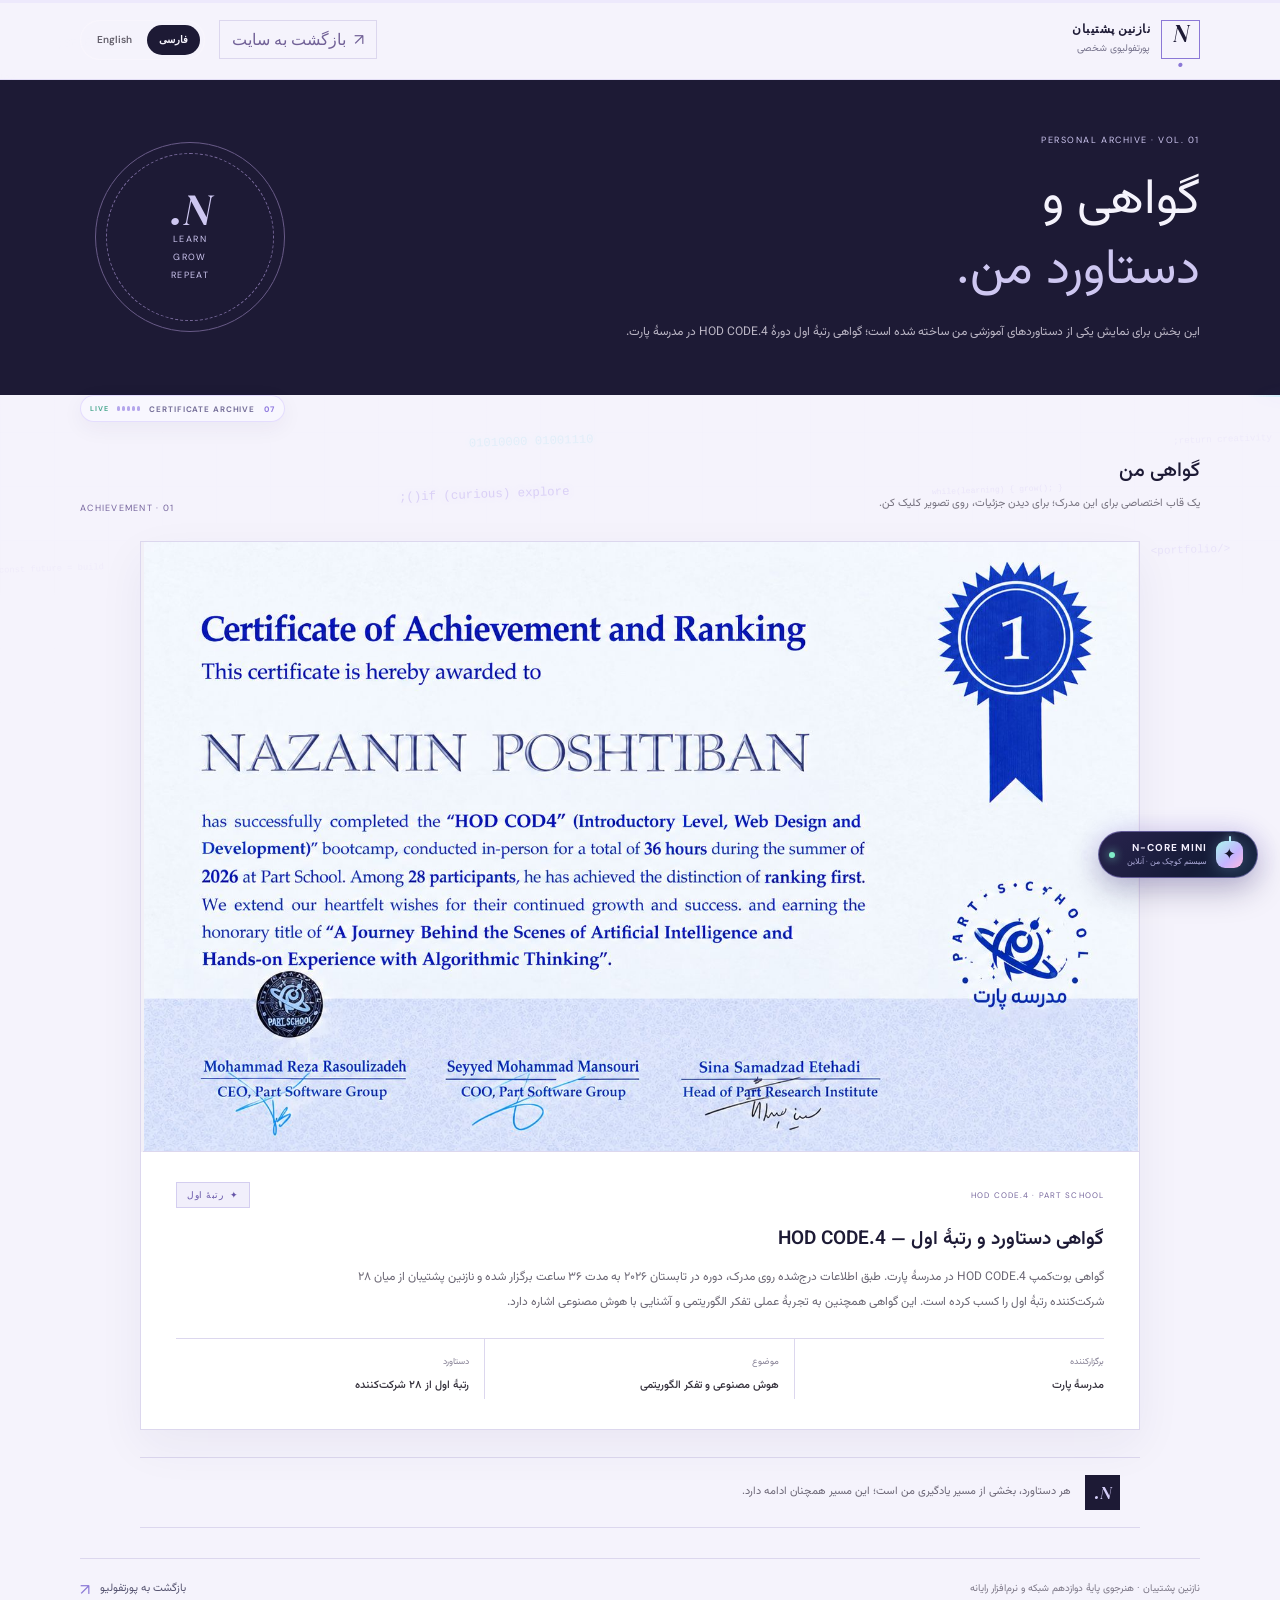
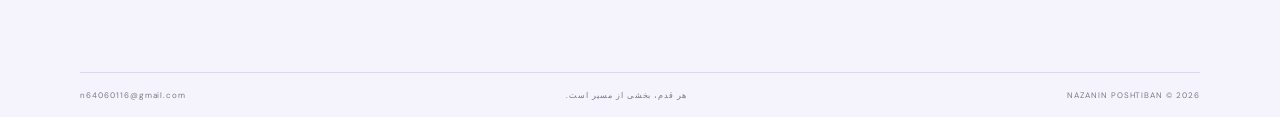
<file: certificates.html>
<!DOCTYPE html>
<html data-lang="fa" dir="rtl" lang="fa">
 <head>
  <meta charset="utf-8"/>
  <meta content="width=device-width, initial-scale=1, viewport-fit=cover" name="viewport"/>
  <meta content="#1d1a35" name="theme-color"/>
  <meta content="Certificates and achievements — Nazanin Poshtiban" name="description"/>
  <title data-en="Certificates &amp; Achievements — Nazanin Poshtiban" data-fa="گواهی‌ها و دستاوردها — نازنین پشتیبان">
   گواهی‌ها و دستاوردها — نازنین پشتیبان
  </title>
  <link href="assets/favicon.svg" rel="icon" type="image/svg+xml"/>
  <link href="css/site.css" rel="stylesheet"/>
 </head>
 <body class="inner-page certificate-page">
  <header class="site-header inner-header">
   <div class="shell header-inner">
    <a class="brand" href="index.html">
     <span class="brand-mark">
      N
      <span>
       .
      </span>
     </span>
     <span class="brand-copy">
      <b data-en="Nazanin Poshtiban" data-fa="نازنین پشتیبان">
       نازنین پشتیبان
      </b>
      <small data-en="Personal portfolio" data-fa="پورتفولیوی شخصی">
       پورتفولیوی شخصی
      </small>
     </span>
    </a>
    <div class="header-actions">
     <a class="back-link" href="index.html">
      <span>
       ↗
      </span>
      <span data-en="Back to portfolio" data-fa="بازگشت به سایت">
       بازگشت به سایت
      </span>
     </a>
     <div aria-label="Language / زبان" class="language-switch" role="group">
      <button aria-pressed="true" class="language-option is-active" data-set-lang="fa" type="button">
       فارسی
      </button>
      <button aria-pressed="false" class="language-option" data-set-lang="en" type="button">
       English
      </button>
     </div>
    </div>
   </div>
  </header>
  <section class="cert-hero">
   <div class="shell cert-hero-inner">
    <div>
     <span class="cert-kicker">
      PERSONAL ARCHIVE · VOL. 01
     </span>
     <h1>
      <span data-en="Certificate &amp;" data-fa="گواهی و">
       گواهی و
      </span>
      <br/>
      <em data-en="achievement." data-fa="دستاورد من.">
       دستاورد من.
      </em>
     </h1>
     <p data-en="This page presents one of my learning achievements: the first-place certificate for the HOD CODE.4 bootcamp at Part School." data-fa="این بخش برای نمایش یکی از دستاوردهای آموزشی من ساخته شده است؛ گواهی رتبهٔ اول دورهٔ HOD CODE.4 در مدرسهٔ پارت.">
      این بخش برای نمایش یکی از دستاوردهای آموزشی من ساخته شده است؛ گواهی رتبهٔ اول دورهٔ HOD CODE.4 در مدرسهٔ پارت.
     </p>
    </div>
    <div class="cert-stamp">
     <div>
      <b>
       N.
      </b>
      LEARN
      <br/>
      GROW
      <br/>
      REPEAT
     </div>
    </div>
   </div>
  </section>
  <main class="shell cert-main">
   <div class="cert-toolbar">
    <div>
     <h2 data-en="My certificate" data-fa="گواهی من">
      گواهی من
     </h2>
     <p data-en="One dedicated frame for this certificate. Select the image to view it at full size." data-fa="یک قاب اختصاصی برای این مدرک؛ برای دیدن جزئیات، روی تصویر کلیک کن.">
      یک قاب اختصاصی برای این مدرک؛ برای دیدن جزئیات، روی تصویر کلیک کن.
     </p>
    </div>
    <span class="cert-counter">
     ACHIEVEMENT · 01
    </span>
   </div>
   <div class="certificate-grid certificate-grid-single">
    <article class="certificate-card certificate-card-featured has-image">
     <a aria-label="Open certificate at full size" class="certificate-image-link" href="assets/certificates/hod-code4-certificate.jpg" rel="noopener" target="_blank">
      <div class="certificate-preview">
       <img alt="Certificate of Achievement and Ranking — Nazanin Poshtiban, HOD CODE.4, Part School" loading="eager" src="assets/certificates/hod-code4-certificate.jpg"/>
       <span class="certificate-zoom-badge">
        <span data-en="View full image" data-fa="مشاهدهٔ تصویر کامل">
         مشاهدهٔ تصویر کامل
        </span>
        <span aria-hidden="true">
         ↗
        </span>
       </span>
      </div>
     </a>
     <div class="certificate-info">
      <div class="certificate-info-top">
       <span class="certificate-index">
        HOD CODE.4 · PART SCHOOL
       </span>
       <span class="certificate-rank">
        <span aria-hidden="true">
         ✦
        </span>
        <span data-en="FIRST PLACE" data-fa="رتبهٔ اول">
         رتبهٔ اول
        </span>
       </span>
      </div>
      <h3 data-en="Certificate of Achievement &amp; First Place — HOD CODE.4" data-fa="گواهی دستاورد و رتبهٔ اول — HOD CODE.4">
       گواهی دستاورد و رتبهٔ اول — HOD CODE.4
      </h3>
      <p data-en="Certificate for the HOD CODE.4 bootcamp at Part School. As printed on the certificate, the program took place in Summer 2026 for 36 hours, and Nazanin Poshtiban achieved first place among 28 participants. The certificate also recognizes a journey into artificial intelligence and hands-on algorithmic thinking." data-fa="گواهی بوت‌کمپ HOD CODE.4 در مدرسهٔ پارت. طبق اطلاعات درج‌شده روی مدرک، دوره در تابستان ۲۰۲۶ به مدت ۳۶ ساعت برگزار شده و نازنین پشتیبان از میان ۲۸ شرکت‌کننده رتبهٔ اول را کسب کرده است. این گواهی همچنین به تجربهٔ عملی تفکر الگوریتمی و آشنایی با هوش مصنوعی اشاره دارد.">
       گواهی بوت‌کمپ HOD CODE.4 در مدرسهٔ پارت. طبق اطلاعات درج‌شده روی مدرک، دوره در تابستان ۲۰۲۶ به مدت ۳۶ ساعت برگزار شده و نازنین پشتیبان از میان ۲۸ شرکت‌کننده رتبهٔ اول را کسب کرده است. این گواهی همچنین به تجربهٔ عملی تفکر الگوریتمی و آشنایی با هوش مصنوعی اشاره دارد.
      </p>
      <div class="certificate-meta">
       <div>
        <span data-en="Organizer" data-fa="برگزارکننده">
         برگزارکننده
        </span>
        <strong data-en="Part School" data-fa="مدرسهٔ پارت">
         مدرسهٔ پارت
        </strong>
       </div>
       <div>
        <span data-en="Subject" data-fa="موضوع">
         موضوع
        </span>
        <strong data-en="AI &amp; Algorithmic Thinking" data-fa="هوش مصنوعی و تفکر الگوریتمی">
         هوش مصنوعی و تفکر الگوریتمی
        </strong>
       </div>
       <div>
        <span data-en="Achievement" data-fa="دستاورد">
         دستاورد
        </span>
        <strong data-en="1st place out of 28 participants" data-fa="رتبهٔ اول از ۲۸ شرکت‌کننده">
         رتبهٔ اول از ۲۸ شرکت‌کننده
        </strong>
       </div>
      </div>
     </div>
    </article>
   </div>
   <div class="certificate-note">
    <span class="certificate-note-mark">
     N.
    </span>
    <p data-en="Every achievement is one part of my learning journey—and the journey continues." data-fa="هر دستاورد، بخشی از مسیر یادگیری من است؛ این مسیر همچنان ادامه دارد.">
     هر دستاورد، بخشی از مسیر یادگیری من است؛ این مسیر همچنان ادامه دارد.
    </p>
   </div>
   <div class="detail-bottom">
    <p data-en="Nazanin Poshtiban · Grade 12 Computer Networking &amp; Software student" data-fa="نازنین پشتیبان · هنرجوی پایهٔ دوازدهم شبکه و نرم‌افزار رایانه">
     نازنین پشتیبان · هنرجوی پایهٔ دوازدهم شبکه و نرم‌افزار رایانه
    </p>
    <a class="text-link" href="index.html">
     <span data-en="Return to portfolio" data-fa="بازگشت به پورتفولیو">
      بازگشت به پورتفولیو
     </span>
     <span>
      ↗
     </span>
    </a>
   </div>
  </main>
  <footer class="shell inner-footer">
   <span>
    NAZANIN POSHTIBAN © 2026
   </span>
   <span data-en="Every step is part of the journey." data-fa="هر قدم، بخشی از مسیر است.">
    هر قدم، بخشی از مسیر است.
   </span>
   <a href="mailto:n64060116@gmail.com">
    n64060116@gmail.com
   </a>
  </footer>
  <script src="js/app.js">
  </script>
 </body>
</html>
</file>
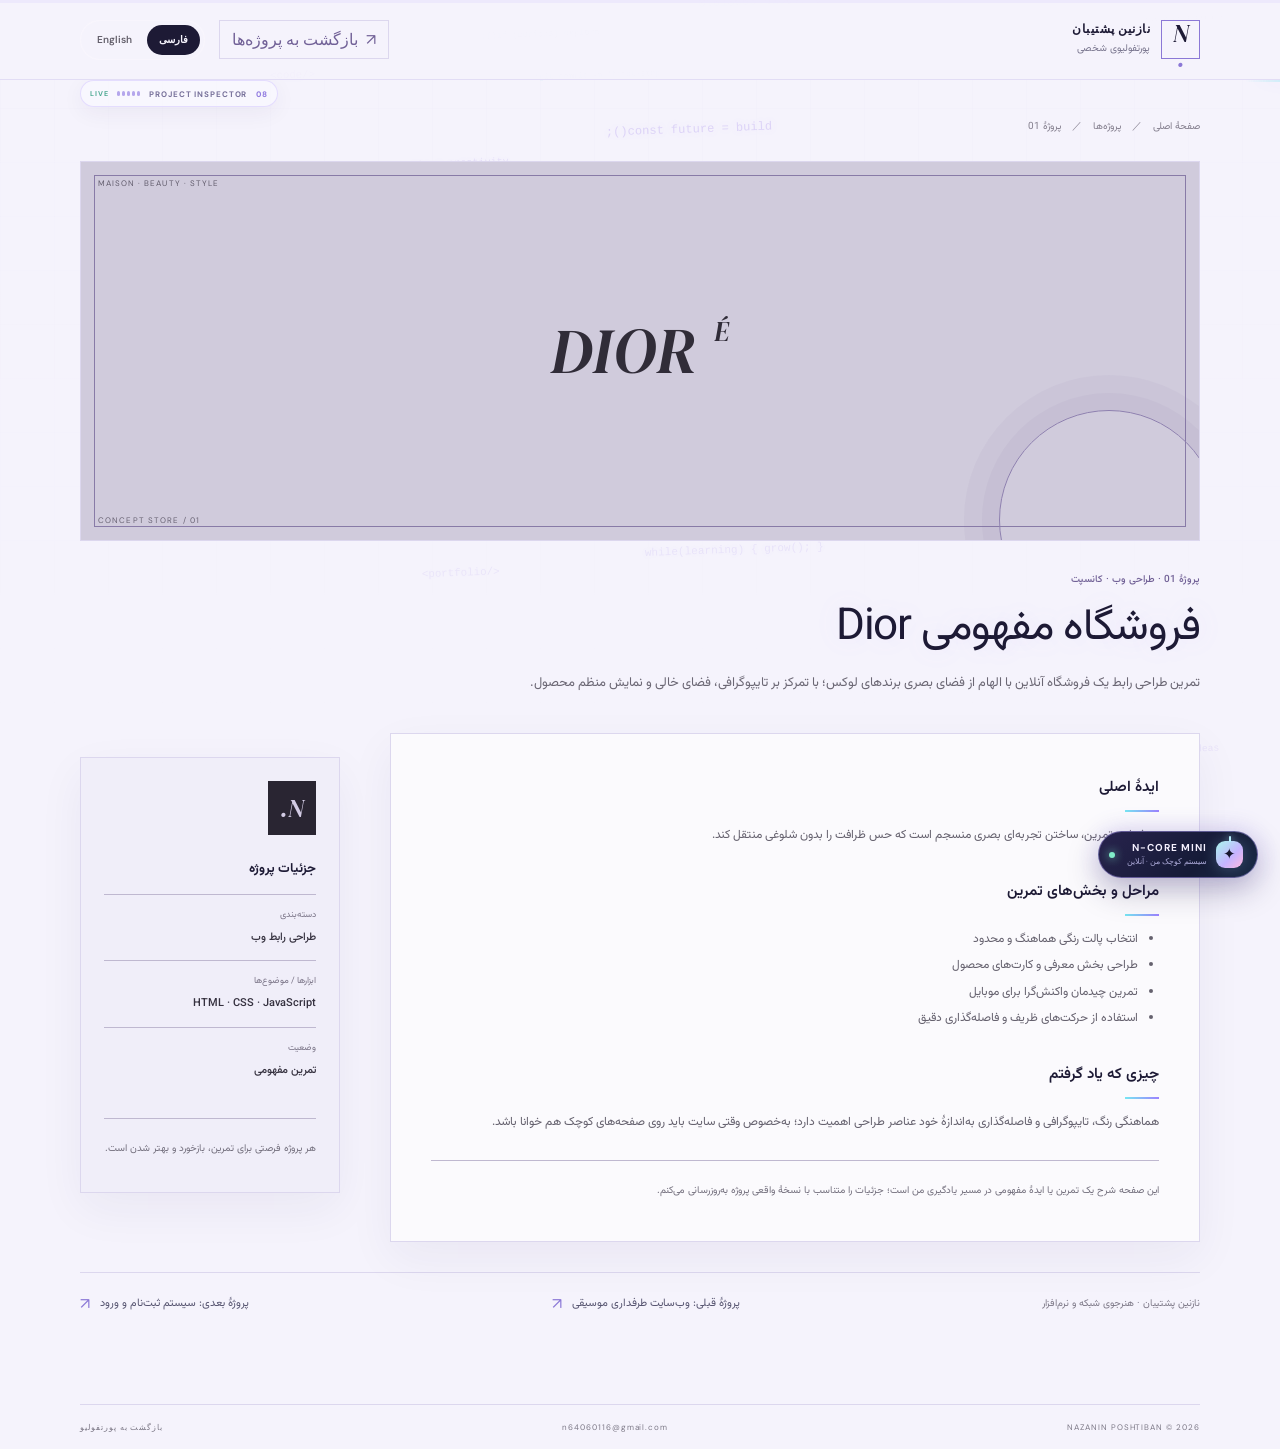
<file: projects/project-01.html>
<!DOCTYPE html>
<html data-lang="fa" dir="rtl" lang="fa">
 <head>
  <meta charset="utf-8"/>
  <meta content="width=device-width, initial-scale=1, viewport-fit=cover" name="viewport"/>
  <meta content="#1d1a35" name="theme-color"/>
  <meta content="تمرین طراحی رابط یک فروشگاه آنلاین با الهام از فضای بصری برندهای لوکس؛ با تمرکز بر تایپوگرافی، فضای خالی و نمایش منظم محصول." name="description"/>
  <title data-en="Dior Concept Store | Nazanin Poshtiban Portfolio" data-fa="فروشگاه مفهومی Dior | پورتفولیوی نازنین پشتیبان">
   فروشگاه مفهومی Dior | پورتفولیوی نازنین پشتیبان
  </title>
  <link href="../assets/favicon.svg" rel="icon" type="image/svg+xml"/>
  <link href="../css/site.css" rel="stylesheet"/>
 </head>
 <body class="inner-page project-detail-page">
  <header class="site-header inner-header">
   <div class="shell header-inner">
    <a aria-label="Nazanin Poshtiban home" class="brand" href="../index.html">
     <span class="brand-mark">
      N
      <span>
       .
      </span>
     </span>
     <span class="brand-copy">
      <b data-en="Nazanin Poshtiban" data-fa="نازنین پشتیبان">
       نازنین پشتیبان
      </b>
      <small data-en="Personal portfolio" data-fa="پورتفولیوی شخصی">
       پورتفولیوی شخصی
      </small>
     </span>
    </a>
    <div class="header-actions">
     <a class="back-link" href="../index.html#projects">
      <span aria-hidden="true">
       ↗
      </span>
      <span data-en="Back to projects" data-fa="بازگشت به پروژه‌ها">
       بازگشت به پروژه‌ها
      </span>
     </a>
     <div aria-label="Language / زبان" class="language-switch" role="group">
      <button aria-pressed="true" class="language-option is-active" data-set-lang="fa" type="button">
       فارسی
      </button>
      <button aria-pressed="false" class="language-option" data-set-lang="en" type="button">
       English
      </button>
     </div>
    </div>
   </div>
  </header>
  <main class="shell inner-main" id="main">
   <nav aria-label="Breadcrumb" class="breadcrumbs">
    <a data-en="Home" data-fa="صفحهٔ اصلی" href="../index.html">
     صفحهٔ اصلی
    </a>
    <span aria-hidden="true">
     ／
    </span>
    <a data-en="Projects" data-fa="پروژه‌ها" href="../index.html#projects">
     پروژه‌ها
    </a>
    <span aria-hidden="true">
     ／
    </span>
    <span data-en="Project 01" data-fa="پروژهٔ 01">
     پروژهٔ 01
    </span>
   </nav>
   <div aria-label="Project concept artwork" class="project-hero-visual">
    <div class="visual-art visual-dior">
     <span class="art-overline">
      MAISON · BEAUTY · STYLE
     </span>
     <div class="art-dior">
      DIOR
      <span>
       É
      </span>
     </div>
     <span class="art-circle">
     </span>
     <span class="art-foot">
      CONCEPT STORE / 01
     </span>
    </div>
   </div>
   <p class="project-meta" data-en="PROJECT 01 · Web design · Concept" data-fa="پروژهٔ 01 · طراحی وب · کانسپت">
    پروژهٔ 01 · طراحی وب · کانسپت
   </p>
   <h1 class="detail-title" data-en="Dior Concept Store" data-fa="فروشگاه مفهومی Dior">
    فروشگاه مفهومی Dior
   </h1>
   <p class="detail-summary" data-en="A user-interface concept for an online store inspired by luxury-brand aesthetics, focusing on typography, whitespace, and clear product presentation." data-fa="تمرین طراحی رابط یک فروشگاه آنلاین با الهام از فضای بصری برندهای لوکس؛ با تمرکز بر تایپوگرافی، فضای خالی و نمایش منظم محصول.">
    تمرین طراحی رابط یک فروشگاه آنلاین با الهام از فضای بصری برندهای لوکس؛ با تمرکز بر تایپوگرافی، فضای خالی و نمایش منظم محصول.
   </p>
   <div class="detail-columns">
    <article class="detail-copy">
     <h2 data-en="The idea" data-fa="ایدهٔ اصلی">
      ایدهٔ اصلی
     </h2>
     <p data-en="The goal of this practice project is to create a consistent visual experience that feels refined without becoming cluttered." data-fa="هدف این تمرین، ساختن تجربه‌ای بصری منسجم است که حس ظرافت را بدون شلوغی منتقل کند.">
      هدف این تمرین، ساختن تجربه‌ای بصری منسجم است که حس ظرافت را بدون شلوغی منتقل کند.
     </p>
     <h2 data-en="Project steps" data-fa="مراحل و بخش‌های تمرین">
      مراحل و بخش‌های تمرین
     </h2>
     <ul>
      <li data-en="Choosing a restrained, consistent color palette" data-fa="انتخاب پالت رنگی هماهنگ و محدود">
       انتخاب پالت رنگی هماهنگ و محدود
      </li>
      <li data-en="Designing the introduction and product cards" data-fa="طراحی بخش معرفی و کارت‌های محصول">
       طراحی بخش معرفی و کارت‌های محصول
      </li>
      <li data-en="Practicing responsive layouts for mobile" data-fa="تمرین چیدمان واکنش‌گرا برای موبایل">
       تمرین چیدمان واکنش‌گرا برای موبایل
      </li>
      <li data-en="Using subtle motion and careful spacing" data-fa="استفاده از حرکت‌های ظریف و فاصله‌گذاری دقیق">
       استفاده از حرکت‌های ظریف و فاصله‌گذاری دقیق
      </li>
     </ul>
     <h2 data-en="What I learned" data-fa="چیزی که یاد گرفتم">
      چیزی که یاد گرفتم
     </h2>
     <p data-en="Color, typography, and spacing matter as much as the design elements themselves—especially when a site must remain readable on small screens." data-fa="هماهنگی رنگ، تایپوگرافی و فاصله‌گذاری به‌اندازهٔ خود عناصر طراحی اهمیت دارد؛ به‌خصوص وقتی سایت باید روی صفحه‌های کوچک هم خوانا باشد.">
      هماهنگی رنگ، تایپوگرافی و فاصله‌گذاری به‌اندازهٔ خود عناصر طراحی اهمیت دارد؛ به‌خصوص وقتی سایت باید روی صفحه‌های کوچک هم خوانا باشد.
     </p>
     <div class="editorial-note" data-en="This page describes a practice exercise or concept in my learning journey. I will update the details to match the actual state of the project." data-fa="این صفحه شرح یک تمرین یا ایدهٔ مفهومی در مسیر یادگیری من است؛ جزئیات را متناسب با نسخهٔ واقعی پروژه به‌روزرسانی می‌کنم.">
      این صفحه شرح یک تمرین یا ایدهٔ مفهومی در مسیر یادگیری من است؛ جزئیات را متناسب با نسخهٔ واقعی پروژه به‌روزرسانی می‌کنم.
     </div>
    </article>
    <aside class="detail-aside">
     <div class="aside-monogram">
      N.
     </div>
     <h3 data-en="Project details" data-fa="جزئیات پروژه">
      جزئیات پروژه
     </h3>
     <div class="meta-row">
      <span data-en="Category" data-fa="دسته‌بندی">
       دسته‌بندی
      </span>
      <b data-en="Web interface design" data-fa="طراحی رابط وب">
       طراحی رابط وب
      </b>
     </div>
     <div class="meta-row">
      <span data-en="Tools / Topics" data-fa="ابزارها / موضوع‌ها">
       ابزارها / موضوع‌ها
      </span>
      <b data-en="HTML · CSS · JavaScript" data-fa="HTML · CSS · JavaScript">
       HTML · CSS · JavaScript
      </b>
     </div>
     <div class="meta-row">
      <span data-en="Status" data-fa="وضعیت">
       وضعیت
      </span>
      <b data-en="Concept practice" data-fa="تمرین مفهومی">
       تمرین مفهومی
      </b>
     </div>
     <p class="editorial-note" data-en="Every project is a chance to practice, get feedback, and improve." data-fa="هر پروژه فرصتی برای تمرین، بازخورد و بهتر شدن است.">
      هر پروژه فرصتی برای تمرین، بازخورد و بهتر شدن است.
     </p>
    </aside>
   </div>
   <div class="detail-bottom">
    <p data-en="Nazanin Poshtiban · Computer Networking &amp; Software student" data-fa="نازنین پشتیبان · هنرجوی شبکه و نرم‌افزار">
     نازنین پشتیبان · هنرجوی شبکه و نرم‌افزار
    </p>
    <a class="text-link" href="project-06.html">
     <span data-en="Previous: Music Fan Website Concept" data-fa="پروژهٔ قبلی: وب‌سایت طرفداری موسیقی">
      پروژهٔ قبلی: وب‌سایت طرفداری موسیقی
     </span>
     <span aria-hidden="true">
      ↗
     </span>
    </a>
    <a class="text-link" href="project-02.html">
     <span data-en="Next: Registration &amp; Login System" data-fa="پروژهٔ بعدی: سیستم ثبت‌نام و ورود">
      پروژهٔ بعدی: سیستم ثبت‌نام و ورود
     </span>
     <span aria-hidden="true">
      ↗
     </span>
    </a>
   </div>
  </main>
  <footer class="shell inner-footer">
   <span>
    NAZANIN POSHTIBAN © 2026
   </span>
   <a href="mailto:n64060116@gmail.com">
    n64060116@gmail.com
   </a>
   <a data-en="Return to portfolio" data-fa="بازگشت به پورتفولیو" href="../index.html">
    بازگشت به پورتفولیو
   </a>
  </footer>
  <script src="../js/app.js">
  </script>
 </body>
</html>
</file>
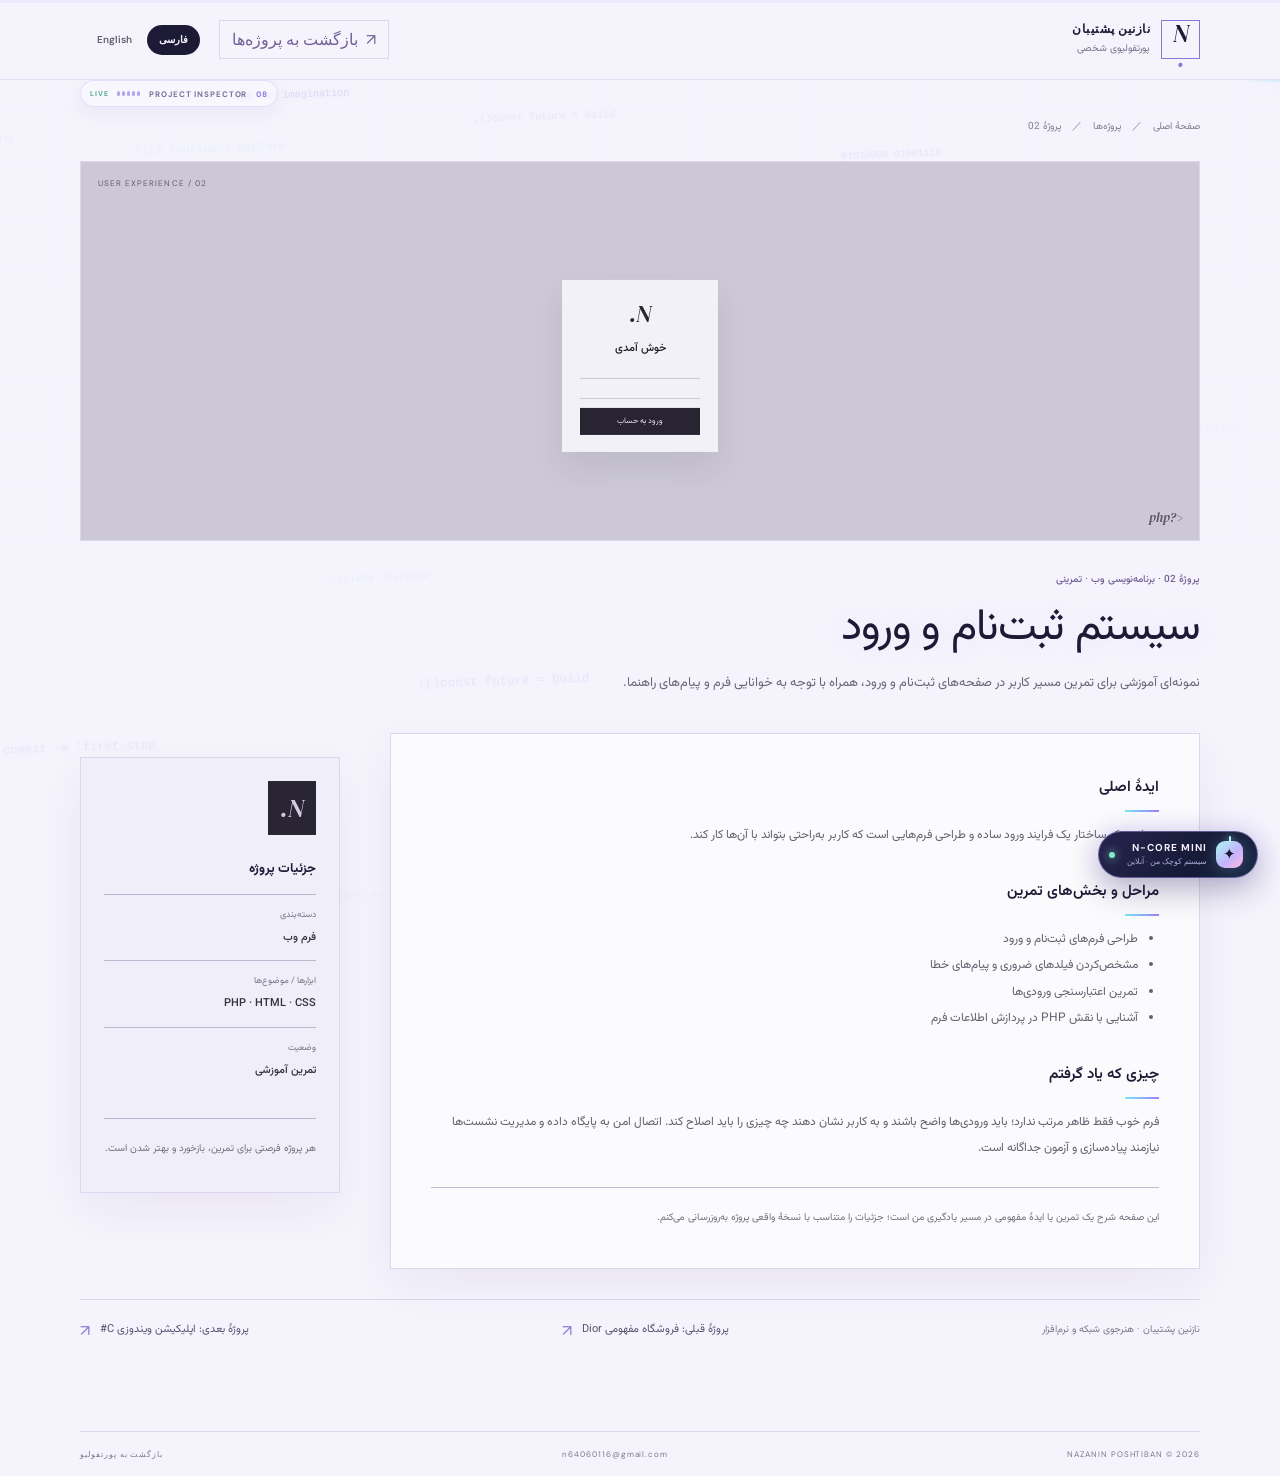
<file: projects/project-02.html>
<!DOCTYPE html>
<html data-lang="fa" dir="rtl" lang="fa">
 <head>
  <meta charset="utf-8"/>
  <meta content="width=device-width, initial-scale=1, viewport-fit=cover" name="viewport"/>
  <meta content="#1d1a35" name="theme-color"/>
  <meta content="نمونه‌ای آموزشی برای تمرین مسیر کاربر در صفحه‌های ثبت‌نام و ورود، همراه با توجه به خوانایی فرم و پیام‌های راهنما." name="description"/>
  <title data-en="Registration &amp; Login System | Nazanin Poshtiban Portfolio" data-fa="سیستم ثبت‌نام و ورود | پورتفولیوی نازنین پشتیبان">
   سیستم ثبت‌نام و ورود | پورتفولیوی نازنین پشتیبان
  </title>
  <link href="../assets/favicon.svg" rel="icon" type="image/svg+xml"/>
  <link href="../css/site.css" rel="stylesheet"/>
 </head>
 <body class="inner-page project-detail-page">
  <header class="site-header inner-header">
   <div class="shell header-inner">
    <a aria-label="Nazanin Poshtiban home" class="brand" href="../index.html">
     <span class="brand-mark">
      N
      <span>
       .
      </span>
     </span>
     <span class="brand-copy">
      <b data-en="Nazanin Poshtiban" data-fa="نازنین پشتیبان">
       نازنین پشتیبان
      </b>
      <small data-en="Personal portfolio" data-fa="پورتفولیوی شخصی">
       پورتفولیوی شخصی
      </small>
     </span>
    </a>
    <div class="header-actions">
     <a class="back-link" href="../index.html#projects">
      <span aria-hidden="true">
       ↗
      </span>
      <span data-en="Back to projects" data-fa="بازگشت به پروژه‌ها">
       بازگشت به پروژه‌ها
      </span>
     </a>
     <div aria-label="Language / زبان" class="language-switch" role="group">
      <button aria-pressed="true" class="language-option is-active" data-set-lang="fa" type="button">
       فارسی
      </button>
      <button aria-pressed="false" class="language-option" data-set-lang="en" type="button">
       English
      </button>
     </div>
    </div>
   </div>
  </header>
  <main class="shell inner-main" id="main">
   <nav aria-label="Breadcrumb" class="breadcrumbs">
    <a data-en="Home" data-fa="صفحهٔ اصلی" href="../index.html">
     صفحهٔ اصلی
    </a>
    <span aria-hidden="true">
     ／
    </span>
    <a data-en="Projects" data-fa="پروژه‌ها" href="../index.html#projects">
     پروژه‌ها
    </a>
    <span aria-hidden="true">
     ／
    </span>
    <span data-en="Project 02" data-fa="پروژهٔ 02">
     پروژهٔ 02
    </span>
   </nav>
   <div aria-label="Project concept artwork" class="project-hero-visual">
    <div class="visual-art visual-php">
     <span class="art-overline">
      USER EXPERIENCE / 02
     </span>
     <div class="fake-form">
      <span class="fake-brand">
       N.
      </span>
      <b data-en="Welcome" data-fa="خوش آمدی">
       خوش آمدی
      </b>
      <i>
      </i>
      <i>
      </i>
      <em data-en="Sign in" data-fa="ورود به حساب">
       ورود به حساب
      </em>
     </div>
     <span class="art-code">
      &lt;?php
     </span>
    </div>
   </div>
   <p class="project-meta" data-en="PROJECT 02 · Web programming · Practice" data-fa="پروژهٔ 02 · برنامه‌نویسی وب · تمرینی">
    پروژهٔ 02 · برنامه‌نویسی وب · تمرینی
   </p>
   <h1 class="detail-title" data-en="Registration &amp; Login System" data-fa="سیستم ثبت‌نام و ورود">
    سیستم ثبت‌نام و ورود
   </h1>
   <p class="detail-summary" data-en="An educational exercise for practicing the user flow across registration and login screens, with an emphasis on readable forms and helpful messages." data-fa="نمونه‌ای آموزشی برای تمرین مسیر کاربر در صفحه‌های ثبت‌نام و ورود، همراه با توجه به خوانایی فرم و پیام‌های راهنما.">
    نمونه‌ای آموزشی برای تمرین مسیر کاربر در صفحه‌های ثبت‌نام و ورود، همراه با توجه به خوانایی فرم و پیام‌های راهنما.
   </p>
   <div class="detail-columns">
    <article class="detail-copy">
     <h2 data-en="The idea" data-fa="ایدهٔ اصلی">
      ایدهٔ اصلی
     </h2>
     <p data-en="The goal is to understand the structure of a simple sign-in flow and design forms that are easy to use." data-fa="هدف، درک ساختار یک فرایند ورود ساده و طراحی فرم‌هایی است که کاربر به‌راحتی بتواند با آن‌ها کار کند.">
      هدف، درک ساختار یک فرایند ورود ساده و طراحی فرم‌هایی است که کاربر به‌راحتی بتواند با آن‌ها کار کند.
     </p>
     <h2 data-en="Project steps" data-fa="مراحل و بخش‌های تمرین">
      مراحل و بخش‌های تمرین
     </h2>
     <ul>
      <li data-en="Designing registration and login forms" data-fa="طراحی فرم‌های ثبت‌نام و ورود">
       طراحی فرم‌های ثبت‌نام و ورود
      </li>
      <li data-en="Identifying required fields and error messages" data-fa="مشخص‌کردن فیلدهای ضروری و پیام‌های خطا">
       مشخص‌کردن فیلدهای ضروری و پیام‌های خطا
      </li>
      <li data-en="Practicing input validation" data-fa="تمرین اعتبارسنجی ورودی‌ها">
       تمرین اعتبارسنجی ورودی‌ها
      </li>
      <li data-en="Exploring how PHP can process form data" data-fa="آشنایی با نقش PHP در پردازش اطلاعات فرم">
       آشنایی با نقش PHP در پردازش اطلاعات فرم
      </li>
     </ul>
     <h2 data-en="What I learned" data-fa="چیزی که یاد گرفتم">
      چیزی که یاد گرفتم
     </h2>
     <p data-en="A good form needs more than a clean appearance: inputs must be clear and feedback should help people correct mistakes. Secure database integration and session handling require separate implementation and testing." data-fa="فرم خوب فقط ظاهر مرتب ندارد؛ باید ورودی‌ها واضح باشند و به کاربر نشان دهند چه چیزی را باید اصلاح کند. اتصال امن به پایگاه داده و مدیریت نشست‌ها نیازمند پیاده‌سازی و آزمون جداگانه است.">
      فرم خوب فقط ظاهر مرتب ندارد؛ باید ورودی‌ها واضح باشند و به کاربر نشان دهند چه چیزی را باید اصلاح کند. اتصال امن به پایگاه داده و مدیریت نشست‌ها نیازمند پیاده‌سازی و آزمون جداگانه است.
     </p>
     <div class="editorial-note" data-en="This page describes a practice exercise or concept in my learning journey. I will update the details to match the actual state of the project." data-fa="این صفحه شرح یک تمرین یا ایدهٔ مفهومی در مسیر یادگیری من است؛ جزئیات را متناسب با نسخهٔ واقعی پروژه به‌روزرسانی می‌کنم.">
      این صفحه شرح یک تمرین یا ایدهٔ مفهومی در مسیر یادگیری من است؛ جزئیات را متناسب با نسخهٔ واقعی پروژه به‌روزرسانی می‌کنم.
     </div>
    </article>
    <aside class="detail-aside">
     <div class="aside-monogram">
      N.
     </div>
     <h3 data-en="Project details" data-fa="جزئیات پروژه">
      جزئیات پروژه
     </h3>
     <div class="meta-row">
      <span data-en="Category" data-fa="دسته‌بندی">
       دسته‌بندی
      </span>
      <b data-en="Web forms" data-fa="فرم وب">
       فرم وب
      </b>
     </div>
     <div class="meta-row">
      <span data-en="Tools / Topics" data-fa="ابزارها / موضوع‌ها">
       ابزارها / موضوع‌ها
      </span>
      <b data-en="PHP · HTML · CSS" data-fa="PHP · HTML · CSS">
       PHP · HTML · CSS
      </b>
     </div>
     <div class="meta-row">
      <span data-en="Status" data-fa="وضعیت">
       وضعیت
      </span>
      <b data-en="Learning exercise" data-fa="تمرین آموزشی">
       تمرین آموزشی
      </b>
     </div>
     <p class="editorial-note" data-en="Every project is a chance to practice, get feedback, and improve." data-fa="هر پروژه فرصتی برای تمرین، بازخورد و بهتر شدن است.">
      هر پروژه فرصتی برای تمرین، بازخورد و بهتر شدن است.
     </p>
    </aside>
   </div>
   <div class="detail-bottom">
    <p data-en="Nazanin Poshtiban · Computer Networking &amp; Software student" data-fa="نازنین پشتیبان · هنرجوی شبکه و نرم‌افزار">
     نازنین پشتیبان · هنرجوی شبکه و نرم‌افزار
    </p>
    <a class="text-link" href="project-01.html">
     <span data-en="Previous: Dior Concept Store" data-fa="پروژهٔ قبلی: فروشگاه مفهومی Dior">
      پروژهٔ قبلی: فروشگاه مفهومی Dior
     </span>
     <span aria-hidden="true">
      ↗
     </span>
    </a>
    <a class="text-link" href="project-03.html">
     <span data-en="Next: C# Desktop App Concept" data-fa="پروژهٔ بعدی: اپلیکیشن ویندوزی C#">
      پروژهٔ بعدی: اپلیکیشن ویندوزی C#
     </span>
     <span aria-hidden="true">
      ↗
     </span>
    </a>
   </div>
  </main>
  <footer class="shell inner-footer">
   <span>
    NAZANIN POSHTIBAN © 2026
   </span>
   <a href="mailto:n64060116@gmail.com">
    n64060116@gmail.com
   </a>
   <a data-en="Return to portfolio" data-fa="بازگشت به پورتفولیو" href="../index.html">
    بازگشت به پورتفولیو
   </a>
  </footer>
  <script src="../js/app.js">
  </script>
 </body>
</html>
</file>
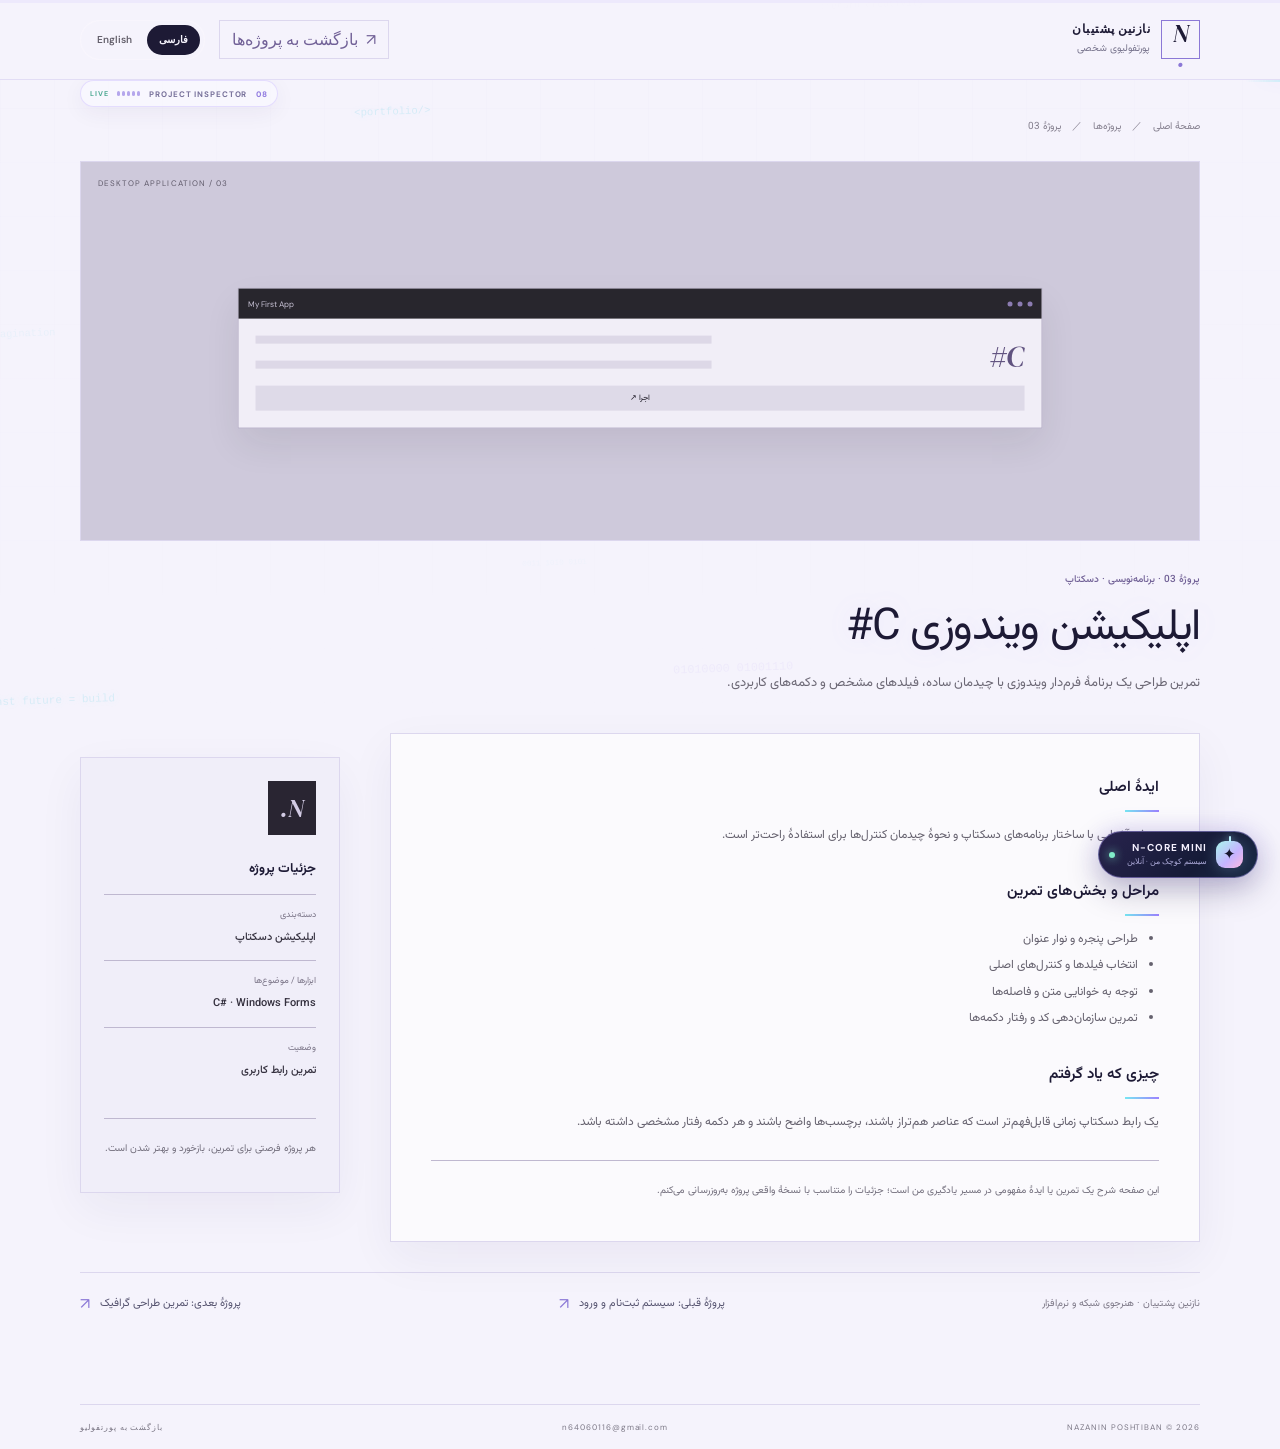
<file: projects/project-03.html>
<!DOCTYPE html>
<html data-lang="fa" dir="rtl" lang="fa">
 <head>
  <meta charset="utf-8"/>
  <meta content="width=device-width, initial-scale=1, viewport-fit=cover" name="viewport"/>
  <meta content="#1d1a35" name="theme-color"/>
  <meta content="تمرین طراحی یک برنامهٔ فرم‌دار ویندوزی با چیدمان ساده، فیلدهای مشخص و دکمه‌های کاربردی." name="description"/>
  <title data-en="C# Desktop App Concept | Nazanin Poshtiban Portfolio" data-fa="اپلیکیشن ویندوزی C# | پورتفولیوی نازنین پشتیبان">
   اپلیکیشن ویندوزی C# | پورتفولیوی نازنین پشتیبان
  </title>
  <link href="../assets/favicon.svg" rel="icon" type="image/svg+xml"/>
  <link href="../css/site.css" rel="stylesheet"/>
 </head>
 <body class="inner-page project-detail-page">
  <header class="site-header inner-header">
   <div class="shell header-inner">
    <a aria-label="Nazanin Poshtiban home" class="brand" href="../index.html">
     <span class="brand-mark">
      N
      <span>
       .
      </span>
     </span>
     <span class="brand-copy">
      <b data-en="Nazanin Poshtiban" data-fa="نازنین پشتیبان">
       نازنین پشتیبان
      </b>
      <small data-en="Personal portfolio" data-fa="پورتفولیوی شخصی">
       پورتفولیوی شخصی
      </small>
     </span>
    </a>
    <div class="header-actions">
     <a class="back-link" href="../index.html#projects">
      <span aria-hidden="true">
       ↗
      </span>
      <span data-en="Back to projects" data-fa="بازگشت به پروژه‌ها">
       بازگشت به پروژه‌ها
      </span>
     </a>
     <div aria-label="Language / زبان" class="language-switch" role="group">
      <button aria-pressed="true" class="language-option is-active" data-set-lang="fa" type="button">
       فارسی
      </button>
      <button aria-pressed="false" class="language-option" data-set-lang="en" type="button">
       English
      </button>
     </div>
    </div>
   </div>
  </header>
  <main class="shell inner-main" id="main">
   <nav aria-label="Breadcrumb" class="breadcrumbs">
    <a data-en="Home" data-fa="صفحهٔ اصلی" href="../index.html">
     صفحهٔ اصلی
    </a>
    <span aria-hidden="true">
     ／
    </span>
    <a data-en="Projects" data-fa="پروژه‌ها" href="../index.html#projects">
     پروژه‌ها
    </a>
    <span aria-hidden="true">
     ／
    </span>
    <span data-en="Project 03" data-fa="پروژهٔ 03">
     پروژهٔ 03
    </span>
   </nav>
   <div aria-label="Project concept artwork" class="project-hero-visual">
    <div class="visual-art visual-csharp">
     <span class="art-overline">
      DESKTOP APPLICATION / 03
     </span>
     <div class="fake-window">
      <div class="fake-window-top">
       <i>
       </i>
       <i>
       </i>
       <i>
       </i>
       <span>
        My First App
       </span>
      </div>
      <div class="fake-window-body">
       <b>
        C#
       </b>
       <span>
       </span>
       <span>
       </span>
       <em data-en="Run ↗" data-fa="اجرا ↗">
        اجرا ↗
       </em>
      </div>
     </div>
    </div>
   </div>
   <p class="project-meta" data-en="PROJECT 03 · Programming · Desktop" data-fa="پروژهٔ 03 · برنامه‌نویسی · دسکتاپ">
    پروژهٔ 03 · برنامه‌نویسی · دسکتاپ
   </p>
   <h1 class="detail-title" data-en="C# Desktop App Concept" data-fa="اپلیکیشن ویندوزی C#">
    اپلیکیشن ویندوزی C#
   </h1>
   <p class="detail-summary" data-en="A practice concept for a Windows Forms-style application with a simple layout, clearly labeled fields, and useful controls." data-fa="تمرین طراحی یک برنامهٔ فرم‌دار ویندوزی با چیدمان ساده، فیلدهای مشخص و دکمه‌های کاربردی.">
    تمرین طراحی یک برنامهٔ فرم‌دار ویندوزی با چیدمان ساده، فیلدهای مشخص و دکمه‌های کاربردی.
   </p>
   <div class="detail-columns">
    <article class="detail-copy">
     <h2 data-en="The idea" data-fa="ایدهٔ اصلی">
      ایدهٔ اصلی
     </h2>
     <p data-en="The goal is to become familiar with desktop application structure and arranging controls for easier use." data-fa="هدف، آشنایی با ساختار برنامه‌های دسکتاپ و نحوهٔ چیدمان کنترل‌ها برای استفادهٔ راحت‌تر است.">
      هدف، آشنایی با ساختار برنامه‌های دسکتاپ و نحوهٔ چیدمان کنترل‌ها برای استفادهٔ راحت‌تر است.
     </p>
     <h2 data-en="Project steps" data-fa="مراحل و بخش‌های تمرین">
      مراحل و بخش‌های تمرین
     </h2>
     <ul>
      <li data-en="Designing the window and title bar" data-fa="طراحی پنجره و نوار عنوان">
       طراحی پنجره و نوار عنوان
      </li>
      <li data-en="Choosing the main fields and controls" data-fa="انتخاب فیلدها و کنترل‌های اصلی">
       انتخاب فیلدها و کنترل‌های اصلی
      </li>
      <li data-en="Improving text readability and spacing" data-fa="توجه به خوانایی متن و فاصله‌ها">
       توجه به خوانایی متن و فاصله‌ها
      </li>
      <li data-en="Practicing code organization and button behavior" data-fa="تمرین سازمان‌دهی کد و رفتار دکمه‌ها">
       تمرین سازمان‌دهی کد و رفتار دکمه‌ها
      </li>
     </ul>
     <h2 data-en="What I learned" data-fa="چیزی که یاد گرفتم">
      چیزی که یاد گرفتم
     </h2>
     <p data-en="A desktop interface is easier to understand when elements align, labels are clear, and each button has a defined action." data-fa="یک رابط دسکتاپ زمانی قابل‌فهم‌تر است که عناصر هم‌تراز باشند، برچسب‌ها واضح باشند و هر دکمه رفتار مشخصی داشته باشد.">
      یک رابط دسکتاپ زمانی قابل‌فهم‌تر است که عناصر هم‌تراز باشند، برچسب‌ها واضح باشند و هر دکمه رفتار مشخصی داشته باشد.
     </p>
     <div class="editorial-note" data-en="This page describes a practice exercise or concept in my learning journey. I will update the details to match the actual state of the project." data-fa="این صفحه شرح یک تمرین یا ایدهٔ مفهومی در مسیر یادگیری من است؛ جزئیات را متناسب با نسخهٔ واقعی پروژه به‌روزرسانی می‌کنم.">
      این صفحه شرح یک تمرین یا ایدهٔ مفهومی در مسیر یادگیری من است؛ جزئیات را متناسب با نسخهٔ واقعی پروژه به‌روزرسانی می‌کنم.
     </div>
    </article>
    <aside class="detail-aside">
     <div class="aside-monogram">
      N.
     </div>
     <h3 data-en="Project details" data-fa="جزئیات پروژه">
      جزئیات پروژه
     </h3>
     <div class="meta-row">
      <span data-en="Category" data-fa="دسته‌بندی">
       دسته‌بندی
      </span>
      <b data-en="Desktop application" data-fa="اپلیکیشن دسکتاپ">
       اپلیکیشن دسکتاپ
      </b>
     </div>
     <div class="meta-row">
      <span data-en="Tools / Topics" data-fa="ابزارها / موضوع‌ها">
       ابزارها / موضوع‌ها
      </span>
      <b data-en="C# · Windows Forms" data-fa="C# · Windows Forms">
       C# · Windows Forms
      </b>
     </div>
     <div class="meta-row">
      <span data-en="Status" data-fa="وضعیت">
       وضعیت
      </span>
      <b data-en="UI practice" data-fa="تمرین رابط کاربری">
       تمرین رابط کاربری
      </b>
     </div>
     <p class="editorial-note" data-en="Every project is a chance to practice, get feedback, and improve." data-fa="هر پروژه فرصتی برای تمرین، بازخورد و بهتر شدن است.">
      هر پروژه فرصتی برای تمرین، بازخورد و بهتر شدن است.
     </p>
    </aside>
   </div>
   <div class="detail-bottom">
    <p data-en="Nazanin Poshtiban · Computer Networking &amp; Software student" data-fa="نازنین پشتیبان · هنرجوی شبکه و نرم‌افزار">
     نازنین پشتیبان · هنرجوی شبکه و نرم‌افزار
    </p>
    <a class="text-link" href="project-02.html">
     <span data-en="Previous: Registration &amp; Login System" data-fa="پروژهٔ قبلی: سیستم ثبت‌نام و ورود">
      پروژهٔ قبلی: سیستم ثبت‌نام و ورود
     </span>
     <span aria-hidden="true">
      ↗
     </span>
    </a>
    <a class="text-link" href="project-04.html">
     <span data-en="Next: Graphic Design Study" data-fa="پروژهٔ بعدی: تمرین طراحی گرافیک">
      پروژهٔ بعدی: تمرین طراحی گرافیک
     </span>
     <span aria-hidden="true">
      ↗
     </span>
    </a>
   </div>
  </main>
  <footer class="shell inner-footer">
   <span>
    NAZANIN POSHTIBAN © 2026
   </span>
   <a href="mailto:n64060116@gmail.com">
    n64060116@gmail.com
   </a>
   <a data-en="Return to portfolio" data-fa="بازگشت به پورتفولیو" href="../index.html">
    بازگشت به پورتفولیو
   </a>
  </footer>
  <script src="../js/app.js">
  </script>
 </body>
</html>
</file>
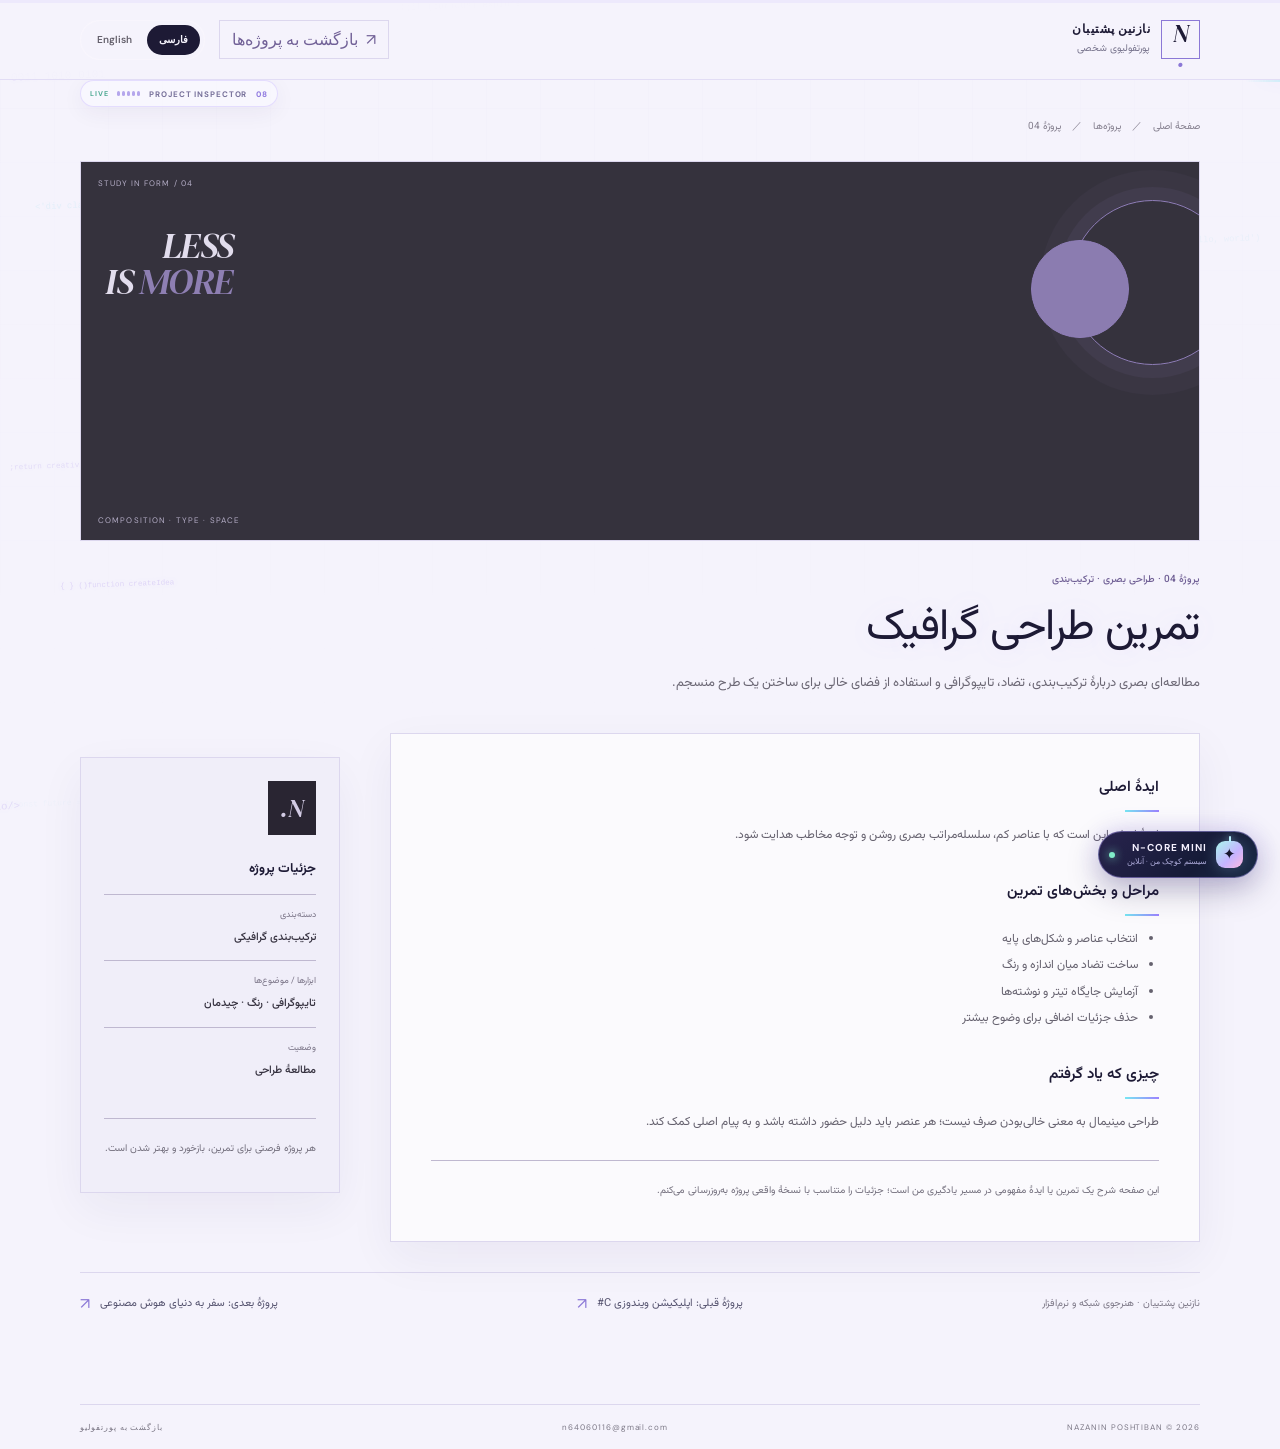
<file: projects/project-04.html>
<!DOCTYPE html>
<html data-lang="fa" dir="rtl" lang="fa">
 <head>
  <meta charset="utf-8"/>
  <meta content="width=device-width, initial-scale=1, viewport-fit=cover" name="viewport"/>
  <meta content="#1d1a35" name="theme-color"/>
  <meta content="مطالعه‌ای بصری دربارهٔ ترکیب‌بندی، تضاد، تایپوگرافی و استفاده از فضای خالی برای ساختن یک طرح منسجم." name="description"/>
  <title data-en="Graphic Design Study | Nazanin Poshtiban Portfolio" data-fa="تمرین طراحی گرافیک | پورتفولیوی نازنین پشتیبان">
   تمرین طراحی گرافیک | پورتفولیوی نازنین پشتیبان
  </title>
  <link href="../assets/favicon.svg" rel="icon" type="image/svg+xml"/>
  <link href="../css/site.css" rel="stylesheet"/>
 </head>
 <body class="inner-page project-detail-page">
  <header class="site-header inner-header">
   <div class="shell header-inner">
    <a aria-label="Nazanin Poshtiban home" class="brand" href="../index.html">
     <span class="brand-mark">
      N
      <span>
       .
      </span>
     </span>
     <span class="brand-copy">
      <b data-en="Nazanin Poshtiban" data-fa="نازنین پشتیبان">
       نازنین پشتیبان
      </b>
      <small data-en="Personal portfolio" data-fa="پورتفولیوی شخصی">
       پورتفولیوی شخصی
      </small>
     </span>
    </a>
    <div class="header-actions">
     <a class="back-link" href="../index.html#projects">
      <span aria-hidden="true">
       ↗
      </span>
      <span data-en="Back to projects" data-fa="بازگشت به پروژه‌ها">
       بازگشت به پروژه‌ها
      </span>
     </a>
     <div aria-label="Language / زبان" class="language-switch" role="group">
      <button aria-pressed="true" class="language-option is-active" data-set-lang="fa" type="button">
       فارسی
      </button>
      <button aria-pressed="false" class="language-option" data-set-lang="en" type="button">
       English
      </button>
     </div>
    </div>
   </div>
  </header>
  <main class="shell inner-main" id="main">
   <nav aria-label="Breadcrumb" class="breadcrumbs">
    <a data-en="Home" data-fa="صفحهٔ اصلی" href="../index.html">
     صفحهٔ اصلی
    </a>
    <span aria-hidden="true">
     ／
    </span>
    <a data-en="Projects" data-fa="پروژه‌ها" href="../index.html#projects">
     پروژه‌ها
    </a>
    <span aria-hidden="true">
     ／
    </span>
    <span data-en="Project 04" data-fa="پروژهٔ 04">
     پروژهٔ 04
    </span>
   </nav>
   <div aria-label="Project concept artwork" class="project-hero-visual">
    <div class="visual-art visual-graphic">
     <span class="art-overline">
      STUDY IN FORM / 04
     </span>
     <div class="graphic-shape shape-a">
     </div>
     <div class="graphic-shape shape-b">
     </div>
     <div class="graphic-title">
      LESS
      <br/>
      IS
      <em>
       MORE
      </em>
     </div>
     <span class="art-foot">
      COMPOSITION · TYPE · SPACE
     </span>
    </div>
   </div>
   <p class="project-meta" data-en="PROJECT 04 · Visual design · Composition" data-fa="پروژهٔ 04 · طراحی بصری · ترکیب‌بندی">
    پروژهٔ 04 · طراحی بصری · ترکیب‌بندی
   </p>
   <h1 class="detail-title" data-en="Graphic Design Study" data-fa="تمرین طراحی گرافیک">
    تمرین طراحی گرافیک
   </h1>
   <p class="detail-summary" data-en="A visual study of composition, contrast, typography, and whitespace to create a cohesive design." data-fa="مطالعه‌ای بصری دربارهٔ ترکیب‌بندی، تضاد، تایپوگرافی و استفاده از فضای خالی برای ساختن یک طرح منسجم.">
    مطالعه‌ای بصری دربارهٔ ترکیب‌بندی، تضاد، تایپوگرافی و استفاده از فضای خالی برای ساختن یک طرح منسجم.
   </p>
   <div class="detail-columns">
    <article class="detail-copy">
     <h2 data-en="The idea" data-fa="ایدهٔ اصلی">
      ایدهٔ اصلی
     </h2>
     <p data-en="The core idea is to use a small number of elements to create a clear visual hierarchy and guide attention." data-fa="ایدهٔ اصلی این است که با عناصر کم، سلسله‌مراتب بصری روشن و توجه مخاطب هدایت شود.">
      ایدهٔ اصلی این است که با عناصر کم، سلسله‌مراتب بصری روشن و توجه مخاطب هدایت شود.
     </p>
     <h2 data-en="Project steps" data-fa="مراحل و بخش‌های تمرین">
      مراحل و بخش‌های تمرین
     </h2>
     <ul>
      <li data-en="Selecting basic shapes and elements" data-fa="انتخاب عناصر و شکل‌های پایه">
       انتخاب عناصر و شکل‌های پایه
      </li>
      <li data-en="Creating contrast through size and color" data-fa="ساخت تضاد میان اندازه و رنگ">
       ساخت تضاد میان اندازه و رنگ
      </li>
      <li data-en="Experimenting with title and text placement" data-fa="آزمایش جایگاه تیتر و نوشته‌ها">
       آزمایش جایگاه تیتر و نوشته‌ها
      </li>
      <li data-en="Removing unnecessary detail for clarity" data-fa="حذف جزئیات اضافی برای وضوح بیشتر">
       حذف جزئیات اضافی برای وضوح بیشتر
      </li>
     </ul>
     <h2 data-en="What I learned" data-fa="چیزی که یاد گرفتم">
      چیزی که یاد گرفتم
     </h2>
     <p data-en="Minimal design is not simply about leaving space empty; each element should have a purpose and support the main message." data-fa="طراحی مینیمال به معنی خالی‌بودن صرف نیست؛ هر عنصر باید دلیل حضور داشته باشد و به پیام اصلی کمک کند.">
      طراحی مینیمال به معنی خالی‌بودن صرف نیست؛ هر عنصر باید دلیل حضور داشته باشد و به پیام اصلی کمک کند.
     </p>
     <div class="editorial-note" data-en="This page describes a practice exercise or concept in my learning journey. I will update the details to match the actual state of the project." data-fa="این صفحه شرح یک تمرین یا ایدهٔ مفهومی در مسیر یادگیری من است؛ جزئیات را متناسب با نسخهٔ واقعی پروژه به‌روزرسانی می‌کنم.">
      این صفحه شرح یک تمرین یا ایدهٔ مفهومی در مسیر یادگیری من است؛ جزئیات را متناسب با نسخهٔ واقعی پروژه به‌روزرسانی می‌کنم.
     </div>
    </article>
    <aside class="detail-aside">
     <div class="aside-monogram">
      N.
     </div>
     <h3 data-en="Project details" data-fa="جزئیات پروژه">
      جزئیات پروژه
     </h3>
     <div class="meta-row">
      <span data-en="Category" data-fa="دسته‌بندی">
       دسته‌بندی
      </span>
      <b data-en="Graphic composition" data-fa="ترکیب‌بندی گرافیکی">
       ترکیب‌بندی گرافیکی
      </b>
     </div>
     <div class="meta-row">
      <span data-en="Tools / Topics" data-fa="ابزارها / موضوع‌ها">
       ابزارها / موضوع‌ها
      </span>
      <b data-en="Typography · Color · Layout" data-fa="تایپوگرافی · رنگ · چیدمان">
       تایپوگرافی · رنگ · چیدمان
      </b>
     </div>
     <div class="meta-row">
      <span data-en="Status" data-fa="وضعیت">
       وضعیت
      </span>
      <b data-en="Design study" data-fa="مطالعهٔ طراحی">
       مطالعهٔ طراحی
      </b>
     </div>
     <p class="editorial-note" data-en="Every project is a chance to practice, get feedback, and improve." data-fa="هر پروژه فرصتی برای تمرین، بازخورد و بهتر شدن است.">
      هر پروژه فرصتی برای تمرین، بازخورد و بهتر شدن است.
     </p>
    </aside>
   </div>
   <div class="detail-bottom">
    <p data-en="Nazanin Poshtiban · Computer Networking &amp; Software student" data-fa="نازنین پشتیبان · هنرجوی شبکه و نرم‌افزار">
     نازنین پشتیبان · هنرجوی شبکه و نرم‌افزار
    </p>
    <a class="text-link" href="project-03.html">
     <span data-en="Previous: C# Desktop App Concept" data-fa="پروژهٔ قبلی: اپلیکیشن ویندوزی C#">
      پروژهٔ قبلی: اپلیکیشن ویندوزی C#
     </span>
     <span aria-hidden="true">
      ↗
     </span>
    </a>
    <a class="text-link" href="project-05.html">
     <span data-en="Next: A Journey into Artificial Intelligence" data-fa="پروژهٔ بعدی: سفر به دنیای هوش مصنوعی">
      پروژهٔ بعدی: سفر به دنیای هوش مصنوعی
     </span>
     <span aria-hidden="true">
      ↗
     </span>
    </a>
   </div>
  </main>
  <footer class="shell inner-footer">
   <span>
    NAZANIN POSHTIBAN © 2026
   </span>
   <a href="mailto:n64060116@gmail.com">
    n64060116@gmail.com
   </a>
   <a data-en="Return to portfolio" data-fa="بازگشت به پورتفولیو" href="../index.html">
    بازگشت به پورتفولیو
   </a>
  </footer>
  <script src="../js/app.js">
  </script>
 </body>
</html>
</file>
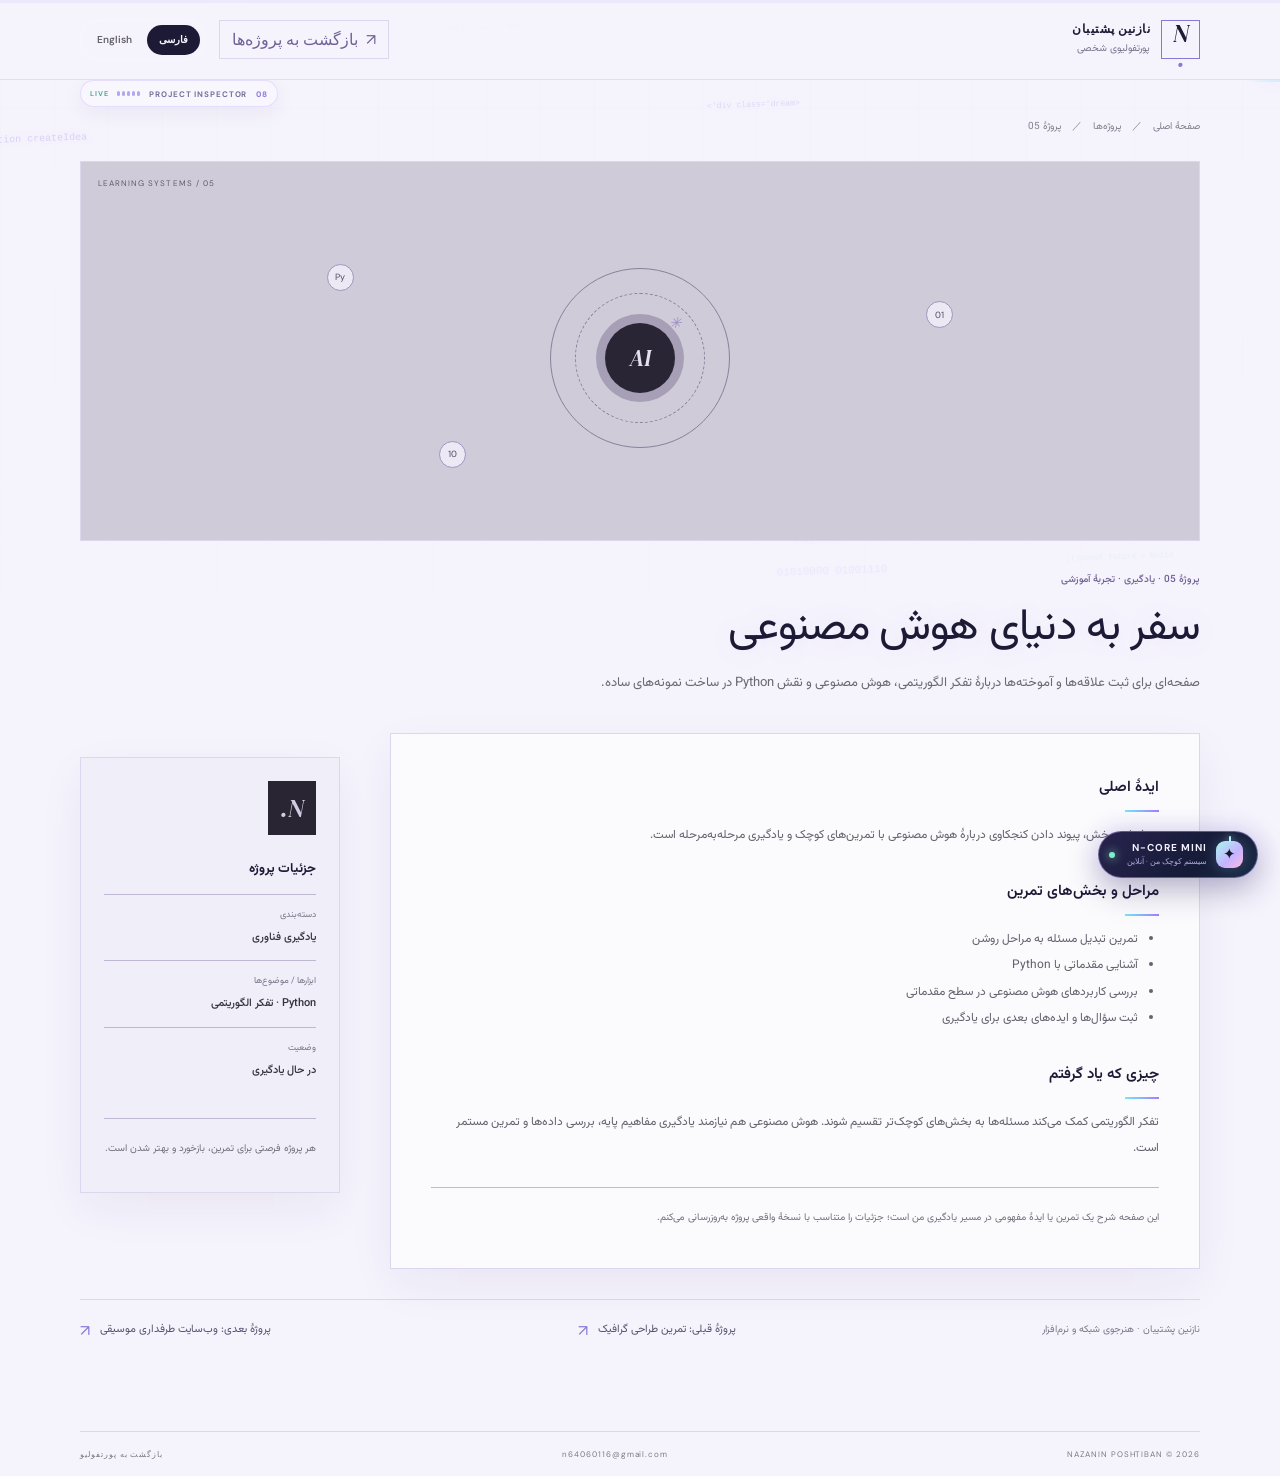
<file: projects/project-05.html>
<!DOCTYPE html>
<html data-lang="fa" dir="rtl" lang="fa">
 <head>
  <meta charset="utf-8"/>
  <meta content="width=device-width, initial-scale=1, viewport-fit=cover" name="viewport"/>
  <meta content="#1d1a35" name="theme-color"/>
  <meta content="صفحه‌ای برای ثبت علاقه‌ها و آموخته‌ها دربارهٔ تفکر الگوریتمی، هوش مصنوعی و نقش Python در ساخت نمونه‌های ساده." name="description"/>
  <title data-en="A Journey into Artificial Intelligence | Nazanin Poshtiban Portfolio" data-fa="سفر به دنیای هوش مصنوعی | پورتفولیوی نازنین پشتیبان">
   سفر به دنیای هوش مصنوعی | پورتفولیوی نازنین پشتیبان
  </title>
  <link href="../assets/favicon.svg" rel="icon" type="image/svg+xml"/>
  <link href="../css/site.css" rel="stylesheet"/>
 </head>
 <body class="inner-page project-detail-page">
  <header class="site-header inner-header">
   <div class="shell header-inner">
    <a aria-label="Nazanin Poshtiban home" class="brand" href="../index.html">
     <span class="brand-mark">
      N
      <span>
       .
      </span>
     </span>
     <span class="brand-copy">
      <b data-en="Nazanin Poshtiban" data-fa="نازنین پشتیبان">
       نازنین پشتیبان
      </b>
      <small data-en="Personal portfolio" data-fa="پورتفولیوی شخصی">
       پورتفولیوی شخصی
      </small>
     </span>
    </a>
    <div class="header-actions">
     <a class="back-link" href="../index.html#projects">
      <span aria-hidden="true">
       ↗
      </span>
      <span data-en="Back to projects" data-fa="بازگشت به پروژه‌ها">
       بازگشت به پروژه‌ها
      </span>
     </a>
     <div aria-label="Language / زبان" class="language-switch" role="group">
      <button aria-pressed="true" class="language-option is-active" data-set-lang="fa" type="button">
       فارسی
      </button>
      <button aria-pressed="false" class="language-option" data-set-lang="en" type="button">
       English
      </button>
     </div>
    </div>
   </div>
  </header>
  <main class="shell inner-main" id="main">
   <nav aria-label="Breadcrumb" class="breadcrumbs">
    <a data-en="Home" data-fa="صفحهٔ اصلی" href="../index.html">
     صفحهٔ اصلی
    </a>
    <span aria-hidden="true">
     ／
    </span>
    <a data-en="Projects" data-fa="پروژه‌ها" href="../index.html#projects">
     پروژه‌ها
    </a>
    <span aria-hidden="true">
     ／
    </span>
    <span data-en="Project 05" data-fa="پروژهٔ 05">
     پروژهٔ 05
    </span>
   </nav>
   <div aria-label="Project concept artwork" class="project-hero-visual">
    <div class="visual-art visual-ai">
     <span class="art-overline">
      LEARNING SYSTEMS / 05
     </span>
     <div class="ai-ring ring-a">
     </div>
     <div class="ai-ring ring-b">
     </div>
     <div class="ai-disc">
      AI
      <span>
       ✳
      </span>
     </div>
     <i class="ai-point point-a">
      Py
     </i>
     <i class="ai-point point-b">
      01
     </i>
     <i class="ai-point point-c">
      10
     </i>
    </div>
   </div>
   <p class="project-meta" data-en="PROJECT 05 · Learning · Educational experience" data-fa="پروژهٔ 05 · یادگیری · تجربهٔ آموزشی">
    پروژهٔ 05 · یادگیری · تجربهٔ آموزشی
   </p>
   <h1 class="detail-title" data-en="A Journey into Artificial Intelligence" data-fa="سفر به دنیای هوش مصنوعی">
    سفر به دنیای هوش مصنوعی
   </h1>
   <p class="detail-summary" data-en="A page for reflecting on algorithmic thinking, artificial intelligence, and how Python can help build simple prototypes." data-fa="صفحه‌ای برای ثبت علاقه‌ها و آموخته‌ها دربارهٔ تفکر الگوریتمی، هوش مصنوعی و نقش Python در ساخت نمونه‌های ساده.">
    صفحه‌ای برای ثبت علاقه‌ها و آموخته‌ها دربارهٔ تفکر الگوریتمی، هوش مصنوعی و نقش Python در ساخت نمونه‌های ساده.
   </p>
   <div class="detail-columns">
    <article class="detail-copy">
     <h2 data-en="The idea" data-fa="ایدهٔ اصلی">
      ایدهٔ اصلی
     </h2>
     <p data-en="This section connects curiosity about AI with small experiments and step-by-step learning." data-fa="هدف این بخش، پیوند دادن کنجکاوی دربارهٔ هوش مصنوعی با تمرین‌های کوچک و یادگیری مرحله‌به‌مرحله است.">
      هدف این بخش، پیوند دادن کنجکاوی دربارهٔ هوش مصنوعی با تمرین‌های کوچک و یادگیری مرحله‌به‌مرحله است.
     </p>
     <h2 data-en="Project steps" data-fa="مراحل و بخش‌های تمرین">
      مراحل و بخش‌های تمرین
     </h2>
     <ul>
      <li data-en="Breaking a problem into clear steps" data-fa="تمرین تبدیل مسئله به مراحل روشن">
       تمرین تبدیل مسئله به مراحل روشن
      </li>
      <li data-en="Learning Python fundamentals" data-fa="آشنایی مقدماتی با Python">
       آشنایی مقدماتی با Python
      </li>
      <li data-en="Exploring introductory AI applications" data-fa="بررسی کاربردهای هوش مصنوعی در سطح مقدماتی">
       بررسی کاربردهای هوش مصنوعی در سطح مقدماتی
      </li>
      <li data-en="Recording questions and ideas for further learning" data-fa="ثبت سؤال‌ها و ایده‌های بعدی برای یادگیری">
       ثبت سؤال‌ها و ایده‌های بعدی برای یادگیری
      </li>
     </ul>
     <h2 data-en="What I learned" data-fa="چیزی که یاد گرفتم">
      چیزی که یاد گرفتم
     </h2>
     <p data-en="Algorithmic thinking helps break problems into smaller parts. Artificial intelligence also requires foundational concepts, data exploration, and continued practice." data-fa="تفکر الگوریتمی کمک می‌کند مسئله‌ها به بخش‌های کوچک‌تر تقسیم شوند. هوش مصنوعی هم نیازمند یادگیری مفاهیم پایه، بررسی داده‌ها و تمرین مستمر است.">
      تفکر الگوریتمی کمک می‌کند مسئله‌ها به بخش‌های کوچک‌تر تقسیم شوند. هوش مصنوعی هم نیازمند یادگیری مفاهیم پایه، بررسی داده‌ها و تمرین مستمر است.
     </p>
     <div class="editorial-note" data-en="This page describes a practice exercise or concept in my learning journey. I will update the details to match the actual state of the project." data-fa="این صفحه شرح یک تمرین یا ایدهٔ مفهومی در مسیر یادگیری من است؛ جزئیات را متناسب با نسخهٔ واقعی پروژه به‌روزرسانی می‌کنم.">
      این صفحه شرح یک تمرین یا ایدهٔ مفهومی در مسیر یادگیری من است؛ جزئیات را متناسب با نسخهٔ واقعی پروژه به‌روزرسانی می‌کنم.
     </div>
    </article>
    <aside class="detail-aside">
     <div class="aside-monogram">
      N.
     </div>
     <h3 data-en="Project details" data-fa="جزئیات پروژه">
      جزئیات پروژه
     </h3>
     <div class="meta-row">
      <span data-en="Category" data-fa="دسته‌بندی">
       دسته‌بندی
      </span>
      <b data-en="Technology learning" data-fa="یادگیری فناوری">
       یادگیری فناوری
      </b>
     </div>
     <div class="meta-row">
      <span data-en="Tools / Topics" data-fa="ابزارها / موضوع‌ها">
       ابزارها / موضوع‌ها
      </span>
      <b data-en="Python · Algorithmic thinking" data-fa="Python · تفکر الگوریتمی">
       Python · تفکر الگوریتمی
      </b>
     </div>
     <div class="meta-row">
      <span data-en="Status" data-fa="وضعیت">
       وضعیت
      </span>
      <b data-en="Learning in progress" data-fa="در حال یادگیری">
       در حال یادگیری
      </b>
     </div>
     <p class="editorial-note" data-en="Every project is a chance to practice, get feedback, and improve." data-fa="هر پروژه فرصتی برای تمرین، بازخورد و بهتر شدن است.">
      هر پروژه فرصتی برای تمرین، بازخورد و بهتر شدن است.
     </p>
    </aside>
   </div>
   <div class="detail-bottom">
    <p data-en="Nazanin Poshtiban · Computer Networking &amp; Software student" data-fa="نازنین پشتیبان · هنرجوی شبکه و نرم‌افزار">
     نازنین پشتیبان · هنرجوی شبکه و نرم‌افزار
    </p>
    <a class="text-link" href="project-04.html">
     <span data-en="Previous: Graphic Design Study" data-fa="پروژهٔ قبلی: تمرین طراحی گرافیک">
      پروژهٔ قبلی: تمرین طراحی گرافیک
     </span>
     <span aria-hidden="true">
      ↗
     </span>
    </a>
    <a class="text-link" href="project-06.html">
     <span data-en="Next: Music Fan Website Concept" data-fa="پروژهٔ بعدی: وب‌سایت طرفداری موسیقی">
      پروژهٔ بعدی: وب‌سایت طرفداری موسیقی
     </span>
     <span aria-hidden="true">
      ↗
     </span>
    </a>
   </div>
  </main>
  <footer class="shell inner-footer">
   <span>
    NAZANIN POSHTIBAN © 2026
   </span>
   <a href="mailto:n64060116@gmail.com">
    n64060116@gmail.com
   </a>
   <a data-en="Return to portfolio" data-fa="بازگشت به پورتفولیو" href="../index.html">
    بازگشت به پورتفولیو
   </a>
  </footer>
  <script src="../js/app.js">
  </script>
 </body>
</html>
</file>
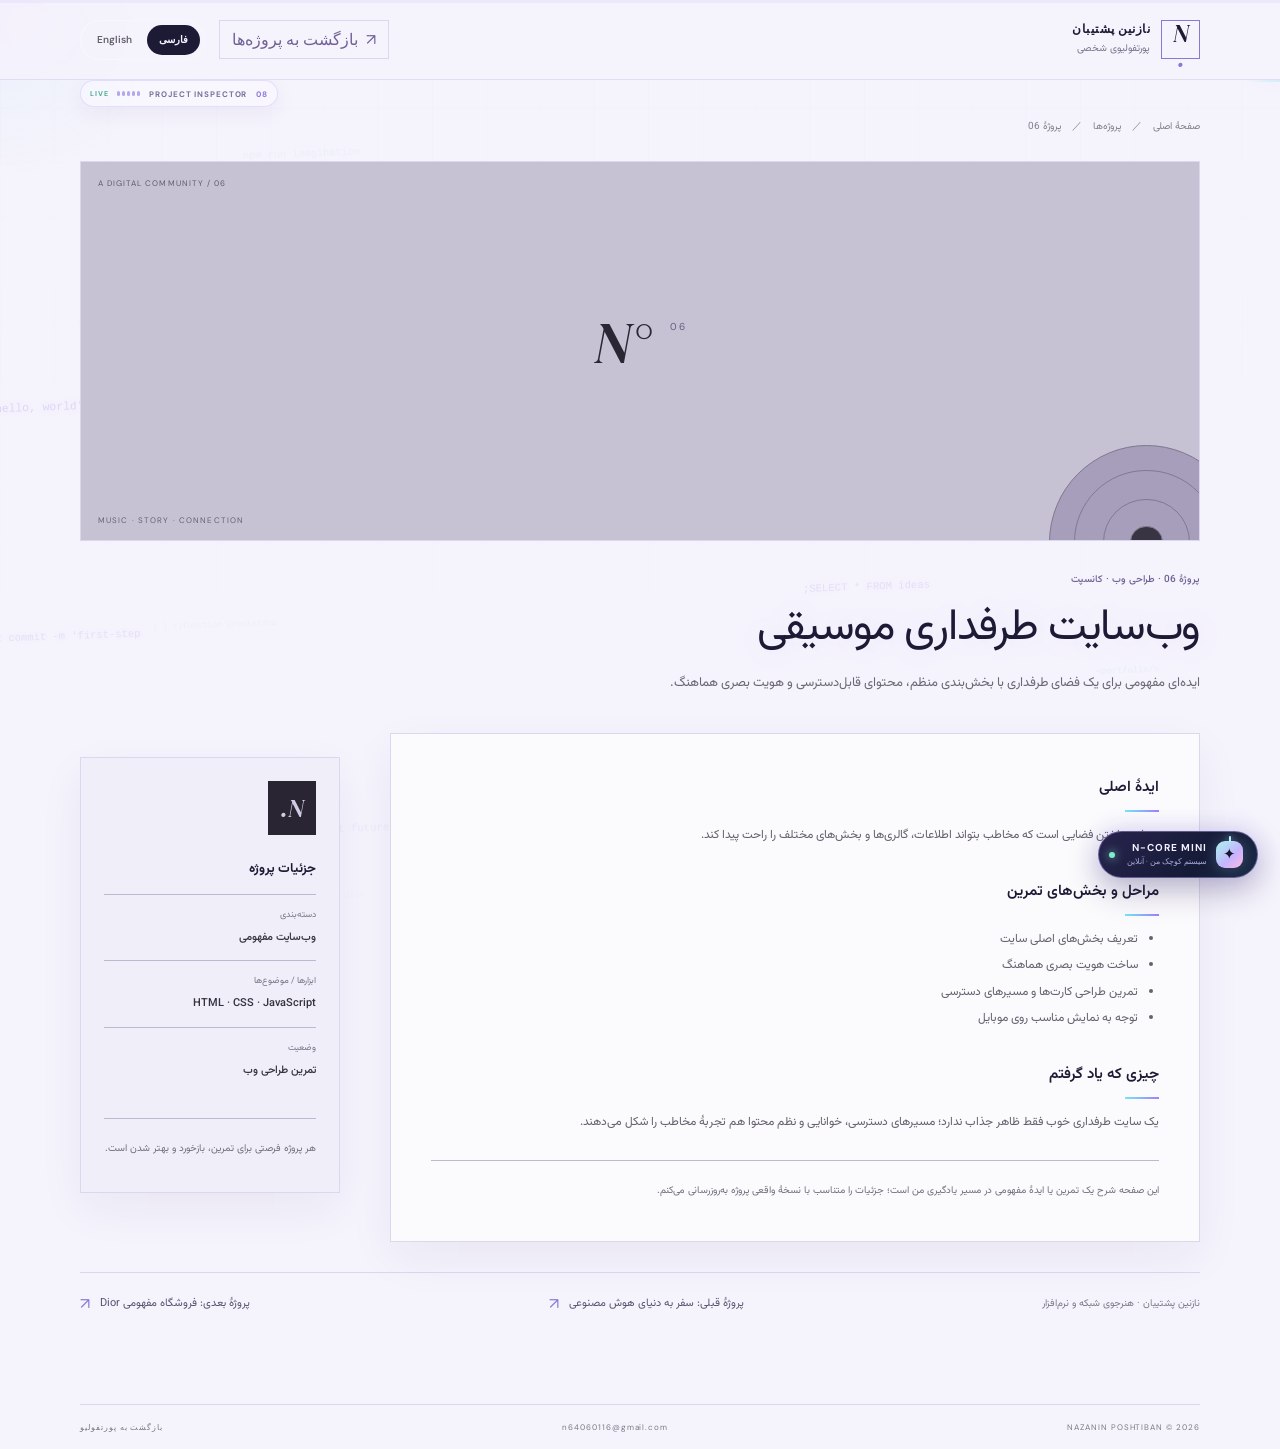
<file: projects/project-06.html>
<!DOCTYPE html>
<html data-lang="fa" dir="rtl" lang="fa">
 <head>
  <meta charset="utf-8"/>
  <meta content="width=device-width, initial-scale=1, viewport-fit=cover" name="viewport"/>
  <meta content="#1d1a35" name="theme-color"/>
  <meta content="ایده‌ای مفهومی برای یک فضای طرفداری با بخش‌بندی منظم، محتوای قابل‌دسترسی و هویت بصری هماهنگ." name="description"/>
  <title data-en="Music Fan Website Concept | Nazanin Poshtiban Portfolio" data-fa="وب‌سایت طرفداری موسیقی | پورتفولیوی نازنین پشتیبان">
   وب‌سایت طرفداری موسیقی | پورتفولیوی نازنین پشتیبان
  </title>
  <link href="../assets/favicon.svg" rel="icon" type="image/svg+xml"/>
  <link href="../css/site.css" rel="stylesheet"/>
 </head>
 <body class="inner-page project-detail-page">
  <header class="site-header inner-header">
   <div class="shell header-inner">
    <a aria-label="Nazanin Poshtiban home" class="brand" href="../index.html">
     <span class="brand-mark">
      N
      <span>
       .
      </span>
     </span>
     <span class="brand-copy">
      <b data-en="Nazanin Poshtiban" data-fa="نازنین پشتیبان">
       نازنین پشتیبان
      </b>
      <small data-en="Personal portfolio" data-fa="پورتفولیوی شخصی">
       پورتفولیوی شخصی
      </small>
     </span>
    </a>
    <div class="header-actions">
     <a class="back-link" href="../index.html#projects">
      <span aria-hidden="true">
       ↗
      </span>
      <span data-en="Back to projects" data-fa="بازگشت به پروژه‌ها">
       بازگشت به پروژه‌ها
      </span>
     </a>
     <div aria-label="Language / زبان" class="language-switch" role="group">
      <button aria-pressed="true" class="language-option is-active" data-set-lang="fa" type="button">
       فارسی
      </button>
      <button aria-pressed="false" class="language-option" data-set-lang="en" type="button">
       English
      </button>
     </div>
    </div>
   </div>
  </header>
  <main class="shell inner-main" id="main">
   <nav aria-label="Breadcrumb" class="breadcrumbs">
    <a data-en="Home" data-fa="صفحهٔ اصلی" href="../index.html">
     صفحهٔ اصلی
    </a>
    <span aria-hidden="true">
     ／
    </span>
    <a data-en="Projects" data-fa="پروژه‌ها" href="../index.html#projects">
     پروژه‌ها
    </a>
    <span aria-hidden="true">
     ／
    </span>
    <span data-en="Project 06" data-fa="پروژهٔ 06">
     پروژهٔ 06
    </span>
   </nav>
   <div aria-label="Project concept artwork" class="project-hero-visual">
    <div class="visual-art visual-fan">
     <span class="art-overline">
      A DIGITAL COMMUNITY / 06
     </span>
     <div class="fan-numeral">
      N°
      <span>
       06
      </span>
     </div>
     <div class="fan-record">
      <i>
      </i>
      <i>
      </i>
      <i>
      </i>
     </div>
     <span class="art-foot">
      MUSIC · STORY · CONNECTION
     </span>
    </div>
   </div>
   <p class="project-meta" data-en="PROJECT 06 · Web design · Concept" data-fa="پروژهٔ 06 · طراحی وب · کانسپت">
    پروژهٔ 06 · طراحی وب · کانسپت
   </p>
   <h1 class="detail-title" data-en="Music Fan Website Concept" data-fa="وب‌سایت طرفداری موسیقی">
    وب‌سایت طرفداری موسیقی
   </h1>
   <p class="detail-summary" data-en="A website concept for a fan community, with clear sections, accessible content, and a consistent visual identity." data-fa="ایده‌ای مفهومی برای یک فضای طرفداری با بخش‌بندی منظم، محتوای قابل‌دسترسی و هویت بصری هماهنگ.">
    ایده‌ای مفهومی برای یک فضای طرفداری با بخش‌بندی منظم، محتوای قابل‌دسترسی و هویت بصری هماهنگ.
   </p>
   <div class="detail-columns">
    <article class="detail-copy">
     <h2 data-en="The idea" data-fa="ایدهٔ اصلی">
      ایدهٔ اصلی
     </h2>
     <p data-en="The goal is to create a space where visitors can easily find information, galleries, and other sections." data-fa="هدف، ساختن فضایی است که مخاطب بتواند اطلاعات، گالری‌ها و بخش‌های مختلف را راحت پیدا کند.">
      هدف، ساختن فضایی است که مخاطب بتواند اطلاعات، گالری‌ها و بخش‌های مختلف را راحت پیدا کند.
     </p>
     <h2 data-en="Project steps" data-fa="مراحل و بخش‌های تمرین">
      مراحل و بخش‌های تمرین
     </h2>
     <ul>
      <li data-en="Defining the main website sections" data-fa="تعریف بخش‌های اصلی سایت">
       تعریف بخش‌های اصلی سایت
      </li>
      <li data-en="Creating a consistent visual identity" data-fa="ساخت هویت بصری هماهنگ">
       ساخت هویت بصری هماهنگ
      </li>
      <li data-en="Practicing cards and navigation paths" data-fa="تمرین طراحی کارت‌ها و مسیرهای دسترسی">
       تمرین طراحی کارت‌ها و مسیرهای دسترسی
      </li>
      <li data-en="Checking readability on mobile screens" data-fa="توجه به نمایش مناسب روی موبایل">
       توجه به نمایش مناسب روی موبایل
      </li>
     </ul>
     <h2 data-en="What I learned" data-fa="چیزی که یاد گرفتم">
      چیزی که یاد گرفتم
     </h2>
     <p data-en="A good fan website is more than attractive visuals; navigation, readability, and content organization shape the visitor experience." data-fa="یک سایت طرفداری خوب فقط ظاهر جذاب ندارد؛ مسیرهای دسترسی، خوانایی و نظم محتوا هم تجربهٔ مخاطب را شکل می‌دهند.">
      یک سایت طرفداری خوب فقط ظاهر جذاب ندارد؛ مسیرهای دسترسی، خوانایی و نظم محتوا هم تجربهٔ مخاطب را شکل می‌دهند.
     </p>
     <div class="editorial-note" data-en="This page describes a practice exercise or concept in my learning journey. I will update the details to match the actual state of the project." data-fa="این صفحه شرح یک تمرین یا ایدهٔ مفهومی در مسیر یادگیری من است؛ جزئیات را متناسب با نسخهٔ واقعی پروژه به‌روزرسانی می‌کنم.">
      این صفحه شرح یک تمرین یا ایدهٔ مفهومی در مسیر یادگیری من است؛ جزئیات را متناسب با نسخهٔ واقعی پروژه به‌روزرسانی می‌کنم.
     </div>
    </article>
    <aside class="detail-aside">
     <div class="aside-monogram">
      N.
     </div>
     <h3 data-en="Project details" data-fa="جزئیات پروژه">
      جزئیات پروژه
     </h3>
     <div class="meta-row">
      <span data-en="Category" data-fa="دسته‌بندی">
       دسته‌بندی
      </span>
      <b data-en="Website concept" data-fa="وب‌سایت مفهومی">
       وب‌سایت مفهومی
      </b>
     </div>
     <div class="meta-row">
      <span data-en="Tools / Topics" data-fa="ابزارها / موضوع‌ها">
       ابزارها / موضوع‌ها
      </span>
      <b data-en="HTML · CSS · JavaScript" data-fa="HTML · CSS · JavaScript">
       HTML · CSS · JavaScript
      </b>
     </div>
     <div class="meta-row">
      <span data-en="Status" data-fa="وضعیت">
       وضعیت
      </span>
      <b data-en="Web design practice" data-fa="تمرین طراحی وب">
       تمرین طراحی وب
      </b>
     </div>
     <p class="editorial-note" data-en="Every project is a chance to practice, get feedback, and improve." data-fa="هر پروژه فرصتی برای تمرین، بازخورد و بهتر شدن است.">
      هر پروژه فرصتی برای تمرین، بازخورد و بهتر شدن است.
     </p>
    </aside>
   </div>
   <div class="detail-bottom">
    <p data-en="Nazanin Poshtiban · Computer Networking &amp; Software student" data-fa="نازنین پشتیبان · هنرجوی شبکه و نرم‌افزار">
     نازنین پشتیبان · هنرجوی شبکه و نرم‌افزار
    </p>
    <a class="text-link" href="project-05.html">
     <span data-en="Previous: A Journey into Artificial Intelligence" data-fa="پروژهٔ قبلی: سفر به دنیای هوش مصنوعی">
      پروژهٔ قبلی: سفر به دنیای هوش مصنوعی
     </span>
     <span aria-hidden="true">
      ↗
     </span>
    </a>
    <a class="text-link" href="project-01.html">
     <span data-en="Next: Dior Concept Store" data-fa="پروژهٔ بعدی: فروشگاه مفهومی Dior">
      پروژهٔ بعدی: فروشگاه مفهومی Dior
     </span>
     <span aria-hidden="true">
      ↗
     </span>
    </a>
   </div>
  </main>
  <footer class="shell inner-footer">
   <span>
    NAZANIN POSHTIBAN © 2026
   </span>
   <a href="mailto:n64060116@gmail.com">
    n64060116@gmail.com
   </a>
   <a data-en="Return to portfolio" data-fa="بازگشت به پورتفولیو" href="../index.html">
    بازگشت به پورتفولیو
   </a>
  </footer>
  <script src="../js/app.js">
  </script>
 </body>
</html>
</file>
<file: css/site.css>
@import url('https://fonts.googleapis.com/css2?family=DM+Sans:wght@400;500;600;700&family=DM+Serif+Display:ital@0;1&family=Vazirmatn:wght@300;400;500;600;700&display=swap');
:root {
  --ink: #18171b;
  --ink-soft: #27252b;
  --paper: #edeaf3;
  --paper-2: #e0dcea;
  --white: #fbfafd;
  --gold: #8c7cb1;
  --gold-light: #b4a8d1;
  --sage: #736d82;
  --muted: #75727d;
  --line: #ccc7d8;
  --serif: 'DM Serif Display',Georgia,serif;
  --sans: 'DM Sans',Arial,sans-serif;
  --fa: 'Vazirmatn',Tahoma,sans-serif;
  --shell: 1120px;
  --ease: cubic-bezier(.2,.75,.25,1);
  color-scheme: light;
}
* {
  box-sizing: border-box;
}
html {
  scroll-behavior: smooth;
  scroll-padding-top: 90px;
}
body {
  margin: 0;
  background: var(--paper);
  color: var(--ink);
  font-family: var(--fa);
  font-size: 14px;
  line-height: 1.85;
  -webkit-font-smoothing: antialiased;
}
html[lang="en"] body {
  font-family: var(--sans);
}
a {
  color: inherit;
  text-decoration: none;
}
button {
  font: inherit;
}
button,a {
  -webkit-tap-highlight-color: transparent;
}
button:focus-visible,a:focus-visible {
  outline: 2px solid var(--gold);
  outline-offset: 4px;
}
img {
  max-width: 100%;
  display: block;
}
.shell {
  width: min(var(--shell),calc(100% - 72px));
  margin-inline: auto;
}
.eyebrow {
  margin: 0 0 17px;
  color: #736592;
  font: 600 10px/1.5 var(--sans);
  letter-spacing: .16em;
  text-transform: uppercase;
  display: flex;
  align-items: center;
  gap: 10px;
}
.section {
  padding-block: 106px;
}
.skip-link {
  position: fixed;
  top: -100px;
  z-index: 999;
  background: var(--ink);
  color: white;
  padding: 10px 16px;
}
.skip-link:focus {
  top: 12px;
  left: 12px;
}
.language-switch {
  display: inline-flex;
  align-items: center;
  gap: 3px;
  padding: 4px;
  border: 1px solid #ffffff36;
  border-radius: 999px;
  background: #ffffff0a;
  flex-shrink: 0;
}
.language-option {
  border: 0;
  background: transparent;
  color: inherit;
  min-height: 30px;
  padding: 4px 12px;
  border-radius: 999px;
  font: 600 10px/1 var(--sans);
  cursor: pointer;
  transition: background .25s,color .25s;
}
.language-option.is-active {
  background: var(--gold-light);
  color: var(--ink);
}

/* Intro */

.intro-screen {
  position: fixed;
  inset: 0;
  z-index: 1000;
  display: grid;
  grid-template-rows: auto 1fr auto;
  overflow: hidden;
  background: var(--ink);
  color: var(--paper);
  padding: clamp(18px,3.3vw,42px) clamp(20px,4vw,58px) 24px;
  transition: opacity .7s var(--ease),visibility .7s var(--ease),transform .7s var(--ease);
}
.intro-screen.is-hidden {
  opacity: 0;
  visibility: hidden;
  pointer-events: none;
  transform: scale(1.025);
}
.intro-top,.intro-bottom {
  position: relative;
  z-index: 2;
  display: flex;
  align-items: center;
  justify-content: space-between;
  gap: 18px;
}
.wordmark {
  display: flex;
  align-items: center;
  gap: 12px;
  font: 600 10px/1.35 var(--sans);
  letter-spacing: .14em;
}
.wordmark small {
  display: block;
  color: #aea9b9;
  font: 400 9px/1.8 var(--sans);
  letter-spacing: .17em;
}
.wordmark-symbol {
  display: grid;
  place-items: center;
  width: 39px;
  height: 39px;
  border: 1px solid #9e8ec2;
  color: var(--paper);
  font: italic 24px/1 var(--serif);
}
.wordmark-symbol span {
  color: var(--gold);
  font-size: 13px;
}
.intro-content {
  position: relative;
  z-index: 2;
  align-self: center;
  text-align: center;
  width: min(580px,100%);
  margin: 0 auto;
  padding: 30px 0 42px;
}
.intro-content>.eyebrow {
  justify-content: center;
}
.intro-seal {
  margin: 0 auto 25px;
  display: grid;
  place-items: center;
  position: relative;
  width: 66px;
  height: 66px;
  border: 1px solid #786d91;
  border-radius: 50%;
  font: italic 39px/1 var(--serif);
  color: var(--gold-light);
}
.intro-seal:before,.intro-seal:after {
  content: "";
  position: absolute;
  inset: -7px;
  border: 1px solid #786d9155;
  border-radius: 50%;
}
.intro-seal:after {
  inset: 7px;
  border-style: dashed;
  opacity: .5;
}
.intro-seal span {
  position: absolute;
  right: -3px;
  top: -8px;
  font: 15px var(--sans);
  color: var(--gold);
}
.intro-heading {
  display: block;
  margin: 0;
  color: var(--paper);
  font: 400 clamp(30px,4.5vw,54px)/1.35 var(--fa);
  letter-spacing: -.035em;
}
.intro-heading em {
  color: var(--gold-light);
  font-style: normal;
}
.intro-copy {
  max-width: 440px;
  margin: 17px auto 28px;
  color: #bbb7c5;
  font-size: 13px;
  line-height: 2.2;
}
.button {
  display: inline-flex;
  justify-content: center;
  align-items: center;
  gap: 20px;
  min-height: 45px;
  padding: 11px 19px;
  border: 1px solid transparent;
  cursor: pointer;
  font-size: 12px;
  font-weight: 600;
  transition: transform .25s var(--ease),background .25s,border-color .25s,color .25s;
}
.button:hover {
  transform: translateY(-2px);
}
.button-primary {
  background: var(--gold-light);
  color: var(--ink);
}
.button-primary:hover {
  background: #ccc2e3;
}
.button-arrow {
  font: 18px/1 var(--sans);
}
.intro-skip {
  display: flex;
  align-items: center;
  justify-content: center;
  gap: 10px;
  margin: 14px auto 0;
  border: 0;
  background: transparent;
  color: #aea9b8;
  font-size: 11px;
  cursor: pointer;
  padding: 8px 15px;
}
.intro-bottom {
  color: #908b9a;
  font: 9px/1.5 var(--sans);
  letter-spacing: .17em;
}
.intro-halo {
  position: absolute;
  pointer-events: none;
  border: 1px solid #7e6ea524;
  border-radius: 50%;
  animation: slowTurn 38s linear infinite;
}
.halo-one {
  width: min(76vw,880px);
  aspect-ratio: 1;
  right: -30%;
  top: -55%;
}
.halo-two {
  width: min(67vw,760px);
  aspect-ratio: 1;
  left: -28%;
  bottom: -58%;
  animation-direction: reverse;
}
.halo-one:after,.halo-two:after {
  content: "";
  position: absolute;
  top: 13%;
  left: 15%;
  height: 9px;
  width: 9px;
  border-radius: 50%;
  background: var(--gold);
  box-shadow: 0 0 28px #8c7cb199;
}

@keyframes slowTurn {
  to {
    transform: rotate(360deg);
  }
}

/* Header */

.site-header {
  height: 80px;
  position: sticky;
  top: 0;
  z-index: 100;
  background: #edeaf3ef;
  backdrop-filter: blur(16px);
  border-bottom: 1px solid #ccc7d87a;
}
.header-inner {
  height: 100%;
  display: flex;
  align-items: center;
  gap: 28px;
}
.brand {
  display: flex;
  align-items: center;
  gap: 11px;
  min-width: 190px;
}
.brand-mark {
  width: 39px;
  height: 39px;
  display: grid;
  place-items: center;
  border: 1px solid var(--gold);
  font: italic 25px/1 var(--serif);
  color: var(--ink);
}
.brand-mark span,.footer-mark span {
  color: #76659d;
}
.brand-copy b {
  display: block;
  font: 600 12px/1.4 var(--sans);
  letter-spacing: .04em;
}
.brand-copy small {
  display: block;
  margin-top: 2px;
  color: var(--muted);
  font-size: 10px;
}
.main-nav {
  display: flex;
  align-items: center;
  gap: clamp(12px,2vw,25px);
  margin-inline-start: auto;
}
.main-nav>a {
  color: #514e57;
  font-size: 11px;
  white-space: nowrap;
  transition: color .2s;
}
.main-nav>a:hover {
  color: #655390;
}
.main-nav .nav-cta {
  display: flex;
  align-items: center;
  gap: 11px;
  border: 1px solid var(--line);
  padding: 8px 12px;
  color: var(--ink);
}
.nav-cta span:last-child {
  font: 16px var(--sans);
  color: #716197;
}
.header-inner>.language-switch {
  background: transparent;
  border-color: var(--line);
}
.header-inner .language-option {
  color: #625e6a;
}
.header-inner .language-option.is-active {
  background: var(--ink);
  color: var(--paper);
}
.menu-toggle {
  display: none;
  border: 1px solid var(--line);
  background: transparent;
  width: 40px;
  height: 38px;
  padding: 10px;
  cursor: pointer;
}
.menu-toggle span {
  display: block;
  height: 1px;
  background: var(--ink);
  margin: 5px 0;
  width: 100%;
}

/* Hero */

.hero {
  position: relative;
  min-height: 595px;
  display: grid;
  grid-template-columns: 1.04fr .96fr;
  align-items: center;
  gap: clamp(42px,7vw,100px);
  padding-top: 76px;
  padding-bottom: 82px;
}
.hero-copy {
  max-width: 520px;
}
.hero-copy .eyebrow {
  line-height: 1.8;
}
.eyebrow-line {
  width: 28px;
  height: 1px;
  background: var(--gold);
}
.hero h1 {
  font: 400 clamp(40px,5.1vw,64px)/1.22 var(--fa);
  letter-spacing: -.055em;
  margin: 0 0 23px;
}
.hero h1 em {
  font-style: normal;
  color: #6d618a;
}
.hero-lead {
  max-width: 510px;
  color: #615e69;
  font-size: 13px;
  line-height: 2.25;
  margin: 0;
}
.hero-actions {
  display: flex;
  align-items: center;
  gap: 22px;
  margin-top: 27px;
}
.hero-actions .button {
  min-width: 142px;
}
.text-link {
  display: inline-flex;
  align-items: center;
  gap: 10px;
  font-size: 11px;
  color: #514e57;
}
.text-link span:last-child {
  font: 16px var(--sans);
  color: #6c5a96;
  transition: transform .2s;
}
.text-link:hover span:last-child {
  transform: translate(3px,-2px);
}
.hero-note {
  display: flex;
  align-items: center;
  gap: 11px;
  margin-top: 40px;
  font-size: 10px;
  color: #736f7c;
}
.note-rule {
  width: 37px;
  height: 1px;
  background: #8c7cb1;
}
.hero-visual {
  position: relative;
  justify-self: end;
  width: min(100%,440px);
  padding: 15px 15px 28px 0;
}
.visual-frame {
  position: relative;
  min-height: 415px;
  overflow: hidden;
  background: #d9d4e5;
  border: 1px solid #bdb6ce;
  padding: 20px 23px;
  color: var(--ink);
}
.visual-frame:before {
  content: "";
  position: absolute;
  inset: 12px;
  border: 1px solid #a99ec2;
  pointer-events: none;
}
.visual-top,.visual-bottom {
  position: relative;
  z-index: 2;
  display: flex;
  align-items: center;
  justify-content: space-between;
  font: 9px var(--sans);
  letter-spacing: .13em;
  color: #625d6e;
}
.hero-orbit {
  position: absolute;
  border: 1px solid #8a7ea68a;
  border-radius: 50%;
  top: 50%;
  left: 50%;
  transform: translate(-50%,-50%);
}
.orbit-a {
  width: 290px;
  aspect-ratio: 1;
}
.orbit-b {
  width: 224px;
  aspect-ratio: 1;
  border-style: dashed;
  animation: slowTurn 48s linear infinite;
}
.hero-monogram {
  position: absolute;
  top: 50%;
  left: 50%;
  transform: translate(-50%,-53%);
  font: italic 190px/.95 var(--serif);
  letter-spacing: -.1em;
  color: #1b1822;
}
.hero-monogram span {
  color: #735fa0;
}
.vertical-caption {
  position: absolute;
  right: 25px;
  top: 43%;
  writing-mode: vertical-rl;
  font: 8px var(--sans);
  letter-spacing: .2em;
  color: #656072;
}
.visual-bottom {
  position: absolute;
  bottom: 24px;
  left: 24px;
  right: 24px;
}
.visual-star {
  font-size: 21px;
  color: #665490;
}
.floating-label {
  position: absolute;
  bottom: 0;
  left: 0;
  display: flex;
  align-items: center;
  gap: 10px;
  padding: 11px 16px;
  background: var(--ink);
  color: var(--paper);
  font-size: 10px;
  box-shadow: 0 8px 25px #18171b20;
}
.tiny-dot {
  width: 6px;
  height: 6px;
  background: var(--gold);
  border-radius: 50%;
}
.hero-index {
  position: absolute;
  bottom: 26px;
  right: 36px;
  display: flex;
  align-items: center;
  gap: 12px;
  color: #837f8d;
  font: 9px var(--sans);
  letter-spacing: .12em;
}
.hero-index>span:first-child {
  color: #7d6aa9;
}
.index-line {
  width: 34px;
  height: 1px;
  background: #8c7cb1;
}
.ticker {
  overflow: hidden;
  background: var(--ink);
  color: #dbd6e7;
  height: 49px;
  display: flex;
  align-items: center;
}
.ticker-track {
  display: flex;
  align-items: center;
  justify-content: space-around;
  gap: 32px;
  min-width: max-content;
  width: 100%;
  font: 9px var(--sans);
  letter-spacing: .19em;
  animation: tickerMove 36s linear infinite;
}
.ticker-track i {
  font-style: normal;
  color: var(--gold);
  font-size: 12px;
}

@keyframes tickerMove {
  to {
    transform: translateX(-12%);
  }
}

/* Section system */

.section-intro {
  margin-bottom: 46px;
}
.section-intro h2,.contact-inner h2 {
  font: 400 clamp(31px,3.6vw,43px)/1.45 var(--fa);
  letter-spacing: -.035em;
  margin: 0;
  color: var(--ink);
}
.section-intro h2 em,.contact-inner h2 em {
  font-style: normal;
  color: #6c6088;
}
.section-intro-split {
  display: grid;
  grid-template-columns: 1fr minmax(220px,360px);
  align-items: end;
  gap: 45px;
}
.section-description {
  font-size: 12px;
  color: #6b6774;
  line-height: 2.15;
  margin: 0 0 7px;
  max-width: 360px;
}
.about-section {
  padding-bottom: 96px;
}
.about-layout {
  display: grid;
  grid-template-columns: .86fr 1.14fr;
  gap: 22px;
  align-items: stretch;
}
.bio-card {
  position: relative;
  background: var(--ink);
  color: var(--paper);
  padding: clamp(27px,4vw,46px);
  min-height: 360px;
  display: flex;
  flex-direction: column;
  justify-content: center;
  overflow: hidden;
}
.bio-card:after {
  content: "N";
  position: absolute;
  left: -15px;
  bottom: -120px;
  font: italic 280px/.9 var(--serif);
  color: #ffffff08;
  pointer-events: none;
}
.bio-quote {
  height: 34px;
  color: var(--gold);
  font: 60px/.9 var(--serif);
}
.bio-card p {
  position: relative;
  z-index: 1;
  color: #c8c4d2;
  font-size: 12px;
  line-height: 2.35;
  margin: 15px 0 30px;
}
.bio-signature {
  position: relative;
  z-index: 1;
  display: flex;
  align-items: center;
  gap: 12px;
  color: var(--gold-light);
  font: italic 14px var(--serif);
}
.bio-signature span:last-child {
  font-style: normal;
}
.identity-panel {
  border: 1px solid var(--line);
  background: var(--white);
  padding: 22px 25px;
}
.identity-heading {
  display: flex;
  align-items: center;
  justify-content: space-between;
  border-bottom: 1px solid var(--line);
  padding-bottom: 13px;
}
.identity-heading .eyebrow {
  margin: 0;
  font-size: 9px;
}
.identity-monogram {
  color: #bdb3d3;
  font: italic 26px var(--serif);
}
.identity-row {
  display: grid;
  grid-template-columns: minmax(105px,.65fr) 1fr;
  gap: 15px;
  padding: 16px 0;
  border-bottom: 1px solid #dfdbe7;
}
.identity-row:last-child {
  border-bottom: 0;
  padding-bottom: 3px;
}
.identity-label {
  font-size: 11px;
  color: #6e6a76;
}
.identity-label small {
  display: block;
  font: 8px var(--sans);
  letter-spacing: .12em;
  color: #958cab;
  margin-top: 1px;
}
.identity-value {
  display: flex;
  flex-direction: column;
  gap: 3px;
  min-width: 0;
}
.identity-value b {
  font-size: 12px;
  font-weight: 600;
}
.identity-value>span {
  font-size: 10px;
  color: #7d7887;
}
.identity-value a {
  font: 600 11px var(--sans);
  color: #4f426e;
  overflow-wrap: anywhere;
}
.identity-value a span {
  margin-inline-start: 5px;
}
.interest-band {
  margin-top: 18px;
  border: 1px solid var(--line);
  display: flex;
  align-items: center;
  justify-content: space-between;
  padding: 17px 22px;
  gap: 20px;
}
.interest-kicker {
  color: #695b88;
  font-size: 10px;
}
.interest-list {
  display: flex;
  flex-wrap: wrap;
  gap: 8px;
}
.interest-list span {
  padding: 6px 12px;
  border: 1px solid #d0cbdd;
  background: #e4e0ed;
  font: 10px var(--sans);
  color: #4e4a57;
}
.skills-section {
  background: #e1ddea;
}
.skills-section .section {
  padding-block: 94px;
}
.skills-section .section-intro {
  margin-bottom: 38px;
}
.skills-grid {
  display: grid;
  grid-template-columns: repeat(4,minmax(0,1fr));
  gap: 13px;
}
.skill-card {
  position: relative;
  min-height: 240px;
  padding: 22px 20px 21px;
  background: #f3f0f8;
  border: 1px solid #cfcadc;
  transition: transform .3s var(--ease),border-color .3s,box-shadow .3s;
}
.skill-card:hover {
  transform: translateY(-4px);
  border-color: #978ab6;
  box-shadow: 0 16px 34px #18171b0c;
}
.skill-index {
  font: 9px var(--sans);
  letter-spacing: .12em;
  color: #76669c;
}
.skill-icon {
  width: 42px;
  height: 42px;
  border: 1px solid #bab0d0;
  display: grid;
  place-items: center;
  margin: 19px 0 18px;
  color: #695b88;
  font: 19px var(--serif);
}
.skill-card h3 {
  font-size: 14px;
  font-weight: 600;
  margin: 0 0 8px;
}
.skill-card p {
  min-height: 62px;
  color: #6f6c76;
  font-size: 11px;
  line-height: 2;
  margin: 0;
}
.tag-row {
  display: flex;
  gap: 5px;
  flex-wrap: wrap;
  margin-top: 14px;
}
.tag-row span {
  border: 1px solid #d5d1df;
  padding: 3px 7px;
  font: 9px var(--sans);
  color: #6c6777;
}
.honesty-note {
  margin: 20px 0 0;
  display: flex;
  align-items: center;
  gap: 9px;
  color: #726e7c;
  font-size: 10px;
}
.honesty-note>span:first-child {
  color: #716196;
  font-size: 14px;
}

/* Project cards and artwork */

.projects-section {
  padding-top: 100px;
  padding-bottom: 95px;
}
.projects-section .section-intro {
  margin-bottom: 38px;
}
.project-grid {
  display: grid;
  grid-template-columns: repeat(3,minmax(0,1fr));
  gap: 24px 16px;
}
.project-card {
  display: flex;
  flex-direction: column;
  min-width: 0;
  background: var(--white);
  border: 1px solid #d5d0e0;
  transition: transform .35s var(--ease),box-shadow .35s,border-color .35s;
  overflow: hidden;
}
.project-card:hover {
  transform: translateY(-5px);
  border-color: #9e91bd;
  box-shadow: 0 18px 45px #18171b10;
}
.visual-art {
  height: 225px;
  position: relative;
  overflow: hidden;
  background: #d8d2e5;
  color: #1d1925;
  isolation: isolate;
}
.art-overline {
  position: absolute;
  top: 16px;
  left: 17px;
  z-index: 3;
  color: #615c6c;
  font: 8px var(--sans);
  letter-spacing: .13em;
}
.art-foot {
  position: absolute;
  bottom: 15px;
  left: 17px;
  z-index: 3;
  font: 8px var(--sans);
  letter-spacing: .14em;
  color: #686373;
}
.visual-dior {
  background: #d0cbdc;
}
.visual-dior:before {
  content: "";
  position: absolute;
  inset: 13px;
  border: 1px solid #887ba7;
}
.art-dior {
  position: absolute;
  top: 50%;
  left: 50%;
  transform: translate(-50%,-50%);
  font: italic clamp(48px,5vw,65px)/1 var(--serif);
  letter-spacing: .02em;
  color: #302c38;
}
.art-dior span {
  font-size: .42em;
  vertical-align: top;
}
.art-circle {
  position: absolute;
  right: -20px;
  bottom: -90px;
  width: 220px;
  aspect-ratio: 1;
  border: 1px solid #8e80af;
  border-radius: 50%;
  box-shadow: 0 0 0 17px #7d719912,0 0 0 35px #7d719910;
}
.visual-php {
  background: #ccc8d6;
}
.fake-form {
  position: absolute;
  left: 50%;
  top: 54%;
  transform: translate(-50%,-50%);
  width: 156px;
  padding: 17px 18px;
  background: #f3f1f8;
  box-shadow: 0 15px 30px #29253216;
  display: flex;
  align-items: stretch;
  flex-direction: column;
  gap: 9px;
}
.fake-brand {
  text-align: center;
  font: italic 24px var(--serif);
  color: #2a2534;
}
.fake-form b {
  text-align: center;
  font-size: 11px;
  font-weight: 500;
}
.fake-form i {
  height: 11px;
  border-bottom: 1px solid #ccc6d9;
}
.fake-form em {
  font-style: normal;
  text-align: center;
  background: #282432;
  color: #eae6f2;
  font-size: 8px;
  padding: 6px;
}
.art-code {
  position: absolute;
  bottom: 14px;
  right: 16px;
  font: italic 13px var(--serif);
  color: #5a5467;
}
.visual-csharp {
  background: #cec9db;
}
.fake-window {
  position: absolute;
  width: 72%;
  top: 52%;
  left: 50%;
  transform: translate(-50%,-50%);
  background: #f1eef7;
  border: 1px solid #afa8c0;
  box-shadow: 0 16px 35px #18171b15;
}
.fake-window-top {
  height: 30px;
  background: #28262d;
  color: #c7c1d4;
  display: flex;
  align-items: center;
  gap: 5px;
  padding: 0 9px;
  font: 8px var(--sans);
}
.fake-window-top i {
  width: 5px;
  height: 5px;
  border-radius: 50%;
  background: #8c7cb1;
}
.fake-window-top span {
  margin-inline-start: auto;
}
.fake-window-body {
  padding: 17px;
  display: grid;
  grid-template-columns: 1fr 1.5fr;
  gap: 9px;
}
.fake-window-body>b {
  grid-row: span 2;
  color: #60527f;
  font: italic 30px var(--serif);
}
.fake-window-body>span {
  height: 8px;
  background: #ddd8e7;
}
.fake-window-body em {
  font-style: normal;
  background: #dedae8;
  padding: 5px;
  font-size: 8px;
  grid-column: 1/-1;
  text-align: center;
}
.visual-graphic {
  background: #35323d;
  color: #e2dded;
}
.visual-graphic .art-overline,.visual-graphic .art-foot {
  color: #b4adc6;
}
.graphic-shape {
  position: absolute;
  border-radius: 50%;
  border: 1px solid #8f7eb8;
}
.shape-a {
  width: 165px;
  height: 165px;
  right: -36px;
  top: 38px;
  box-shadow: 0 0 0 13px #8f7eb815,0 0 0 30px #8f7eb80c;
}
.shape-b {
  width: 98px;
  height: 98px;
  right: 70px;
  top: 78px;
  background: #8b7cb0;
}
.graphic-title {
  position: absolute;
  left: 24px;
  top: 65px;
  font: italic 37px/.98 var(--serif);
  letter-spacing: -.04em;
}
.graphic-title em {
  color: #8e7fb3;
}
.visual-ai {
  background: #cfcbd9;
}
.ai-ring {
  position: absolute;
  left: 50%;
  top: 52%;
  transform: translate(-50%,-50%);
  border-radius: 50%;
  border: 1px solid #89819d;
}
.ring-a {
  width: 180px;
  height: 180px;
}
.ring-b {
  width: 130px;
  height: 130px;
  border-style: dashed;
  animation: slowTurn 28s linear infinite;
}
.ai-disc {
  position: absolute;
  left: 50%;
  top: 52%;
  transform: translate(-50%,-50%);
  width: 70px;
  aspect-ratio: 1;
  display: grid;
  place-items: center;
  background: #2a2534;
  color: #e5e0f0;
  border-radius: 50%;
  font: italic 23px var(--serif);
  box-shadow: 0 0 0 9px #a69fb6;
}
.ai-disc span {
  position: absolute;
  color: #a08fc7;
  right: -7px;
  top: -11px;
  font-size: 15px;
}
.ai-point {
  position: absolute;
  display: grid;
  place-items: center;
  width: 27px;
  height: 27px;
  border-radius: 50%;
  background: #ece9f4;
  border: 1px solid #a092c2;
  color: #524c61;
  font: 9px var(--sans);
  font-style: normal;
}
.point-a {
  left: 22%;
  top: 27%;
}
.point-b {
  right: 22%;
  top: 37%;
}
.point-c {
  left: 32%;
  bottom: 19%;
}
.visual-fan {
  background: #c6c1d3;
}
.fan-numeral {
  position: absolute;
  left: 50%;
  top: 48%;
  transform: translate(-50%,-50%);
  font: italic 58px/.8 var(--serif);
  color: #2a2633;
  white-space: nowrap;
}
.fan-numeral span {
  font: 10px var(--sans);
  letter-spacing: .2em;
  vertical-align: top;
  margin-left: 8px;
  color: #695b88;
}
.fan-record {
  position: absolute;
  right: -45px;
  bottom: -100px;
  width: 195px;
  aspect-ratio: 1;
  border-radius: 50%;
  background: #a69eba;
  border: 1px solid #7f788f;
  display: grid;
  place-items: center;
}
.fan-record i {
  grid-area: 1/1;
  border: 1px solid #817a90;
  border-radius: 50%;
  width: 75%;
  height: 75%;
}
.fan-record i:nth-child(2) {
  width: 45%;
  height: 45%;
}
.fan-record i:nth-child(3) {
  width: 17%;
  height: 17%;
  background: #383442;
}
.project-card-body {
  padding: 18px 19px 17px;
  display: flex;
  flex-direction: column;
  flex: 1;
}
.project-card-top {
  display: flex;
  align-items: center;
  justify-content: space-between;
  gap: 10px;
}
.project-type {
  color: #695c88;
  font-size: 9px;
}
.project-number {
  font: 9px var(--sans);
  letter-spacing: .1em;
  color: #958ea6;
}
.project-card h3 {
  margin: 8px 0 5px;
  font-size: 15px;
  line-height: 1.65;
  font-weight: 600;
}
.project-card-body>p {
  font-size: 11px;
  color: #716d7a;
  line-height: 2;
  margin: 0;
  min-height: 44px;
}
.project-open {
  display: flex;
  align-items: center;
  justify-content: space-between;
  border-top: 1px solid #dedae7;
  margin-top: 16px;
  padding-top: 12px;
  font-size: 10px;
  color: #4e4958;
}
.project-open b {
  font: 17px var(--sans);
  color: #76659f;
  transition: transform .2s;
}
.project-card:hover .project-open b {
  transform: translate(3px,-3px);
}
.project-endline {
  display: flex;
  align-items: center;
  justify-content: center;
  gap: 16px;
  margin-top: 37px;
  color: #837e8d;
  font-size: 10px;
}
.project-endline .endline-symbol {
  color: #8472ad;
  font-size: 17px;
}
.project-endline span:last-child {
  font: 8px var(--sans);
  letter-spacing: .15em;
}

/* Certificates feature */

.certificate-band {
  background: #dad5e4;
  border-block: 1px solid #c9c2d8;
}
.certificate-band-inner {
  min-height: 220px;
  display: flex;
  align-items: center;
  gap: 26px;
  padding-block: 34px;
}
.certificate-emblem {
  width: 72px;
  height: 85px;
  display: grid;
  place-items: center;
  position: relative;
  border: 1px solid #8d7eb1;
  background: #e3dfed;
  font: italic 35px var(--serif);
  color: #282431;
  flex-shrink: 0;
}
.certificate-emblem:before {
  content: "";
  position: absolute;
  inset: 6px;
  border: 1px solid #8d7eb18a;
}
.certificate-emblem span {
  position: absolute;
  right: 7px;
  top: 4px;
  font: 13px var(--sans);
  color: #73619d;
}
.certificate-band-copy {
  flex: 1;
}
.certificate-band-copy .eyebrow {
  margin-bottom: 8px;
}
.certificate-band-copy h2 {
  font: 400 clamp(24px,3vw,33px)/1.45 var(--fa);
  margin: 0 0 5px;
}
.certificate-band-copy h2 em {
  font-style: normal;
  color: #6b5f88;
}
.certificate-band-copy>p:last-child {
  margin: 0;
  color: #6a6672;
  font-size: 11px;
}
.button-outline {
  border-color: #948baa;
  color: var(--ink);
  background: transparent;
  white-space: nowrap;
}
.button-outline:hover {
  background: var(--ink);
  color: var(--paper);
  border-color: var(--ink);
}

/* Journey and contact */

.journey-section {
  padding-top: 100px;
  padding-bottom: 105px;
}
.journey-list {
  border-top: 1px solid var(--line);
}
.journey-item {
  display: grid;
  grid-template-columns: 60px 1fr 110px;
  align-items: center;
  gap: 20px;
  padding: 22px 5px;
  border-bottom: 1px solid var(--line);
}
.journey-no {
  align-self: start;
  color: #77669e;
  font: italic 22px var(--serif);
}
.journey-kicker {
  color: #786a97;
  font: 8px var(--sans);
  letter-spacing: .16em;
}
.journey-item h3 {
  font-size: 14px;
  margin: 3px 0 4px;
  font-weight: 600;
}
.journey-item p {
  font-size: 11px;
  color: #716d7a;
  margin: 0;
  line-height: 1.9;
}
.journey-state {
  justify-self: end;
  padding: 4px 10px;
  border: 1px solid #c5bed4;
  color: #706a7d;
  font-size: 9px;
  white-space: nowrap;
}
.contact-section {
  background: var(--ink);
  color: var(--paper);
  position: relative;
  overflow: hidden;
}
.contact-inner {
  position: relative;
  z-index: 2;
  padding-block: 85px 68px;
}
.contact-inner .eyebrow {
  color: var(--gold-light);
}
.contact-inner h2 {
  color: var(--paper);
  font-size: clamp(35px,4.5vw,53px);
  max-width: 650px;
}
.contact-inner h2 em {
  color: var(--gold-light);
}
.contact-lead {
  max-width: 450px;
  color: #b0abba;
  font-size: 12px;
  line-height: 2.2;
  margin: 18px 0 28px;
}
.contact-email {
  display: grid;
  grid-template-columns: auto 1fr auto;
  gap: 15px;
  align-items: center;
  width: min(610px,100%);
  border-top: 1px solid #ffffff28;
  border-bottom: 1px solid #ffffff28;
  padding: 17px 0;
}
.email-label {
  font-size: 10px;
  color: #a39eaf;
}
.contact-email>a {
  font: 500 clamp(13px,2vw,16px) var(--sans);
  color: var(--gold-light);
  overflow-wrap: anywhere;
}
.contact-email>a span {
  font-size: 17px;
}
.copy-email {
  display: flex;
  align-items: center;
  gap: 8px;
  background: transparent;
  border: 1px solid #ffffff38;
  color: #cdc8da;
  padding: 7px 10px;
  font-size: 10px;
  cursor: pointer;
}
.copy-email:hover {
  border-color: var(--gold);
}
.contact-decoration {
  position: absolute;
  width: 500px;
  aspect-ratio: 1;
  border: 1px solid #8c7cb122;
  border-radius: 50%;
  right: 65%;
  top: -46%;
  box-shadow: 0 0 0 28px #8c7cb108,0 0 0 60px #8c7cb106;
}
.contact-decoration:after {
  content: "N";
  position: absolute;
  left: 50%;
  top: 50%;
  transform: translate(-50%,-50%);
  font: italic 260px var(--serif);
  color: #ffffff05;
}
.contact-footer {
  position: relative;
  z-index: 1;
  display: flex;
  justify-content: space-between;
  gap: 20px;
  flex-wrap: wrap;
  padding: 14px 0 20px;
  border-top: 1px solid #ffffff24;
  font: 8px var(--sans);
  letter-spacing: .12em;
  color: #928d9c;
}
.page-footer {
  min-height: 72px;
  display: flex;
  align-items: center;
  justify-content: space-between;
  gap: 18px;
}
.footer-mark {
  font: italic 26px var(--serif);
}
.page-footer p {
  margin: 0;
  color: #7e7a88;
  font-size: 10px;
}
.top-link {
  display: flex;
  gap: 8px;
  align-items: center;
  font-size: 10px;
  color: #6f6b79;
}
.top-link:first-letter {
  color: #64528e;
}
.toast {
  position: fixed;
  left: 50%;
  bottom: 22px;
  transform: translate(-50%,20px);
  opacity: 0;
  pointer-events: none;
  z-index: 1500;
  background: #ded8ed;
  color: #211f25;
  border: 1px solid #8c7cb3;
  padding: 9px 16px;
  font-size: 11px;
  transition: .25s;
}
.toast.is-visible {
  opacity: 1;
  transform: translate(-50%,0);
}

/* Internal project and certificate pages */

.inner-page {
  min-height: 100vh;
}
.inner-header {
  position: relative;
}
.inner-header .header-inner {
  justify-content: space-between;
}
.inner-header .header-actions {
  display: flex;
  align-items: center;
  gap: 14px;
}
.back-link {
  display: inline-flex;
  align-items: center;
  gap: 8px;
  font-size: 11px;
  border: 1px solid var(--line);
  padding: 8px 12px;
}
.back-link span {
  font: 16px var(--sans);
  color: #716197;
}
.inner-main {
  padding: 38px 0 90px;
}
.breadcrumbs {
  display: flex;
  align-items: center;
  flex-wrap: wrap;
  gap: 11px;
  color: #847f8e;
  font-size: 10px;
  margin-bottom: 24px;
}
.breadcrumbs a:hover {
  color: #67588b;
}
.project-hero-visual {
  height: clamp(220px,34vw,380px);
  position: relative;
  overflow: hidden;
  border: 1px solid var(--line);
  margin-bottom: 30px;
}
.project-hero-visual .visual-art {
  height: 100%;
}
.project-meta {
  font: 9px var(--sans);
  letter-spacing: .15em;
  color: #716196;
}
.detail-title {
  font: 400 clamp(28px,4vw,44px)/1.35 var(--fa);
  letter-spacing: -.03em;
  margin: 10px 0 12px;
}
.detail-summary {
  max-width: 720px;
  color: #6b6774;
  line-height: 2.15;
  font-size: 13px;
  margin: 0 0 35px;
}
.detail-columns {
  display: grid;
  grid-template-columns: minmax(0,1fr) 260px;
  gap: 50px;
  align-items: start;
}
.detail-copy {
  background: #fbfafd;
  border: 1px solid #d2ccdf;
  padding: clamp(22px,4vw,40px);
}
.detail-copy h2 {
  font-size: 15px;
  margin: 0 0 10px;
  font-weight: 600;
}
.detail-copy p,.detail-copy li {
  font-size: 12px;
  line-height: 2.2;
  color: #65616e;
}
.detail-copy p {
  margin: 0 0 25px;
}
.detail-copy h2:not(:first-child) {
  margin-top: 30px;
}
.detail-copy ul {
  padding-inline-start: 21px;
  margin: 0 0 24px;
}
.detail-aside {
  background: #ded9e8;
  border: 1px solid #c8c1d7;
  padding: 23px;
  position: sticky;
  top: 24px;
}
.detail-aside .aside-monogram {
  width: 48px;
  height: 54px;
  display: grid;
  place-items: center;
  background: #292532;
  color: #d2cbe4;
  font: italic 25px var(--serif);
  margin-bottom: 22px;
}
.detail-aside h3 {
  font-size: 13px;
  margin: 0 0 13px;
}
.meta-row {
  border-top: 1px solid #bfb8d0;
  padding: 12px 0;
}
.meta-row span {
  display: block;
  font-size: 9px;
  color: #7a7487;
}
.meta-row b {
  display: block;
  margin-top: 4px;
  font: 11px var(--sans);
  color: #35313f;
}
.editorial-note {
  margin-top: 25px;
  padding-top: 20px;
  border-top: 1px solid #bfb8d0;
  color: #736f7d;
  font-size: 10px;
  line-height: 2;
}
.detail-bottom {
  display: flex;
  align-items: center;
  justify-content: space-between;
  gap: 18px;
  margin-top: 30px;
  padding-top: 20px;
  border-top: 1px solid var(--line);
}
.detail-bottom p {
  font-size: 10px;
  color: #7d7887;
  margin: 0;
}
.cert-hero {
  background: var(--ink);
  color: var(--paper);
  padding: 48px 0 50px;
  position: relative;
  overflow: hidden;
}
.cert-hero-inner {
  display: grid;
  grid-template-columns: 1fr 220px;
  gap: 50px;
  align-items: center;
  position: relative;
  z-index: 1;
}
.cert-kicker {
  font: 9px var(--sans);
  letter-spacing: .17em;
  color: var(--gold-light);
}
.cert-hero h1 {
  font: 400 clamp(32px,4.5vw,50px)/1.4 var(--fa);
  margin: 12px 0 14px;
  max-width: 650px;
}
.cert-hero h1 em {
  font-style: normal;
  color: var(--gold-light);
}
.cert-hero p {
  max-width: 650px;
  color: #bcb7c6;
  font-size: 12px;
  line-height: 2.1;
  margin: 0;
}
.cert-stamp {
  width: 190px;
  aspect-ratio: 1;
  border: 1px solid #695b88;
  border-radius: 50%;
  display: grid;
  place-items: center;
  text-align: center;
  justify-self: center;
  position: relative;
  color: var(--gold-light);
  font: 9px/2 var(--sans);
  letter-spacing: .15em;
}
.cert-stamp:before {
  content: "";
  position: absolute;
  inset: 10px;
  border: 1px dashed #77689a;
  border-radius: 50%;
}
.cert-stamp b {
  display: block;
  font: italic 45px/.9 var(--serif);
  letter-spacing: 0;
}
.cert-main {
  padding-block: 58px 90px;
}
.cert-toolbar {
  display: flex;
  align-items: end;
  justify-content: space-between;
  gap: 20px;
  margin-bottom: 27px;
}
.cert-toolbar h2 {
  font-size: 20px;
  font-weight: 500;
  margin: 0 0 4px;
}
.cert-toolbar p {
  font-size: 11px;
  color: #76727f;
  margin: 0;
}
.cert-counter {
  font: 9px var(--sans);
  letter-spacing: .14em;
  color: #75649d;
  white-space: nowrap;
}
.certificate-grid {
  display: grid;
  grid-template-columns: repeat(3,minmax(0,1fr));
  gap: 16px;
}
.certificate-card {
  border: 1px solid var(--line);
  background: var(--white);
  min-width: 0;
}
.certificate-preview {
  aspect-ratio: 1.42;
  position: relative;
  display: grid;
  place-items: center;
  overflow: hidden;
  background: #dbd6e7;
}
.certificate-preview:before {
  content: "";
  position: absolute;
  inset: 10px;
  border: 1px solid #a095ba;
}
.certificate-preview:after {
  content: "";
  position: absolute;
  inset: 16px;
  border: 1px solid #a99dc455;
}
.certificate-preview img {
  width: 100%;
  height: 100%;
  object-fit: contain;
  position: absolute;
  inset: 0;
  z-index: 2;
  background: #efecf6;
  display: none;
}
.certificate-card.has-image .certificate-preview img {
  display: block;
}
.certificate-placeholder {
  position: relative;
  z-index: 1;
  display: flex;
  flex-direction: column;
  align-items: center;
  text-align: center;
  gap: 7px;
  padding: 16px;
}
.seal-mark {
  display: grid;
  place-items: center;
  width: 41px;
  height: 41px;
  border: 1px solid #7a68a5;
  border-radius: 50%;
  font: italic 21px var(--serif);
  color: #5c5079;
}
.certificate-placeholder strong {
  font-size: 12px;
  font-weight: 500;
}
.certificate-placeholder small {
  font: 8px var(--sans);
  letter-spacing: .15em;
  color: #685a8a;
}
.certificate-placeholder em {
  font-style: normal;
  font-size: 9px;
  color: #7d7889;
}
.certificate-card.has-image .certificate-placeholder {
  display: none;
}
.certificate-info {
  padding: 17px 18px;
}
.certificate-index {
  font: 8px var(--sans);
  letter-spacing: .14em;
  color: #76669c;
}
.certificate-info h3 {
  font-size: 13px;
  font-weight: 600;
  margin: 8px 0 4px;
}
.certificate-info p {
  font-size: 10px;
  color: #726e7b;
  line-height: 1.9;
  margin: 0;
}
.cert-instructions {
  margin-top: 26px;
  border: 1px solid var(--line);
  padding: 22px 24px;
  display: grid;
  grid-template-columns: 43px 1fr;
  gap: 18px;
  background: #e4e0ed;
}
.instruction-icon {
  width: 39px;
  height: 39px;
  border: 1px solid #a091c3;
  display: grid;
  place-items: center;
  font-size: 21px;
  color: #65558a;
}
.cert-instructions h3 {
  font-size: 13px;
  margin: 0 0 7px;
}
.cert-instructions p {
  font-size: 11px;
  line-height: 2.1;
  color: #6f6b78;
  margin: 0;
}
.cert-instructions code {
  background: #d5cfe2;
  padding: 2px 5px;
  font: 10px var(--sans);
  color: #4f4663;
}
.inner-footer {
  border-top: 1px solid var(--line);
  padding-block: 17px;
  display: flex;
  align-items: center;
  justify-content: space-between;
  gap: 16px;
  color: #7c7886;
  font: 8px var(--sans);
  letter-spacing: .12em;
}
html[dir="ltr"] .eyebrow {
  letter-spacing: .16em;
}
html[dir="ltr"] .hero h1,html[dir="ltr"] .section-intro h2,html[dir="ltr"] .contact-inner h2,html[dir="ltr"] .detail-title,html[dir="ltr"] .cert-hero h1 {
  font-family: var(--serif);
  letter-spacing: -.02em;
}
html[dir="ltr"] .intro-heading {
  font-family: var(--serif);
  letter-spacing: -.02em;
}
html[dir="ltr"] .hero-copy .eyebrow,html[dir="ltr"] .project-type,html[dir="ltr"] .identity-label,html[dir="ltr"] .identity-value,html[dir="ltr"] .bio-card,html[dir="ltr"] .certificate-info,html[dir="ltr"] .detail-copy,html[dir="ltr"] .detail-aside,html[dir="ltr"] .cert-toolbar {
  text-align: left;
}
html[dir="ltr"] .hero-visual {
  justify-self: end;
}
html[dir="ltr"] .vertical-caption {
  right: auto;
  left: 25px;
}
html[dir="ltr"] .project-card-top {
  direction: ltr;
}
html[dir="ltr"] .project-open {
  direction: ltr;
}
html[dir="ltr"] .identity-row {
  direction: ltr;
}
html[dir="ltr"] .journey-state {
  justify-self: end;
}
html[dir="ltr"] .art-overline,html[dir="ltr"] .art-foot {
  left: 17px;
  right: auto;
}
html[dir="ltr"] .art-code {
  right: 16px;
}
html[dir="ltr"] .intro-skip {
  direction: ltr;
}
html[dir="ltr"] .hero-index {
  right: auto;
  left: 36px;
}
html[dir="ltr"] .brand-copy {
  text-align: left;
}

@media (max-width:1050px) {
  .shell {
    width: min(var(--shell),calc(100% - 48px));
  }
  .header-inner {
    gap: 17px;
  }
  .brand {
    min-width: 155px;
  }
  .main-nav {
    gap: 13px;
  }
  .main-nav>a {
    font-size: 10px;
  }
  .skills-grid {
    grid-template-columns: repeat(2,minmax(0,1fr));
  }
  .skill-card {
    min-height: 220px;
  }
  .skill-card p {
    min-height: unset;
  }
  .hero {
    gap: 36px;
  }
  .visual-frame {
    min-height: 380px;
  }
  .hero-monogram {
    font-size: 170px;
  }
}

@media (max-width:780px) {
  .shell {
    width: calc(100% - 38px);
  }
  .site-header {
    height: 70px;
  }
  .header-inner {
    gap: 12px;
  }
  .brand {
    min-width: unset;
    margin-inline-end: auto;
  }
  .brand-mark {
    width: 35px;
    height: 35px;
  }
  .brand-copy b {
    font-size: 11px;
  }
  .brand-copy small {
    font-size: 9px;
  }
  .header-inner>.language-switch {
    margin-inline-start: auto;
  }
  .menu-toggle {
    display: block;
  }
  .main-nav {
    display: none;
    position: absolute;
    top: 69px;
    inset-inline: 0;
    background: var(--paper);
    padding: 13px 21px 18px;
    border-bottom: 1px solid var(--line);
    box-shadow: 0 16px 24px #18171b10;
    align-items: stretch;
    gap: 0;
    flex-direction: column;
  }
  .main-nav.is-open {
    display: flex;
  }
  .main-nav>a {
    padding: 11px 3px;
    border-bottom: 1px solid #d7d3e1;
    font-size: 12px;
  }
  .main-nav .nav-cta {
    margin-top: 10px;
    justify-content: space-between;
    border: 1px solid var(--line);
    padding: 10px 12px;
  }
  .hero {
    grid-template-columns: 1fr;
    gap: 25px;
    padding-top: 56px;
    padding-bottom: 67px;
    min-height: unset;
  }
  .hero-copy {
    max-width: 100%;
  }
  .hero h1 {
    font-size: clamp(39px,8.9vw,59px);
    line-height: 1.27;
    margin-bottom: 17px;
  }
  .hero-lead {
    font-size: 12px;
    line-height: 2.15;
    max-width: 610px;
  }
  .hero-visual {
    justify-self: center;
    width: min(100%,440px);
    padding-top: 2px;
    padding-right: 0;
  }
  .visual-frame {
    min-height: 335px;
  }
  .hero-monogram {
    font-size: 155px;
  }
  .hero-index {
    bottom: 19px;
    right: 20px;
  }
  .section {
    padding-block: 72px;
  }
  .section-intro {
    margin-bottom: 30px;
  }
  .section-intro h2 {
    font-size: clamp(30px,7.5vw,40px);
  }
  .section-intro-split {
    grid-template-columns: 1fr;
    gap: 14px;
    align-items: start;
  }
  .section-description {
    max-width: 540px;
  }
  .about-layout {
    grid-template-columns: 1fr;
    gap: 13px;
  }
  .bio-card {
    min-height: unset;
    padding: 27px 23px;
  }
  .bio-card p {
    font-size: 12px;
    margin: 10px 0 20px;
  }
  .identity-panel {
    padding: 17px 20px;
  }
  .identity-row {
    padding: 13px 0;
  }
  .interest-band {
    align-items: flex-start;
    flex-direction: column;
    gap: 11px;
    padding: 15px;
  }
  .skills-section .section {
    padding-block: 72px;
  }
  .skills-grid {
    gap: 10px;
  }
  .skill-card {
    padding: 17px 15px;
    min-height: unset;
  }
  .skill-icon {
    margin: 16px 0 13px;
    width: 37px;
    height: 37px;
  }
  .skill-card h3 {
    font-size: 13px;
  }
  .skill-card p {
    font-size: 11px;
    line-height: 1.95;
  }
  .tag-row {
    margin-top: 10px;
  }
  .honesty-note {
    align-items: flex-start;
    line-height: 1.9;
  }
  .projects-section {
    padding-top: 73px;
    padding-bottom: 72px;
  }
  .project-grid {
    grid-template-columns: repeat(2,minmax(0,1fr));
    gap: 13px;
  }
  .visual-art {
    height: clamp(150px,31vw,220px);
  }
  .project-card-body {
    padding: 13px 13px 14px;
  }
  .project-card h3 {
    font-size: 13px;
  }
  .project-card-body>p {
    font-size: 10px;
    line-height: 1.9;
  }
  .project-type {
    font-size: 8px;
  }
  .project-number {
    font-size: 8px;
  }
  .project-open {
    font-size: 9px;
    margin-top: 12px;
    padding-top: 9px;
  }
  .art-dior {
    font-size: clamp(38px,7vw,57px);
  }
  .graphic-title {
    font-size: 30px;
    left: 16px;
  }
  .shape-b {
    right: 40px;
  }
  .project-endline {
    flex-wrap: wrap;
    gap: 8px 13px;
  }
  .certificate-band-inner {
    min-height: unset;
    gap: 17px;
    padding-block: 27px;
    flex-wrap: wrap;
  }
  .certificate-emblem {
    width: 56px;
    height: 67px;
    font-size: 28px;
  }
  .certificate-band-copy {
    flex: 1 1 calc(100% - 80px);
  }
  .certificate-band-copy h2 {
    font-size: 25px;
  }
  .certificate-band-copy>p:last-child {
    font-size: 10px;
  }
  .certificate-band-inner>.button {
    margin-inline-start: 73px;
  }
  .journey-section {
    padding-block: 72px;
  }
  .journey-item {
    grid-template-columns: 34px 1fr;
    gap: 12px;
    padding: 18px 1px;
  }
  .journey-state {
    grid-column: 2;
    justify-self: start;
    margin-top: 4px;
  }
  .journey-item h3 {
    font-size: 13px;
  }
  .journey-item p {
    font-size: 10px;
  }
  .contact-inner {
    padding-block: 64px 50px;
  }
  .contact-inner h2 {
    font-size: clamp(32px,8.2vw,46px);
  }
  .contact-lead {
    font-size: 11px;
  }
  .contact-email {
    grid-template-columns: 1fr auto;
    gap: 8px;
  }
  .email-label {
    grid-column: 1/-1;
  }
  .contact-email>a {
    font-size: 14px;
  }
  .contact-footer {
    font-size: 7px;
  }
  .page-footer {
    min-height: 66px;
  }
  .inner-main {
    padding-top: 25px;
  }
  .detail-columns {
    grid-template-columns: 1fr;
    gap: 16px;
  }
  .detail-aside {
    position: static;
    display: grid;
    grid-template-columns: 1fr 1fr;
    gap: 0 17px;
    padding: 19px;
  }
  .detail-aside .aside-monogram {
    grid-column: 1/-1;
  }
  .detail-aside h3 {
    grid-column: 1/-1;
  }
  .meta-row {
    padding: 10px 0;
  }
  .cert-hero {
    padding: 36px 0;
  }
  .cert-hero-inner {
    grid-template-columns: 1fr 105px;
    gap: 15px;
  }
  .cert-stamp {
    width: 100px;
    font-size: 7px;
  }
  .cert-stamp b {
    font-size: 29px;
  }
  .cert-hero h1 {
    font-size: clamp(28px,7vw,39px);
  }
  .cert-hero p {
    font-size: 11px;
  }
  .cert-main {
    padding-block: 37px 60px;
  }
  .certificate-grid {
    grid-template-columns: repeat(2,minmax(0,1fr));
    gap: 12px;
  }
  .certificate-info {
    padding: 13px;
  }
  .certificate-info h3 {
    font-size: 12px;
  }
  .certificate-placeholder strong {
    font-size: 11px;
  }
  .cert-toolbar {
    align-items: flex-start;
    flex-direction: column;
    gap: 8px;
  }
  .cert-instructions {
    grid-template-columns: 34px 1fr;
    padding: 17px;
    gap: 12px;
  }
  .instruction-icon {
    width: 32px;
    height: 32px;
  }
  .inner-footer {
    font-size: 7px;
    flex-wrap: wrap;
  }
}

@media (max-width:480px) {
  .shell {
    width: calc(100% - 30px);
  }
  .intro-screen {
    padding: 16px 16px 19px;
  }
  .intro-top {
    align-items: flex-start;
  }
  .wordmark {
    font-size: 8px;
    gap: 8px;
  }
  .wordmark-symbol {
    width: 33px;
    height: 33px;
    font-size: 21px;
  }
  .intro-top .language-option {
    min-height: 28px;
    padding: 4px 9px;
    font-size: 9px;
  }
  .intro-heading {
    font-size: clamp(29px,8.5vw,39px);
  }
  .intro-copy {
    font-size: 11px;
    margin-block: 13px 22px;
  }
  .intro-bottom {
    font-size: 7px;
    letter-spacing: .1em;
  }
  .intro-content>.eyebrow {
    font-size: 8px;
  }
  .intro-seal {
    width: 55px;
    height: 55px;
    font-size: 32px;
    margin-bottom: 19px;
  }
  .hero {
    padding-top: 44px;
    gap: 20px;
  }
  .hero .eyebrow {
    font-size: 8px;
    letter-spacing: .1em;
  }
  .hero h1 {
    font-size: clamp(36px,10vw,47px);
  }
  .hero-actions {
    gap: 14px;
    flex-wrap: wrap;
  }
  .hero-actions .button {
    min-width: 130px;
    min-height: 43px;
  }
  .text-link {
    font-size: 10px;
  }
  .hero-note {
    margin-top: 26px;
    font-size: 9px;
  }
  .visual-frame {
    min-height: 280px;
    padding: 16px;
  }
  .visual-frame:before {
    inset: 9px;
  }
  .hero-monogram {
    font-size: 130px;
  }
  .orbit-a {
    width: 220px;
  }
  .orbit-b {
    width: 170px;
  }
  .visual-bottom {
    left: 17px;
    right: 17px;
    bottom: 18px;
    font-size: 7px;
  }
  .vertical-caption {
    right: 18px;
    font-size: 7px;
  }
  .ticker {
    height: 41px;
  }
  .ticker-track {
    font-size: 8px;
    gap: 20px;
  }
  .section-intro h2 {
    font-size: 30px;
  }
  .identity-panel {
    padding: 14px;
  }
  .identity-row {
    grid-template-columns: 95px 1fr;
    gap: 10px;
  }
  .identity-label {
    font-size: 10px;
  }
  .identity-value b {
    font-size: 11px;
  }
  .identity-value>span {
    font-size: 9px;
  }
  .identity-value a {
    font-size: 10px;
  }
  .skills-section .section {
    padding-block: 65px;
  }
  .skills-grid {
    grid-template-columns: repeat(2,minmax(0,1fr));
    gap: 8px;
  }
  .skill-card {
    padding: 14px 12px;
  }
  .skill-index {
    font-size: 7px;
    letter-spacing: .07em;
  }
  .skill-icon {
    width: 32px;
    height: 32px;
    font-size: 16px;
    margin: 13px 0 11px;
  }
  .skill-card h3 {
    font-size: 12px;
  }
  .skill-card p {
    font-size: 10px;
    line-height: 1.9;
  }
  .tag-row span {
    font-size: 8px;
    padding: 2px 5px;
  }
  .project-grid {
    gap: 10px;
  }
  .visual-art {
    height: 145px;
  }
  .project-card-body {
    padding: 11px 10px 12px;
  }
  .project-card-top {
    align-items: flex-start;
  }
  .project-type {
    font-size: 7px;
  }
  .project-number {
    font-size: 7px;
  }
  .project-card h3 {
    font-size: 12px;
    margin: 7px 0 4px;
    line-height: 1.7;
  }
  .project-card-body>p {
    font-size: 9px;
    line-height: 1.8;
    min-height: unset;
  }
  .project-open {
    font-size: 8px;
  }
  .art-overline {
    top: 11px;
    left: 11px;
    font-size: 6px;
  }
  .art-foot {
    left: 11px;
    bottom: 10px;
    font-size: 6px;
  }
  .art-dior {
    font-size: 35px;
  }
  .art-circle {
    width: 140px;
  }
  .fake-form {
    width: 114px;
    padding: 10px;
    gap: 6px;
  }
  .fake-form b {
    font-size: 9px;
  }
  .fake-form i {
    height: 7px;
  }
  .fake-form em {
    font-size: 6px;
    padding: 4px;
  }
  .graphic-title {
    font-size: 23px;
    left: 11px;
    top: 55px;
  }
  .shape-a {
    width: 115px;
    height: 115px;
    right: -25px;
  }
  .shape-b {
    width: 65px;
    height: 65px;
    right: 32px;
    top: 67px;
  }
  .ai-ring.ring-a {
    width: 115px;
    height: 115px;
  }
  .ai-ring.ring-b {
    width: 88px;
    height: 88px;
  }
  .ai-disc {
    width: 50px;
    font-size: 17px;
  }
  .ai-point {
    width: 21px;
    height: 21px;
    font-size: 7px;
  }
  .fan-numeral {
    font-size: 42px;
  }
  .fan-record {
    width: 135px;
    right: -40px;
    bottom: -80px;
  }
  .project-endline span:last-child {
    font-size: 6px;
  }
  .certificate-band-inner>.button {
    margin-inline-start: 0;
    width: 100%;
    justify-content: space-between;
  }
  .certificate-band-copy h2 {
    font-size: 22px;
  }
  .journey-item {
    gap: 9px;
  }
  .contact-inner h2 {
    font-size: 32px;
  }
  .contact-email {
    padding-block: 14px;
  }
  .contact-email>a {
    font-size: 12px;
  }
  .copy-email {
    font-size: 9px;
    padding: 6px 8px;
  }
  .contact-footer {
    flex-direction: column;
    align-items: flex-start;
    gap: 8px;
  }
  .page-footer {
    gap: 10px;
  }
  .page-footer p {
    font-size: 8px;
    max-width: 160px;
  }
  .top-link {
    font-size: 9px;
  }
  .back-link {
    font-size: 10px;
    padding: 7px 9px;
  }
  .inner-header .header-actions {
    gap: 7px;
  }
  .inner-header .brand {
    gap: 7px;
  }
  .inner-header .brand-copy b {
    font-size: 10px;
  }
  .inner-header .brand-copy small {
    display: none;
  }
  .inner-header .brand-mark {
    width: 31px;
    height: 31px;
  }
  .project-hero-visual {
    height: 200px;
    margin-bottom: 23px;
  }
  .detail-title {
    font-size: 29px;
  }
  .detail-summary {
    font-size: 11px;
  }
  .detail-copy {
    padding: 18px;
  }
  .detail-copy p,.detail-copy li {
    font-size: 11px;
  }
  .detail-aside {
    grid-template-columns: 1fr 1fr;
    gap: 0 12px;
    padding: 15px;
  }
  .cert-hero-inner {
    grid-template-columns: 1fr;
  }
  .cert-stamp {
    display: none;
  }
  .cert-hero h1 {
    font-size: 32px;
  }
  .certificate-grid {
    grid-template-columns: 1fr;
    gap: 15px;
  }
  .certificate-preview {
    aspect-ratio: 1.55;
  }
  .certificate-info {
    padding: 14px 16px;
  }
  .certificate-info h3 {
    font-size: 13px;
  }
  .certificate-info p {
    font-size: 10px;
  }
  .cert-counter {
    font-size: 8px;
  }
  .inner-footer {
    align-items: flex-start;
    flex-direction: column;
    gap: 8px;
  }
}

@media (prefers-reduced-motion:reduce) {
  *,*::before,*::after {
    animation-duration: .01ms !important;
    animation-iteration-count: 1 !important;
    scroll-behavior: auto !important;
    transition-duration: .01ms !important;
  }
}
.will-reveal {
  opacity: 0;
  transform: translateY(13px);
  transition: opacity .7s var(--ease),transform .7s var(--ease);
}
.will-reveal.in-view {
  opacity: 1;
  transform: none;
}

@media (prefers-reduced-motion:reduce) {
  .will-reveal {
    opacity: 1;
    transform: none;
  }
}
.list-en {
  display: none;
}
html[lang="en"] .list-fa {
  display: none;
}
html[lang="en"] .list-en {
  display: block;
}
.aside-en {
  font: 9px var(--sans);
  letter-spacing: .1em;
  color: #716196;
}
html[lang="fa"] .eyebrow {
  font-family: var(--fa);
  letter-spacing: 0;
  font-size: 10px;
}
html[lang="fa"] .intro-bottom {
  font-family: var(--fa);
  letter-spacing: 0;
  font-size: 9px;
}
.skip-link {
  position: fixed;
  top: -100px;
  left: 12px;
  z-index: 2000;
  background: var(--ink);
  color: var(--paper);
  padding: 10px 14px;
}
.skip-link:focus {
  top: 12px;
}

/* Social links — Signature Luxury contact cards */

.social-connect {
  width: min(760px,100%);
  margin-top: 30px;
  padding-top: 22px;
  border-top: 1px solid #ffffff20;
}
.social-connect-title {
  margin: 0 0 14px;
  color: var(--gold-light);
  font: 600 9px/1.6 var(--sans);
  letter-spacing: .14em;
  text-transform: uppercase;
}
html[lang="fa"] .social-connect-title {
  font: 500 11px/1.8 var(--fa);
  letter-spacing: 0;
}
.social-links {
  display: grid;
  grid-template-columns: repeat(3,minmax(0,1fr));
  gap: 10px;
  align-items: stretch;
}
.social-link {
  min-width: 0;
  min-height: 68px;
  display: flex;
  align-items: center;
  gap: 11px;
  padding: 12px 13px;
  border: 1px solid #ffffff24;
  background: #ffffff07;
  color: var(--paper);
  transition: background .25s ease,border-color .25s ease,transform .25s ease;
  direction: ltr;
  text-align: left;
}
.social-link:hover,
.social-link:focus-visible {
  background: #ffffff0d;
  border-color: #8c7cb1a6;
  transform: translateY(-2px);
}
.social-icon {
  flex: 0 0 34px;
  width: 34px;
  height: 34px;
  display: inline-flex;
  align-items: center;
  justify-content: center;
  border: 1px solid #8c7cb166;
  border-radius: 50%;
  color: var(--gold-light);
  background: #8c7cb10b;
  font: 600 12px/1 var(--sans);
  overflow: hidden;
}
.social-icon svg {
  display: block;
  width: 17px;
  height: 17px;
  max-width: 17px;
  max-height: 17px;
  flex: none;
  fill: none;
  stroke: currentColor;
  stroke-width: 1.6;
  stroke-linecap: round;
  stroke-linejoin: round;
}
.social-icon-telegram svg {
  fill: currentColor;
  stroke: none;
  width: 16px;
  height: 16px;
  max-width: 16px;
  max-height: 16px;
}
.social-icon-telegram svg path {
  fill: currentColor;
}
.social-link-copy {
  min-width: 0;
  flex: 1 1 auto;
  display: flex;
  flex-direction: column;
  gap: 3px;
  line-height: 1.35;
}
.social-link-copy b {
  color: #edeaf3;
  font: 600 11px/1.35 var(--sans);
}
.social-link-copy small {
  display: block;
  color: #a39eaf;
  font: 400 9px/1.5 var(--sans);
  overflow-wrap: anywhere;
}
.social-arrow {
  flex: 0 0 auto;
  color: var(--gold-light);
  font: 400 15px/1 var(--sans);
  opacity: .8;
  transition: transform .25s ease,opacity .25s ease;
}
.social-link:hover .social-arrow {
  transform: translate(2px,-2px);
  opacity: 1;
}
html[dir="rtl"] .social-link-copy {
  text-align: left;
}

@media (max-width:780px) {
  .social-connect {
    margin-top: 26px;
    padding-top: 20px;
  }
  .social-links {
    grid-template-columns: 1fr;
    gap: 8px;
    max-width: 470px;
  }
  .social-link {
    min-height: 60px;
    padding: 10px 12px;
    gap: 10px;
  }
  .social-icon {
    flex-basis: 32px;
    width: 32px;
    height: 32px;
  }
  .social-icon svg {
    width: 16px;
    height: 16px;
    max-width: 16px;
    max-height: 16px;
  }
  .social-icon-telegram svg {
    width: 15px;
    height: 15px;
    max-width: 15px;
    max-height: 15px;
  }
}

@media (max-width:480px) {
  .social-connect {
    margin-top: 22px;
    padding-top: 17px;
  }
  .social-connect-title {
    font-size: 8px;
    margin-bottom: 11px;
  }
  html[lang="fa"] .social-connect-title {
    font-size: 10px;
  }
  .social-link {
    min-height: 56px;
    padding: 9px 10px;
  }
  .social-link-copy b {
    font-size: 10px;
  }
  .social-link-copy small {
    font-size: 8px;
  }
  .social-arrow {
    font-size: 13px;
  }
}

/* Real certificate archive — one refined frame only */

.certificate-grid-single {
  grid-template-columns: minmax(0,1000px);
  justify-content: center;
  gap: 0;
}
.certificate-card-featured {
  overflow: hidden;
  border-color: #c7c0d7;
  box-shadow: 0 18px 48px rgba(29,26,53,.055);
  transition: transform .28s ease,box-shadow .28s ease;
}
.certificate-card-featured:hover {
  transform: translateY(-3px);
  box-shadow: 0 25px 58px rgba(29,26,53,.09);
}
.certificate-image-link {
  display: block;
  color: inherit;
  text-decoration: none;
  position: relative;
  background: #f2f0f7;
}
.certificate-card-featured .certificate-preview {
  aspect-ratio: 1602/981;
  max-height: 610px;
  background: #f2f0f7;
  display: block;
  border-bottom: 1px solid var(--line);
}
.certificate-card-featured .certificate-preview:before,.certificate-card-featured .certificate-preview:after {
  content: none;
}
.certificate-card-featured .certificate-preview img {
  display: block;
  width: 100%;
  height: 100%;
  object-fit: contain;
  position: absolute;
  inset: 0;
  background: #f2f0f7;
  z-index: 1;
}
.certificate-zoom-badge {
  position: absolute;
  z-index: 3;
  inset-inline-end: 16px;
  bottom: 16px;
  display: inline-flex;
  align-items: center;
  gap: 9px;
  padding: 9px 12px;
  background: rgba(29,26,53,.88);
  border: 1px solid rgba(206,199,241,.7);
  color: #ece8f4;
  font-size: 10px;
  letter-spacing: .01em;
  opacity: 0;
  transform: translateY(5px);
  transition: opacity .2s ease,transform .2s ease;
}
.certificate-image-link:hover .certificate-zoom-badge,.certificate-image-link:focus-visible .certificate-zoom-badge {
  opacity: 1;
  transform: translateY(0);
}
.certificate-info {
  padding: clamp(19px,3vw,30px) clamp(19px,3.4vw,35px) clamp(21px,3vw,30px);
}
.certificate-info-top {
  display: flex;
  align-items: center;
  justify-content: space-between;
  gap: 12px;
  flex-wrap: wrap;
}
.certificate-rank {
  display: inline-flex;
  align-items: center;
  gap: 6px;
  border: 1px solid #b7abd2;
  background: #ece8f4;
  color: #534572;
  padding: 6px 10px;
  font: 9px var(--sans);
  letter-spacing: .08em;
  white-space: nowrap;
}
.certificate-info h3 {
  font-size: clamp(15px,2vw,19px);
  line-height: 1.8;
  margin: 15px 0 7px;
}
.certificate-info>p {
  font-size: 12px;
  line-height: 2.15;
  color: #6b6774;
  max-width: 790px;
  margin: 0;
}
.certificate-meta {
  display: grid;
  grid-template-columns: repeat(3,minmax(0,1fr));
  gap: 0;
  margin-top: 22px;
  border-top: 1px solid var(--line);
}
.certificate-meta>div {
  padding: 15px 15px 2px;
  border-inline-start: 1px solid var(--line);
}
.certificate-meta>div:first-child {
  border-inline-start: 0;
  padding-inline-start: 0;
}
.certificate-meta span {
  display: block;
  font-size: 9px;
  color: #868095;
  margin-bottom: 5px;
}
.certificate-meta strong {
  display: block;
  font-size: 11px;
  font-weight: 500;
  color: #332f3a;
  line-height: 1.9;
}
.certificate-note {
  display: flex;
  align-items: center;
  gap: 14px;
  max-width: 1000px;
  margin: 27px auto 0;
  padding: 17px 20px;
  border-block: 1px solid var(--line);
  color: #6c6776;
}
.certificate-note-mark {
  flex: 0 0 35px;
  width: 35px;
  height: 35px;
  display: grid;
  place-items: center;
  background: #222028;
  color: #b4a8d1;
  font: italic 18px var(--serif);
}
.certificate-note p {
  font-size: 11px;
  line-height: 2;
  margin: 0;
}
.certificate-page .cert-main {
  padding-bottom: 72px;
}
html[dir="ltr"] .certificate-info-top {
  direction: ltr;
}
html[dir="ltr"] .certificate-meta>div {
  border-inline-start: 1px solid var(--line);
}
html[dir="ltr"] .certificate-meta>div:first-child {
  border-inline-start: 0;
  padding-inline-start: 0;
}

@media (max-width:780px) {
  .certificate-grid-single {
    grid-template-columns: minmax(0,1fr);
  }
  .certificate-card-featured .certificate-preview {
    aspect-ratio: 1602/981;
    max-height: none;
  }
  .certificate-info {
    padding: 18px;
  }
  .certificate-info>p {
    font-size: 11px;
  }
  .certificate-meta {
    grid-template-columns: 1fr;
    margin-top: 17px;
  }
  .certificate-meta>div,.certificate-meta>div:first-child {
    padding: 10px 0;
    border-inline-start: 0;
    border-top: 1px solid var(--line);
  }
  .certificate-meta>div:first-child {
    border-top: 0;
  }
  .certificate-zoom-badge {
    opacity: 1;
    transform: none;
    inset-inline-end: 9px;
    bottom: 9px;
    font-size: 9px;
    padding: 7px 9px;
  }
  .certificate-note {
    margin-top: 20px;
    padding: 14px 0;
  }
  .certificate-page .cert-main {
    padding-bottom: 48px;
  }
}

@media (prefers-reduced-motion:reduce) {
  .certificate-card-featured,.certificate-zoom-badge {
    transition: none;
  }
}

/* Project detail polish: readable Persian labels and compact mobile navigation */
html[lang="fa"] .project-meta {
  font: 500 10px/1.8 var(--fa);
  letter-spacing: 0;
}

html[lang="fa"] .meta-row b {
  font: 500 11px/1.9 var(--fa);
}

.detail-bottom {
  flex-wrap: wrap;
}

@media (max-width: 780px) {
  .detail-bottom {
    align-items: stretch;
    flex-direction: column;
    gap: 12px;
  }

  .detail-bottom .text-link {
    padding-top: 10px;
    border-top: 1px solid var(--line);
  }
}


/* ============================================================
   NAZANIN POSHTIBAN — LAVENDER / MIDNIGHT SIGNATURE REDESIGN
   Cool violet palette, soft glow layers, and graceful motion.
   ============================================================ */
:root {
  --ink: #1d1a35;
  --ink-soft: #282545;
  --paper: #f5f3fc;
  --paper-2: #ebe7f7;
  --white: #ffffff;
  --gold: #8b78d6;
  --gold-light: #cec7f1;
  --sage: #7782b5;
  --muted: #77748d;
  --line: #dcd7ee;
  --ease: cubic-bezier(.2,.75,.25,1);
  color-scheme: light;
}

body {
  background:
    radial-gradient(ellipse at 12% 13%, rgba(145,128,219,.075), transparent 31%),
    radial-gradient(ellipse at 92% 54%, rgba(111,157,195,.07), transparent 28%),
    var(--paper);
  color: var(--ink);
  overflow-x: hidden;
}

/* A small luminous trail crosses the page, then fades away. */
body::after {
  content: "";
  position: fixed;
  z-index: 45;
  top: 12vh;
  left: -22vw;
  width: clamp(115px, 17vw, 230px);
  height: 2px;
  border-radius: 50%;
  pointer-events: none;
  opacity: 0;
  background: linear-gradient(90deg, transparent, rgba(206,199,241,.42), #ffffff, rgba(139,120,214,.78), transparent);
  box-shadow: 0 0 12px rgba(139,120,214,.48), 0 0 28px rgba(139,120,214,.22);
  transform: translate3d(0,0,0) rotate(-28deg);
  animation: portfolioComet 17s cubic-bezier(.45,0,.55,1) infinite;
}
@keyframes portfolioComet {
  0%, 7% { opacity: 0; transform: translate3d(0,0,0) rotate(-28deg); }
  12% { opacity: .82; }
  39% { opacity: .5; }
  49% { opacity: 0; transform: translate3d(145vw,66vh,0) rotate(-28deg); }
  100% { opacity: 0; transform: translate3d(145vw,66vh,0) rotate(-28deg); }
}

.intro-screen {
  background:
    radial-gradient(circle at 50% 46%, rgba(116,103,184,.26), transparent 34%),
    radial-gradient(circle at 12% 88%, rgba(86,129,174,.18), transparent 28%),
    linear-gradient(135deg, #211e3c 0%, #18172e 54%, #111426 100%);
}
.intro-halo { border-color: rgba(173,160,231,.20); }
.intro-halo:after {
  background: #b4a8f2;
  box-shadow: 0 0 28px rgba(180,168,242,.75);
}
.intro-seal { border-color: rgba(190,181,236,.62); }
.intro-seal:before,.intro-seal:after { border-color: rgba(190,181,236,.3); }
.intro-heading em { color: #d6d0fb; }
.intro-copy { color: #d0cde1; }
.button-primary { background: linear-gradient(135deg, #d8d2fa, #a99be8); color: #1d1a35; }
.button-primary:hover { background: linear-gradient(135deg, #e4dfff, #beb4f3); }
.intro-skip { color: #c2bfd7; }
.intro-bottom { color: #a8a4c0; }

.site-header {
  background: rgba(245,243,252,.90);
  border-bottom-color: rgba(139,120,214,.18);
}
.brand-mark { border-color: var(--gold); color: var(--ink); }
.brand-mark span,.footer-mark span { color: var(--gold); }
.main-nav>a { color: #55536f; }
.main-nav>a:hover { color: #7763c6; }
.main-nav .nav-cta { border-color: var(--line); color: var(--ink); }
.nav-cta span:last-child { color: var(--gold); }
.header-inner .language-option.is-active { background: var(--ink); color: #f5f3fc; }
.menu-toggle span { background: var(--ink); }

.hero::before {
  content: "";
  position: absolute;
  z-index: -1;
  width: min(44vw, 500px);
  aspect-ratio: 1;
  top: 9%;
  inset-inline-end: -7%;
  border-radius: 50%;
  background: radial-gradient(circle, rgba(153,137,224,.13), rgba(153,137,224,.045) 44%, transparent 72%);
  pointer-events: none;
  animation: haloBreath 8s ease-in-out infinite alternate;
}
@keyframes haloBreath {
  from { transform: scale(.92); opacity: .6; }
  to { transform: scale(1.08); opacity: 1; }
}
.hero h1 em,.section-intro h2 em,.contact-inner h2 em { color: #8070c2; }
.hero-lead,.section-description { color: #66637e; }
.eyebrow { color: #8070c2; }
.eyebrow-line,.note-rule,.index-line { background: var(--gold); }
.text-link { color: #55536f; }
.text-link span:last-child { color: var(--gold); }
.hero-note { color: #77738d; }
.visual-frame {
  background: linear-gradient(145deg, #eeebfa 0%, #ddd8f1 50%, #e8e5f5 100%);
  border-color: #c9c1e6;
  color: var(--ink);
  box-shadow: 0 24px 65px rgba(44,37,88,.10);
}
.visual-frame:before { border-color: rgba(124,108,190,.42); }
.hero-orbit { border-color: rgba(121,105,189,.46); }
.hero-monogram { color: #22203f; }
.hero-monogram span,.visual-star { color: #8876d3; }
.vertical-caption,.visual-top,.visual-bottom { color: #686382; }
.floating-label { background: var(--ink); color: #f5f3fc; box-shadow: 0 8px 25px rgba(29,26,53,.20); }
.tiny-dot { background: #9e8ce7; box-shadow: 0 0 12px rgba(158,140,231,.8); }
.hero-index { color: #77738d; }
.hero-index>span:first-child { color: var(--gold); }

/* Shimmer passes over the monogram frame for a few seconds at a time. */
.visual-frame::after {
  content: "";
  position: absolute;
  z-index: 1;
  top: -45%;
  left: -42%;
  width: 34%;
  height: 190%;
  pointer-events: none;
  transform: rotate(27deg);
  background: linear-gradient(90deg, transparent, rgba(255,255,255,.72), rgba(177,163,239,.22), transparent);
  filter: blur(1px);
  animation: frameShimmer 8s ease-in-out infinite;
}
@keyframes frameShimmer {
  0%, 18% { left: -42%; opacity: 0; }
  28% { opacity: .8; }
  58% { left: 118%; opacity: .45; }
  68%, 100% { left: 118%; opacity: 0; }
}
.hero-visual::after {
  content: "✦";
  position: absolute;
  top: 9%;
  left: -15px;
  color: #8876d3;
  font: 25px/1 var(--sans);
  text-shadow: 0 0 17px rgba(139,120,214,.52);
  animation: floatingSpark 5.5s ease-in-out infinite;
  pointer-events: none;
}
@keyframes floatingSpark {
  0%,100% { transform: translate3d(0,0,0) rotate(0deg); opacity: .55; }
  50% { transform: translate3d(8px,-13px,0) rotate(24deg); opacity: 1; }
}

.ticker { background: linear-gradient(90deg, #1d1a35, #292447 55%, #1d1a35); color: #efedff; }
.ticker-track i { color: #b8acf0; }

.bio-card {
  background: linear-gradient(145deg, #292545, #1c1a34 70%, #252344);
  color: #f5f3fc;
}
.bio-quote,.bio-signature { color: #c9c0f4; }
.bio-card p { color: #d7d4e7; }
.identity-panel { border-color: var(--line); background: #fff; }
.identity-heading,.identity-row { border-color: var(--line); }
.identity-label { color: #6e6a86; }
.identity-label small { color: #9791b3; }

.skill-card,.project-card,.journey-item,.certificate-card-featured {
  transition: transform .32s var(--ease), box-shadow .32s var(--ease), border-color .32s ease;
}
.skill-card:hover,.project-card:hover {
  transform: translateY(-5px);
  box-shadow: 0 18px 42px rgba(60,48,113,.11);
  border-color: rgba(139,120,214,.48);
}
.skill-icon { color: #806dc9; background: rgba(139,120,214,.11); }
.project-open,.project-type,.project-number { color: #7664bc; }
.project-card { border-color: var(--line); }
.certificate-band { background: linear-gradient(120deg, #25213f, #34305a); }
.certificate-band,.certificate-band h2,.certificate-band p { color: #f5f3fc; }
.certificate-rank { border-color: #d4cef0; background: #f1effb; color: #6655a8; }
.certificate-card-featured { border-color: var(--line); box-shadow: 0 18px 48px rgba(29,26,53,.07); }
.certificate-card-featured:hover { box-shadow: 0 25px 58px rgba(29,26,53,.14); }
.certificate-note-mark { background: var(--ink); color: #d4cdf8; }

.contact-section {
  background:
    radial-gradient(circle at 88% 18%, rgba(135,119,209,.15), transparent 30%),
    linear-gradient(135deg, #211e3d, #18172e);
}
.contact-section,.contact-section h2 { color: #f5f3fc; }
.contact-section p,.contact-section .eyebrow { color: #c9c5de; }
.social-link:hover,.social-link:focus-visible { border-color: rgba(190,180,241,.82); }
.social-icon { border-color: rgba(190,180,241,.48); color: #d4cdf8; }
.social-arrow,.social-connect-title { color: #d4cdf8; }

.project-detail-page .detail-aside,.detail-copy,.certificate-card-featured {
  border-color: var(--line);
}
.detail-aside { background: #f0eef9; }
.back-link,.top-link { color: #7664bc; }

@media (max-width:780px) {
  body::after { width: 115px; animation-duration: 21s; }
  .hero-visual::after { left: -7px; font-size: 20px; }
}
@media (prefers-reduced-motion:reduce) {
  body::after,.visual-frame::after,.hero-visual::after,.hero::before { animation: none !important; }
}


/* ============================================================
   N-CORE // PLAYFUL CREATIVE-CODING LAYER
   A little interactive programming lab for Nazanin's portfolio.
   ============================================================ */
:root {
  --neo-violet: #9c82ff;
  --neo-cyan: #77e6f2;
  --neo-pink: #ff9ed8;
  --neo-deep: #111326;
  --neo-glass: rgba(19, 20, 43, .86);
}

body {
  position: relative;
  isolation: isolate;
  background-image:
    radial-gradient(ellipse at 14% 15%, rgba(156,130,255,.13), transparent 34%),
    radial-gradient(ellipse at 88% 42%, rgba(119,230,242,.09), transparent 30%),
    radial-gradient(ellipse at 52% 95%, rgba(255,158,216,.07), transparent 34%),
    var(--paper);
}
body > header, body > main, body > footer, body > .contact-section,
body > .cert-hero, body > .cert-main, body > .inner-footer {
  position: relative;
  z-index: 2;
}
#neoCodeCanvas {
  position: fixed;
  inset: 0;
  width: 100%;
  height: 100%;
  z-index: 1;
  pointer-events: none;
  opacity: .64;
  mix-blend-mode: multiply;
}
.neo-grid-overlay {
  position: fixed;
  inset: 0;
  z-index: 1;
  pointer-events: none;
  opacity: .16;
  background-image: linear-gradient(rgba(139,120,214,.09) 1px, transparent 1px), linear-gradient(90deg, rgba(139,120,214,.09) 1px, transparent 1px);
  background-size: 54px 54px;
  mask-image: linear-gradient(to bottom, black, transparent 92%);
}
.neo-cursor-glow {
  position: fixed;
  z-index: 1;
  width: 360px;
  height: 360px;
  left: 0;
  top: 0;
  pointer-events: none;
  border-radius: 50%;
  opacity: 0;
  background: radial-gradient(circle, rgba(156,130,255,.11), rgba(119,230,242,.045) 35%, transparent 70%);
  transform: translate(-50%,-50%);
  transition: opacity .35s ease;
  will-change: transform;
}
body.neo-pointer-active .neo-cursor-glow { opacity: 1; }

/* Top progress line */
.neo-scroll-progress {
  position: fixed;
  z-index: 1200;
  inset: 0 auto auto 0;
  width: 100%;
  height: 3px;
  pointer-events: none;
  background: rgba(156,130,255,.09);
}
.neo-scroll-progress span {
  display: block;
  width: 0;
  height: 100%;
  background: linear-gradient(90deg, var(--neo-cyan), var(--neo-violet), var(--neo-pink));
  box-shadow: 0 0 12px rgba(156,130,255,.75), 0 0 24px rgba(119,230,242,.36);
}

/* Extra coding HUD inside the hero artwork */
.hero-visual { perspective: 1100px; }
.neo-hero-terminal {
  position: absolute;
  z-index: 5;
  inset-inline-start: -34px;
  bottom: 20px;
  width: min(285px, 76%);
  padding: 12px 14px 13px;
  border: 1px solid rgba(179,165,255,.38);
  border-radius: 15px;
  color: #e9e8ff;
  background: linear-gradient(145deg, rgba(27,29,58,.96), rgba(16,20,39,.93));
  box-shadow: 0 18px 48px rgba(23,20,54,.28), inset 0 1px rgba(255,255,255,.08), 0 0 26px rgba(156,130,255,.12);
  backdrop-filter: blur(18px);
  transform: rotate(-2.5deg);
  animation: neoTerminalFloat 7s ease-in-out infinite;
}
@keyframes neoTerminalFloat {
  0%,100% { transform: translateY(0) rotate(-2.5deg); }
  50% { transform: translateY(-10px) rotate(-1deg); }
}
.neo-terminal-top { display:flex; align-items:center; justify-content:space-between; gap:8px; padding-bottom:9px; border-bottom:1px solid rgba(205,199,255,.13); font: 700 9px/1 var(--sans); letter-spacing:.11em; }
.neo-terminal-lights { display:flex; gap:5px; }
.neo-terminal-lights i { display:block; width:7px; height:7px; border-radius:50%; background:#ff93bf; box-shadow:0 0 8px rgba(255,147,191,.55); }
.neo-terminal-lights i:nth-child(2) { background:#ffda86; box-shadow:0 0 8px rgba(255,218,134,.45); }
.neo-terminal-lights i:nth-child(3) { background:#85eac7; box-shadow:0 0 8px rgba(133,234,199,.45); }
.neo-terminal-status { color:#92e9d0; display:flex; align-items:center; gap:5px; letter-spacing:.05em; }
.neo-terminal-status::before { content:""; width:5px; height:5px; border-radius:50%; background:#75e7bb; box-shadow:0 0 8px #75e7bb; animation:neoBlink 1.5s steps(2) infinite; }
@keyframes neoBlink { 50% { opacity:.25; } }
.neo-terminal-code { padding-top:9px; font: 10px/1.95 ui-monospace, SFMono-Regular, Consolas, monospace; direction:ltr; text-align:left; }
.neo-terminal-code div { white-space:nowrap; overflow:hidden; text-overflow:ellipsis; }
.neo-terminal-code .code-muted { color:#817fae; }
.neo-terminal-code .code-purple { color:#c1aaff; }
.neo-terminal-code .code-cyan { color:#8de9f0; }
.neo-terminal-code .code-pink { color:#ffaddb; }
.neo-terminal-cursor { display:inline-block; width:6px; height:12px; margin-inline-start:3px; vertical-align:-2px; background:#a99aff; animation:neoCursorBlink .8s steps(2) infinite; }
@keyframes neoCursorBlink { 50% { opacity:0; } }

/* Mini operating system widget */
.neo-system-dock { position:fixed; z-index:1250; inset-inline-start:22px; bottom:22px; display:grid; justify-items:start; gap:10px; font-family:var(--sans); }
.neo-system-launcher {
  display:flex; align-items:center; gap:9px; padding:9px 14px 9px 10px; border:1px solid rgba(182,164,255,.45); border-radius:999px;
  color:#f5f1ff; background:linear-gradient(135deg,#28234d,#151b37 65%,#192b45); cursor:pointer;
  box-shadow:0 12px 32px rgba(30,22,70,.28), 0 0 24px rgba(156,130,255,.22); transition:transform .25s ease,box-shadow .25s ease;
}
.neo-system-launcher:hover { transform:translateY(-4px) scale(1.025); box-shadow:0 17px 38px rgba(30,22,70,.34),0 0 32px rgba(156,130,255,.34); }
.neo-bot-face { position:relative; display:grid; place-items:center; width:27px; height:27px; border-radius:9px; color:#17172e; font-size:15px; background:linear-gradient(135deg,#a9f5ee,#c5b4ff 58%,#ffb9df); box-shadow:0 0 15px rgba(162,210,255,.28); }
.neo-bot-face::after { content:""; position:absolute; top:-5px; width:2px; height:6px; border-radius:2px; background:#b7f1ff; box-shadow:0 0 7px #b7f1ff; }
.neo-launch-copy { display:grid; text-align:start; line-height:1.2; }
.neo-launch-copy b { font-size:10px; letter-spacing:.1em; }
.neo-launch-copy small { margin-top:3px; color:#aaa8d6; font-size:8px; }
.neo-launch-indicator { width:6px;height:6px;border-radius:50%;background:#80edc8;box-shadow:0 0 10px #80edc8; margin-inline-start:3px; }
.neo-system-window {
  width:min(342px,calc(100vw - 28px)); overflow:hidden; border:1px solid rgba(181,166,255,.34); border-radius:18px;
  color:#e8e8ff; background:linear-gradient(150deg,rgba(29,30,61,.97),rgba(14,22,42,.97));
  box-shadow:0 25px 70px rgba(14,14,42,.36),0 0 36px rgba(137,115,255,.18); backdrop-filter:blur(22px);
  transform-origin:bottom left; animation:neoWindowIn .32s var(--ease) both;
}
.neo-system-window[hidden] { display:none; }
@keyframes neoWindowIn { from { opacity:0; transform:translateY(14px) scale(.96); } to { opacity:1; transform:translateY(0) scale(1); } }
.neo-window-head { display:flex; align-items:center; justify-content:space-between; gap:10px; padding:13px 15px; border-bottom:1px solid rgba(202,195,255,.13); background:rgba(255,255,255,.025); }
.neo-window-title { display:flex; align-items:center; gap:8px; font-size:10px; font-weight:800; letter-spacing:.1em; }
.neo-window-title .neo-bot-face { width:25px;height:25px;font-size:13px; }
.neo-window-meta { color:#8f8db8; font:9px/1 var(--sans); }
.neo-window-close { display:grid; place-items:center; width:26px;height:26px;border:1px solid rgba(255,255,255,.12); border-radius:8px; background:rgba(255,255,255,.06); color:#dcd9ff; cursor:pointer; }
.neo-window-body { padding:14px 15px 15px; }
.neo-welcome-line { display:flex; align-items:center; gap:8px; margin-bottom:11px; color:#a7a2d2; font-size:10px; }
.neo-welcome-line strong { color:#b9f6e3; font-weight:700; }
.neo-terminal-screen { min-height:114px; max-height:142px; overflow:auto; padding:11px 12px; border:1px solid rgba(157,148,228,.18); border-radius:11px; background:rgba(5,9,25,.55); font:10px/1.85 ui-monospace,SFMono-Regular,Consolas,monospace; direction:ltr; text-align:left; }
.neo-terminal-line { color:#aaa7d5; white-space:pre-wrap; overflow-wrap:anywhere; }
.neo-terminal-line .prompt { color:#82efd0; }
.neo-terminal-line .answer { color:#c7baff; }
.neo-terminal-line .success { color:#9aebc9; }
.neo-terminal-line .pink { color:#ffb7df; }
.neo-system-meters { display:grid; grid-template-columns:1fr 1fr; gap:9px; margin-top:12px; }
.neo-meter { padding:9px 10px; border:1px solid rgba(181,166,255,.13); border-radius:10px; background:rgba(255,255,255,.035); }
.neo-meter-top { display:flex; justify-content:space-between; color:#a09dca; font-size:8px; }
.neo-meter-track { height:4px; margin-top:8px; overflow:hidden; border-radius:99px; background:rgba(255,255,255,.09); }
.neo-meter-track span { display:block; height:100%; width:var(--meter); border-radius:99px; background:linear-gradient(90deg,#8eeed8,#9c82ff,#ff9ed8); box-shadow:0 0 10px rgba(156,130,255,.5); animation:neoMeterPulse 3s ease-in-out infinite alternate; }
@keyframes neoMeterPulse { to { filter:brightness(1.45); } }
.neo-system-actions { display:grid; grid-template-columns:1fr 1fr; gap:8px; margin-top:12px; }
.neo-system-action { border:1px solid rgba(178,164,255,.25); border-radius:10px; padding:9px 8px; color:#eae7ff; background:rgba(153,133,255,.12); font:600 9px/1.4 var(--fa); cursor:pointer; transition:background .2s,transform .2s,border-color .2s; }
html[lang="en"] .neo-system-action { font-family:var(--sans); }
.neo-system-action:hover { background:rgba(153,133,255,.24); transform:translateY(-2px); border-color:rgba(178,164,255,.55); }
.neo-window-foot { display:flex; align-items:center; justify-content:space-between; gap:8px; margin-top:11px; color:#77779f; font:8px/1.4 var(--sans); }
.neo-window-foot b { color:#8eeed0; font-weight:600; }
.neo-system-dock.is-open .neo-system-launcher { box-shadow:0 0 0 3px rgba(156,130,255,.12),0 12px 32px rgba(30,22,70,.28); }

/* A quick code burst when the tiny system runs a scan */
.neo-burst {
  position:fixed; z-index:1240; inset-inline-end:-30vw; top:var(--burst-y,38vh); pointer-events:none; color:rgba(142,232,245,.9);
  font:700 11px/1.5 ui-monospace,monospace; white-space:nowrap; text-shadow:0 0 12px rgba(119,230,242,.7);
  animation:neoBurstFly 1.8s cubic-bezier(.2,.7,.2,1) forwards;
}
@keyframes neoBurstFly { 0% { transform:translateX(0) skewX(-14deg); opacity:0; } 12% { opacity:.9; } 100% { transform:translateX(-150vw) skewX(-14deg); opacity:0; } }

/* Richer depth and responsive behaviour */
.project-card,.skill-card,.journey-item,.identity-panel,.bio-card,.detail-copy,.detail-aside,.certificate-card {
  position:relative;
  overflow:hidden;
}
.project-card::after,.skill-card::after,.journey-item::after {
  content:""; position:absolute; inset:0; pointer-events:none; opacity:0; transition:opacity .35s ease;
  background:radial-gradient(280px circle at var(--spot-x,50%) var(--spot-y,50%),rgba(156,130,255,.13),transparent 62%);
}
.project-card:hover::after,.skill-card:hover::after,.journey-item:hover::after { opacity:1; }
.project-card,.skill-card { transform-style:preserve-3d; }
.project-card:hover { box-shadow:0 22px 50px rgba(53,43,105,.16),0 0 0 1px rgba(156,130,255,.13); }
.site-header { backdrop-filter:blur(18px); }
.brand-mark { box-shadow:0 0 0 0 rgba(156,130,255,.18); animation:neoBrandPulse 4s ease-in-out infinite; }
@keyframes neoBrandPulse { 50% { box-shadow:0 0 0 7px rgba(156,130,255,0),0 0 20px rgba(156,130,255,.23); } }
.ticker { position:relative; overflow:hidden; }
.ticker::after { content:""; position:absolute; top:0; bottom:0; left:-30%; width:18%; background:linear-gradient(90deg,transparent,rgba(183,173,255,.20),transparent); transform:skewX(-22deg); animation:neoTickerShine 8s ease-in-out infinite; }
@keyframes neoTickerShine { 0%,30% { left:-30%; } 62%,100% { left:120%; } }

@media (max-width:780px) {
  #neoCodeCanvas { opacity:.42; }
  .neo-grid-overlay { background-size:38px 38px; opacity:.1; }
  .neo-hero-terminal { width:min(245px,82%); inset-inline-start:-8px; bottom:4px; padding:10px 11px; }
  .neo-terminal-code { font-size:9px; }
  .neo-system-dock { inset-inline-start:12px; bottom:12px; }
  .neo-system-launcher { padding:8px 11px 8px 8px; }
  .neo-system-window { width:min(320px,calc(100vw - 24px)); }
  .neo-cursor-glow { display:none; }
}
@media (max-width:430px) {
  .neo-hero-terminal { width:224px; max-width:78%; }
  .neo-terminal-code div:nth-child(3) { display:none; }
}
@media (prefers-reduced-motion:reduce) {
  #neoCodeCanvas,.neo-cursor-glow { display:none; }
  .neo-hero-terminal,.neo-terminal-status::before,.neo-terminal-cursor,.neo-meter-track span,.brand-mark,.ticker::after { animation:none !important; }
  .neo-system-window { animation:none; }
}

/* N-CORE theme switch adds a temporary neon accent layer. */
.neo-neon-mode .hero-monogram { text-shadow: 0 0 18px rgba(156,130,255,.55), 0 0 38px rgba(119,230,242,.32); }
.neo-neon-mode .visual-frame { box-shadow: 0 24px 65px rgba(44,37,88,.14), 0 0 0 1px rgba(156,130,255,.26), 0 0 42px rgba(156,130,255,.18); }
.neo-neon-mode .brand-mark,.neo-neon-mode .skill-icon { box-shadow: 0 0 0 5px rgba(156,130,255,.09), 0 0 24px rgba(156,130,255,.34); }
.neo-neon-mode .project-card,.neo-neon-mode .skill-card { border-color: rgba(139,120,214,.58); box-shadow: 0 18px 45px rgba(86,65,161,.13), 0 0 22px rgba(156,130,255,.11); }
.neo-neon-mode .ticker { box-shadow: 0 0 34px rgba(156,130,255,.18); }
.neo-neon-mode .neo-system-launcher { border-color: rgba(119,230,242,.75); box-shadow: 0 12px 36px rgba(30,22,70,.28), 0 0 30px rgba(119,230,242,.28); }
/* Keep the floating mini-system tucked away until the welcome screen is dismissed. */
.intro-screen:not(.is-hidden) ~ .neo-system-dock { display:none; }


/* ============================================================
   N-CORE // FULL-PAGE IMMERSIVE LOWER SECTIONS
   More depth, coding detail, and motion from About to Contact.
   ============================================================ */
.neo-enhanced-section { position:relative; }
.neo-module-hud {
  position:absolute; z-index:4; top:25px; inset-inline-end:max(36px,calc((100vw - var(--shell))/2));
  display:flex; align-items:center; gap:9px; min-height:27px; padding:5px 9px;
  border:1px solid rgba(156,130,255,.22); border-radius:999px;
  color:#77719a; background:rgba(250,248,255,.62); backdrop-filter:blur(12px);
  box-shadow:0 6px 22px rgba(55,43,100,.055); font:8px/1 var(--sans); letter-spacing:.11em;
  pointer-events:none;
}
.neo-hud-index { color:#927de0; font-weight:800; }
.neo-hud-name { font-weight:700; }
.neo-hud-track { display:flex; align-items:center; gap:2px; height:9px; }
.neo-hud-track i { display:block; width:3px; height:5px; border-radius:4px; background:#b5a7ec; animation:neoHudBars .9s ease-in-out infinite alternate; }
.neo-hud-track i:nth-child(2) { animation-delay:.12s; }
.neo-hud-track i:nth-child(3) { animation-delay:.24s; }
.neo-hud-track i:nth-child(4) { animation-delay:.36s; }
.neo-hud-track i:nth-child(5) { animation-delay:.48s; }
@keyframes neoHudBars { to { height:10px; background:#79dce9; box-shadow:0 0 7px rgba(119,230,242,.6); } }
.neo-hud-state { color:#4da991; font-size:7px; letter-spacing:.12em; }
.neo-enhanced-section::after {
  content:""; position:absolute; z-index:0; top:0; inset-inline-start:-24%; width:20%; height:2px;
  background:linear-gradient(90deg,transparent,rgba(119,230,242,.76),rgba(156,130,255,.8),transparent);
  filter:drop-shadow(0 0 8px rgba(156,130,255,.6)); opacity:.78; pointer-events:none;
  animation:neoSectionSweep 12s ease-in-out infinite;
}
@keyframes neoSectionSweep { 0%,16% { inset-inline-start:-24%; opacity:0; } 28% { opacity:.8; } 68%,100% { inset-inline-start:105%; opacity:0; } }

/* A little more motion and interface detail in the About module. */
.about-section .section-intro h2::after,
.projects-section .section-intro h2::after,
.journey-section .section-intro h2::after,
.skills-section .section-intro h2::after {
  content:""; display:block; width:68px; height:2px; margin-top:17px; border-radius:8px;
  background:linear-gradient(90deg,var(--neo-cyan),var(--neo-violet),var(--neo-pink));
  box-shadow:0 0 12px rgba(156,130,255,.3); transform-origin:right; animation:neoUnderlineGrow 1.2s var(--ease) both;
}
@keyframes neoUnderlineGrow { from { transform:scaleX(.12); opacity:.25; } to { transform:scaleX(1); opacity:1; } }
.bio-card { isolation:isolate; }
.bio-card::before {
  content:"<profile status='growing' />"; position:absolute; z-index:1; top:19px; inset-inline-end:22px;
  color:rgba(198,190,246,.5); font:8px/1.5 ui-monospace,monospace; letter-spacing:.08em;
  animation:neoTextFlicker 5s ease-in-out infinite;
}
@keyframes neoTextFlicker { 0%,100% { opacity:.46; } 50% { opacity:.95; text-shadow:0 0 12px rgba(156,130,255,.6); } }
.bio-card:after { color:rgba(255,255,255,.045); }
.bio-card .bio-quote { text-shadow:0 0 22px rgba(190,175,255,.35); animation:neoQuoteFloat 5s ease-in-out infinite; }
@keyframes neoQuoteFloat { 50% { transform:translateY(-5px) rotate(-3deg); } }
.identity-panel { box-shadow:0 15px 44px rgba(42,34,83,.045); }
.identity-panel::before {
  content:""; position:absolute; top:0; inset-inline-start:-55%; width:28%; height:100%; z-index:1; pointer-events:none;
  background:linear-gradient(90deg,transparent,rgba(156,130,255,.09),rgba(119,230,242,.09),transparent);
  transform:skewX(-18deg); animation:neoPanelSweep 9s ease-in-out infinite;
}
@keyframes neoPanelSweep { 0%,28% { inset-inline-start:-55%; } 62%,100% { inset-inline-start:135%; } }
.identity-row { position:relative; transition:background .25s,padding .25s; }
.identity-row:hover { background:linear-gradient(90deg,rgba(156,130,255,.055),transparent); padding-inline:9px; }
.identity-value b { transition:color .25s; }
.identity-row:hover .identity-value b { color:#7965c2; }
.interest-band { position:relative; overflow:hidden; background:rgba(255,255,255,.32); box-shadow:inset 0 1px rgba(255,255,255,.55); }
.interest-band::after { content:"✦"; position:absolute; top:-20px; inset-inline-end:24%; color:rgba(143,124,220,.18); font-size:60px; animation:neoSparkDrift 9s ease-in-out infinite; pointer-events:none; }
@keyframes neoSparkDrift { 0%,100% { transform:translateY(0) rotate(0); } 50% { transform:translateY(17px) rotate(28deg); } }
.interest-list span { position:relative; z-index:1; transition:transform .25s,border-color .25s,box-shadow .25s; }
.interest-list span:hover { transform:translateY(-3px); border-color:#a99be0; box-shadow:0 7px 18px rgba(111,91,180,.12); }

/* Skill modules: animated signal, no misleading skill percentages. */
.skills-section { position:relative; overflow:hidden; background-image:radial-gradient(ellipse at 8% 72%,rgba(156,130,255,.11),transparent 34%),radial-gradient(ellipse at 92% 12%,rgba(119,230,242,.09),transparent 30%); }
.skills-section::before { content:"</>"; position:absolute; top:50%; inset-inline-end:-22px; color:rgba(133,112,204,.055); font:italic 190px/.9 ui-monospace,monospace; transform:translateY(-50%); pointer-events:none; }
.skill-card { isolation:isolate; }
.skill-card::before { content:""; position:absolute; top:0; inset-inline-start:-110%; width:65%; height:1px; background:linear-gradient(90deg,transparent,#9c82ff,#77e6f2,transparent); transition:inset-inline-start .75s ease; }
.skill-card:hover::before { inset-inline-start:120%; }
.skill-card .skill-icon { position:relative; transition:transform .45s cubic-bezier(.2,.8,.2,1),color .3s,box-shadow .3s; }
.skill-card:hover .skill-icon { transform:translateY(-3px) rotate(-8deg); color:#a08bf4; box-shadow:0 0 0 6px rgba(156,130,255,.08),0 0 24px rgba(119,230,242,.16); }
.neo-skill-live { position:absolute; top:21px; inset-inline-end:18px; display:flex; align-items:center; gap:7px; color:#8982aa; font:7px/1 var(--sans); letter-spacing:.09em; opacity:.82; }
.neo-signal-bars { display:flex; align-items:center; gap:2px; height:12px; }
.neo-signal-bars b { width:3px; height:4px; border-radius:4px; background:#9d8ce2; animation:neoSignal .75s ease-in-out infinite alternate; }
.neo-signal-bars b:nth-child(2) { animation-delay:.1s; }
.neo-signal-bars b:nth-child(3) { animation-delay:.2s; }
.neo-signal-bars b:nth-child(4) { animation-delay:.3s; }
.neo-signal-bars b:nth-child(5) { animation-delay:.4s; }
@keyframes neoSignal { to { height:11px; background:#79dce9; box-shadow:0 0 8px rgba(119,230,242,.5); } }
.skill-card .tag-row span { transition:transform .2s,background .2s,border-color .2s; }
.skill-card .tag-row span:hover { transform:translateY(-2px); background:#ece8fa; border-color:#a99be0; }

/* Project gallery: code overlays and a moving scanline on every artwork. */
.project-card { isolation:isolate; }
.project-card .visual-art::after {
  content:""; position:absolute; z-index:2; inset-inline-start:-10%; top:-25%; width:120%; height:1px;
  background:linear-gradient(90deg,transparent,rgba(119,230,242,.7),rgba(156,130,255,.85),transparent);
  box-shadow:0 0 14px rgba(156,130,255,.42); opacity:0; transform:rotate(-8deg); transition:opacity .25s;
}
.project-card:hover .visual-art::after { opacity:1; animation:neoArtScan 1.8s ease-in-out infinite; }
@keyframes neoArtScan { 0% { top:-10%; } 100% { top:110%; } }
.neo-art-hud { position:absolute; z-index:5; inset-inline:13px; top:12px; display:flex; justify-content:space-between; align-items:center; gap:8px; color:rgba(52,47,77,.72); font:7px/1.2 ui-monospace,monospace; letter-spacing:.08em; pointer-events:none; }
.neo-art-hud b { padding:5px 7px; border:1px solid rgba(139,120,214,.3); border-radius:5px; background:rgba(250,248,255,.48); font-weight:700; opacity:0; transform:translateY(-4px); transition:opacity .3s,transform .3s; }
.project-card:hover .neo-art-hud b { opacity:1; transform:translateY(0); }
.project-card .project-card-body { position:relative; }
.project-card .project-number { font-family:ui-monospace,monospace; }
.project-card h3 { transition:color .25s; }
.project-card:hover h3 { color:#7965c2; }
.project-endline { position:relative; border-top:1px solid rgba(139,120,214,.22); margin-top:27px; padding-top:18px; }
.project-endline::before { content:"const next = 'keep building';"; position:absolute; inset-inline-end:0; top:-10px; padding:0 8px; color:#9991b8; background:var(--paper); font:8px ui-monospace,monospace; }

/* The achievement archive becomes a glowing data vault. */
.certificate-band { position:relative; overflow:hidden; isolation:isolate; }
.certificate-band::before,.certificate-band::after { content:""; position:absolute; z-index:-1; border:1px solid rgba(194,183,255,.14); border-radius:50%; pointer-events:none; }
.certificate-band::before { width:440px; height:440px; inset-inline-end:-145px; top:-180px; box-shadow:0 0 0 18px rgba(156,130,255,.035),0 0 0 42px rgba(119,230,242,.025); animation:neoVaultOrbit 32s linear infinite; }
.certificate-band::after { width:290px; height:290px; inset-inline-end:-70px; top:-105px; border-style:dashed; border-color:rgba(119,230,242,.2); animation:neoVaultOrbit 24s linear infinite reverse; }
@keyframes neoVaultOrbit { to { transform:rotate(360deg); } }
.certificate-emblem { position:relative; box-shadow:0 0 0 7px rgba(190,180,241,.07),0 0 32px rgba(156,130,255,.18); animation:neoEmblemPulse 4s ease-in-out infinite; }
@keyframes neoEmblemPulse { 50% { box-shadow:0 0 0 13px rgba(190,180,241,0),0 0 38px rgba(156,130,255,.32); } }
.certificate-band .button-outline { position:relative; z-index:1; transition:transform .25s,box-shadow .25s,background .25s; }
.certificate-band .button-outline:hover { transform:translateY(-4px); box-shadow:0 0 24px rgba(176,160,255,.22); }

/* Learning journey: circuit rail and individual checkpoints. */
.journey-list { position:relative; isolation:isolate; }
.journey-list::before { content:""; position:absolute; top:22px; bottom:22px; inset-inline-start:25px; width:1px; background:linear-gradient(to bottom,rgba(119,230,242,.8),rgba(156,130,255,.58),rgba(255,158,216,.22)); box-shadow:0 0 12px rgba(156,130,255,.23); }
.journey-item { padding-inline-start:77px; }
.journey-no { position:relative; z-index:2; }
.neo-checkpoint { position:absolute; z-index:3; inset-inline-start:16px; top:25px; display:grid; place-items:center; width:19px; height:19px; border:1px solid rgba(156,130,255,.55); border-radius:50%; color:#806dc9; background:#f0edf8; font:7px ui-monospace,monospace; box-shadow:0 0 0 5px rgba(156,130,255,.07); }
.neo-checkpoint::after { content:""; position:absolute; inset:-5px; border:1px solid rgba(119,230,242,.45); border-radius:50%; animation:neoCheckpoint 2.7s ease-out infinite; }
@keyframes neoCheckpoint { 0% { transform:scale(.65); opacity:.75; } 100% { transform:scale(1.9); opacity:0; } }
.journey-item:hover .neo-checkpoint { background:#292545; color:#bff9f1; box-shadow:0 0 18px rgba(156,130,255,.35); }
.journey-item::before { content:""; position:absolute; top:34px; inset-inline-start:36px; width:17px; height:1px; background:linear-gradient(90deg,#9c82ff,transparent); }
.journey-state { border:1px solid rgba(156,130,255,.22); border-radius:999px; padding:4px 9px; background:rgba(156,130,255,.07); }

/* Contact console with a tiny command line and active channel indicator. */
.contact-section { position:relative; overflow:hidden; }
.contact-section::before { content:"01001110 01000001 01011010 01000001 01001110 01001001 01001110"; position:absolute; z-index:0; inset-inline-end:-40px; top:19%; width:min(45vw,500px); color:rgba(187,174,255,.065); font:10px/2.3 ui-monospace,monospace; letter-spacing:.28em; overflow-wrap:anywhere; pointer-events:none; animation:neoBinaryDrift 14s ease-in-out infinite alternate; }
@keyframes neoBinaryDrift { to { transform:translate3d(-18px,18px,0); opacity:.8; } }
.contact-inner,.contact-footer { position:relative; z-index:1; }
.neo-connect-terminal { width:min(480px,100%); margin:0 auto 23px; padding:12px 15px; border:1px solid rgba(179,165,255,.23); border-radius:13px; color:#dedbff; background:linear-gradient(145deg,rgba(33,35,70,.78),rgba(13,20,42,.78)); box-shadow:0 15px 38px rgba(3,5,22,.2),inset 0 1px rgba(255,255,255,.06); backdrop-filter:blur(14px); text-align:left; direction:ltr; }
.neo-connect-top { display:flex; align-items:center; gap:8px; padding-bottom:9px; border-bottom:1px solid rgba(255,255,255,.1); font:8px var(--sans); letter-spacing:.08em; }
.neo-connect-top>span { display:flex; gap:4px; }
.neo-connect-top i { width:6px; height:6px; border-radius:50%; background:#ff9ecb; }
.neo-connect-top i:nth-child(2) { background:#ffe08c; }
.neo-connect-top i:nth-child(3) { background:#89edca; }
.neo-connect-top b { color:#aaa6d5; font-weight:600; }
.neo-connect-top em { margin-inline-start:auto; color:#84eacb; font-style:normal; font-size:7px; }
.neo-connect-command { padding-top:10px; color:#c8c4f4; font:10px/1.8 ui-monospace,monospace; overflow-wrap:anywhere; }
.neo-connect-command>span { color:#7fe8ce; }
.neo-connect-command strong { color:#ffb3dc; font-weight:500; }
.neo-connect-command>i { display:inline-block; width:6px; height:11px; margin-inline-start:3px; vertical-align:-2px; background:#a998ff; animation:neoCursorBlink .8s steps(2) infinite; }
.neo-connect-response { padding-top:4px; color:#8d8bb8; font:8px/1.6 ui-monospace,monospace; }
.contact-email { border-top-color:rgba(188,178,255,.24); }
.contact-email>a { transition:color .25s,text-shadow .25s; }
.contact-email>a:hover { color:#bcb0ff; text-shadow:0 0 16px rgba(156,130,255,.45); }
.social-link { position:relative; overflow:hidden; }
.social-link::before { content:""; position:absolute; top:0; bottom:0; inset-inline-start:-55%; width:35%; background:linear-gradient(90deg,transparent,rgba(176,160,255,.11),transparent); transform:skewX(-20deg); transition:inset-inline-start .7s ease; }
.social-link:hover::before { inset-inline-start:130%; }
.social-link-copy small { font-family:ui-monospace,monospace; }

/* More character in the footer and all inner pages. */
.page-footer { position:relative; overflow:hidden; border-top:1px solid rgba(139,120,214,.19); }
.page-footer::before { content:"</>  //  KEEP BUILDING"; position:absolute; inset-inline-end:34%; top:50%; transform:translateY(-50%); color:rgba(139,120,214,.11); font:9px ui-monospace,monospace; letter-spacing:.12em; pointer-events:none; }
.footer-mark { position:relative; text-shadow:0 0 20px rgba(156,130,255,.22); }
.footer-mark::after { content:""; position:absolute; inset:-8px; border:1px solid rgba(156,130,255,.28); border-radius:50%; transform:scale(.8); opacity:0; transition:transform .35s,opacity .35s; }
.footer-mark:hover::after { transform:scale(1.15); opacity:1; }
.will-reveal { transition-delay:var(--reveal-delay,0ms); }
.will-reveal.in-view { transition-delay:0ms; }
.neo-inner-inspector { position:relative; }
.neo-inner-inspector .neo-module-hud { top:0; inset-inline-end:0; }
.inner-main .detail-title { text-shadow:0 0 28px rgba(156,130,255,.12); }
.detail-copy,.detail-aside,.certificate-card-featured { box-shadow:0 16px 44px rgba(40,31,90,.055); }
.detail-copy h2 { position:relative; }
.detail-copy h2::after { content:""; display:block; width:34px; height:2px; margin-top:8px; background:linear-gradient(90deg,#77e6f2,#9c82ff); }
.certificate-preview { overflow:hidden; }
.certificate-preview img { transition:transform .8s var(--ease),filter .6s; }
.certificate-card:hover .certificate-preview img { transform:scale(1.025); filter:saturate(1.05); }

@media (max-width:780px) {
  .neo-module-hud { top:15px; inset-inline-end:18px; gap:6px; padding:5px 8px; font-size:7px; }
  .neo-hud-track { display:none; }
  .about-section .section-intro h2::after,.projects-section .section-intro h2::after,.journey-section .section-intro h2::after,.skills-section .section-intro h2::after { margin-top:11px; }
  .neo-skill-live { top:17px; inset-inline-end:14px; font-size:6px; }
  .journey-item { padding-inline-start:58px; }
  .journey-list::before { inset-inline-start:17px; }
  .neo-checkpoint { inset-inline-start:8px; }
  .journey-item::before { inset-inline-start:28px; width:12px; }
  .contact-section::before { width:68vw; font-size:8px; }
  .neo-connect-terminal { padding:10px 11px; }
  .page-footer::before { display:none; }
}
@media (max-width:480px) {
  .neo-module-hud { top:12px; inset-inline-end:12px; }
  .neo-hud-name { font-size:6px; }
  .neo-hud-index { font-size:7px; }
  .journey-item { padding-inline-start:49px; }
  .journey-list::before { inset-inline-start:13px; }
  .neo-checkpoint { inset-inline-start:4px; width:18px; height:18px; }
  .journey-item::before { inset-inline-start:23px; width:8px; }
  .neo-connect-command { font-size:9px; }
}
@media (prefers-reduced-motion:reduce) {
  .neo-enhanced-section::after,.neo-hud-track i,.bio-quote,.identity-panel::before,.interest-band::after,.skill-card::before,.neo-signal-bars b,.certificate-band::before,.certificate-band::after,.certificate-emblem,.neo-checkpoint::after,.contact-section::before,.neo-connect-command>i { animation:none !important; }
  .project-card .visual-art::after { animation:none !important; }
  .page-footer::before { display:none; }
}
</file>
